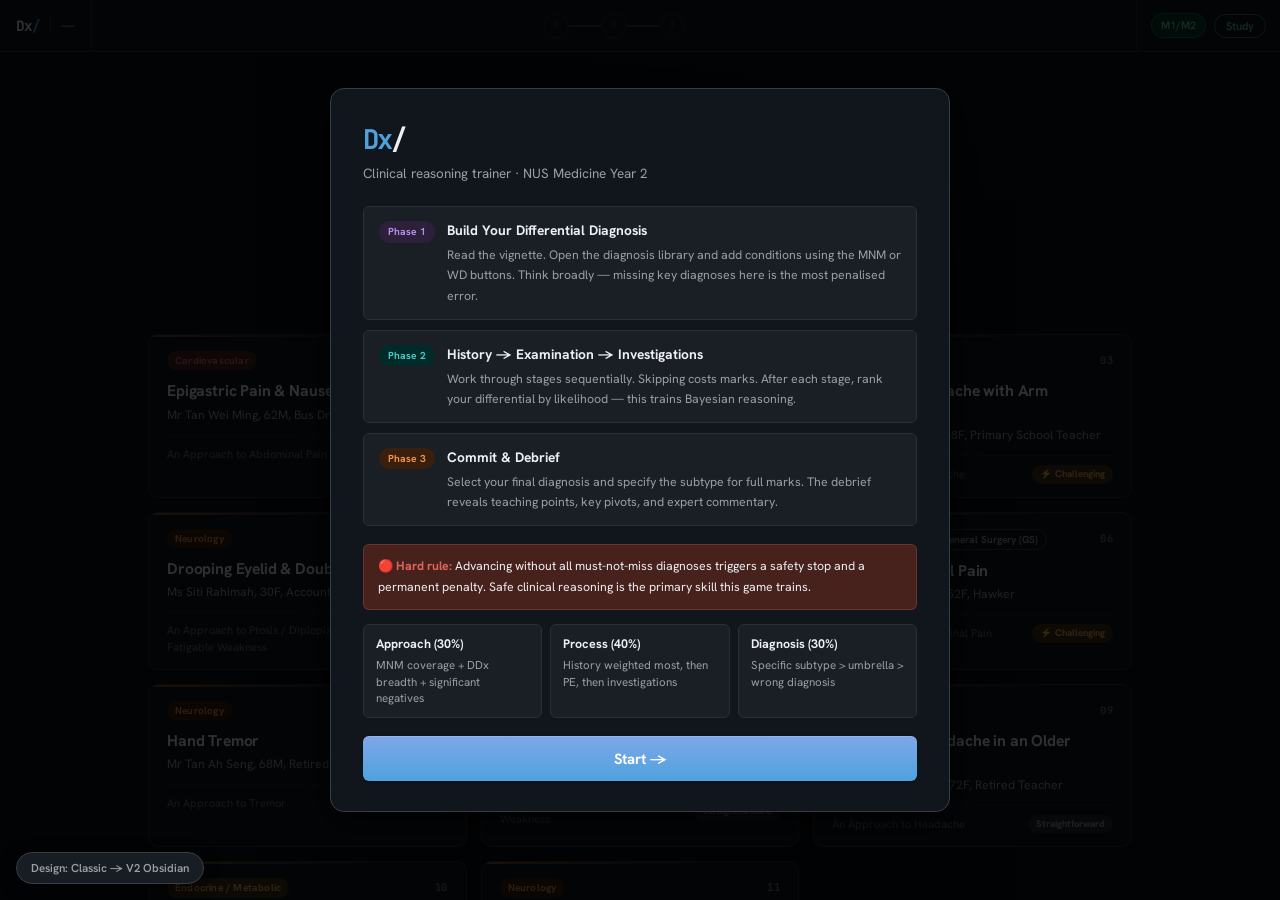
<file: index.html>
<!DOCTYPE html>
<html lang="en">
<head>
<meta charset="UTF-8">
<meta name="viewport" content="width=device-width, initial-scale=1.0">
<title>Dx/ — Clinical Reasoning</title>
<link href="https://fonts.googleapis.com/css2?family=Hanken+Grotesk:ital,wght@0,400;0,500;0,600;0,700;0,800;1,400&family=JetBrains+Mono:wght@400;500;700&display=swap" rel="stylesheet">
<link rel="stylesheet" href="style.css?v=20260709c">
<script>
/* Design compare: "classic" (style.css) · "v2" Obsidian Glass (style2.css) · "v3" Case File (style3.css).
   Runs before paint — no FOUC. Switch via the floating toggle, or ?design=classic|v2|v3 in the URL. */
(function(){
  var DESIGNS=['classic','v2','v3'];
  var NAMES={classic:'Classic',v2:'V2 Obsidian',v3:'V3 Case File'};
  var q=new URLSearchParams(location.search).get('design');
  if(DESIGNS.indexOf(q)>-1){try{localStorage.setItem('dxDesign',q)}catch(e){}}
  var d='classic';try{d=localStorage.getItem('dxDesign')||'classic'}catch(e){}
  if(DESIGNS.indexOf(q)>-1)d=q;
  if(DESIGNS.indexOf(d)<0)d='classic';
  function css(h){var l=document.createElement('link');l.rel='stylesheet';l.href=h;document.head.appendChild(l);}
  if(d==='v2'){
    document.documentElement.classList.add('v2');
    css('https://fonts.googleapis.com/css2?family=Inter:wght@400;500;600;700;800&family=Space+Grotesk:wght@500;600;700&display=swap');
    css('style2.css?v=20260703c');
  }else if(d==='v3'){
    document.documentElement.classList.add('v3');
    css('https://fonts.googleapis.com/css2?family=Fraunces:opsz,wght@9..144,500;9..144,600;9..144,700&family=IBM+Plex+Sans:wght@400;500;600;700&family=IBM+Plex+Mono:wght@400;500;600;700&display=swap');
    css('style3.css?v=20260703c');
  }
  window.addEventListener('DOMContentLoaded',function(){
    var next=DESIGNS[(DESIGNS.indexOf(d)+1)%DESIGNS.length];
    var b=document.createElement('button');b.id='designToggle';b.type='button';
    b.textContent='Design: '+NAMES[d]+' → '+NAMES[next];
    b.title='Cycle design languages (Classic / V2 Obsidian / V3 Case File)';
    b.onclick=function(){try{localStorage.setItem('dxDesign',next)}catch(e){}
      location.href=location.pathname;};
    document.body.appendChild(b);
  });
})();
</script>
</head>
<body>

<!-- ── LOADER ── -->
<div id="loader">
  <div class="ld-logo"><span>Dx</span>/</div>
  <div class="ld-msg" id="ldMsg">Loading cases…</div>
  <div id="ldErr" style="display:none;flex-direction:column;align-items:center;gap:8px">
    <div class="ld-err">Could not load <code>cases.json</code>. Running locally, use <code>python -m http.server</code> or upload the file below.</div>
    <label class="ld-upload">
      <div style="font-size:.82rem;font-weight:700;color:var(--accent);margin-bottom:4px">Select cases.json</div>
      <div style="font-size:.72rem;color:var(--muted)">Browse to your cases.json file</div>
      <input type="file" accept=".json" onchange="handleUpload(event)">
    </label>
  </div>
</div>

<!-- ── HOW TO PLAY MODAL ── -->
<div id="mover" class="hide">
  <div class="modal">
    <div class="m-logo"><span>Dx</span>/</div>
    <div class="m-sub">Clinical reasoning trainer · NUS Medicine Year 2</div>
    <div class="m-phases">
      <div class="mp"><span class="mp-badge p1">Phase 1</span>
        <div><div class="mp-title">Build Your Differential Diagnosis</div>
          <div class="mp-desc">Read the vignette. Open the diagnosis library and add conditions using the MNM or WD buttons. Think broadly — missing key diagnoses here is the most penalised error.</div>
        </div></div>
      <div class="mp"><span class="mp-badge p2">Phase 2</span>
        <div><div class="mp-title">History → Examination → Investigations</div>
          <div class="mp-desc">Work through stages sequentially. Skipping costs marks. After each stage, rank your differential by likelihood — this trains Bayesian reasoning.</div>
        </div></div>
      <div class="mp"><span class="mp-badge p3">Phase 3</span>
        <div><div class="mp-title">Commit &amp; Debrief</div>
          <div class="mp-desc">Select your final diagnosis and specify the subtype for full marks. The debrief reveals teaching points, key pivots, and expert commentary.</div>
        </div></div>
    </div>
    <div class="m-rule"><strong>🔴 Hard rule:</strong> Advancing without all must-not-miss diagnoses triggers a safety stop and a permanent penalty. Safe clinical reasoning is the primary skill this game trains.</div>
    <div class="m-scores">
      <div class="mscore"><div class="mscore-lbl">Approach (30%)</div><div class="mscore-desc">MNM coverage + DDx breadth + significant negatives</div></div>
      <div class="mscore"><div class="mscore-lbl">Process (40%)</div><div class="mscore-desc">History weighted most, then PE, then investigations</div></div>
      <div class="mscore"><div class="mscore-lbl">Diagnosis (30%)</div><div class="mscore-desc">Specific subtype &gt; umbrella &gt; wrong diagnosis</div></div>
    </div>
    <button class="m-start" onclick="closeModal()">Start →</button>
  </div>
</div>

<!-- ── YEAR LEVEL MODAL ── -->
<div id="yrmover" style="position:fixed;inset:0;background:rgba(0,0,0,.82);z-index:700;display:none;align-items:center;justify-content:center;padding:20px">
  <div class="yr-modal">
    <div class="yr-title"><span>Dx</span>/ — What year are you?</div>
    <div class="yr-sub">Sets your experience level. M1/M2 shows study aids and guidance. M3+ hides them to simulate clinical reasoning under exam conditions. Toggle anytime.</div>
    <div class="yr-opts">
      <button class="yr-opt" onclick="setLevel('m2')">
        <span class="yr-badge m2">M1/M2 Preclinical</span>
        <div class="yr-opt-title">Year 1–2 — Guided Mode</div>
        <div class="yr-opt-desc">Study aids visible: condition descriptions, significant negative labels, expert commentary, professor hints.</div>
      </button>
      <button class="yr-opt" onclick="setLevel('m3')">
        <span class="yr-badge m3">M3+ Clinical</span>
        <div class="yr-opt-title">Year 3 and above — Independent Mode</div>
        <div class="yr-opt-desc">Study aids hidden by default. Closer to clinical reasoning under exam conditions. Reveal aids anytime via the Study toggle.</div>
      </button>
    </div>
  </div>
</div>

<!-- ── RANKING MODAL ── -->
<div id="rank-modal" class="hide">
  <div class="rk-modal" id="rank-modal-inner"></div>
</div>

<!-- ── COMMAND PALETTE (⌘K, M3+) ── -->
<div id="palette" class="hide" onclick="if(event.target.id==='palette')closePalette()">
  <div class="pal" id="pal-inner"></div>
</div>

<!-- ── LIBRARY DRAWER ── -->
<div id="drawer-overlay" onclick="closeDrawer()"></div>
<div id="drawer">
  <div class="drw-hd">
    <span class="drw-title">Diagnosis Library</span>
    <button class="drw-close" onclick="closeDrawer()">✕ Close</button>
  </div>
  <div class="drw-tag-row study-aid">
    <span class="drw-tag-lbl">Add as:</span>
    <span class="dtag mnm">🔴 Must Not Miss</span>
    <span class="dtag wd">🟡 Working Dx</span>
  </div>
  <div class="lib-srch-wrap">
    <input class="lib-srch" id="libSrch" type="text" placeholder="Search all diagnoses…" autocomplete="off" oninput="renderLib()">
  </div>
  <div class="lib-sysrow" id="libFilters"></div>
  <div class="lib-body" id="libBody"></div>
</div>

<!-- ── MAIN APP ── -->
<div id="app">
  <div id="topbar">
    <div class="tb-left">
      <div class="tb-brand">Dx<span>/</span></div>
      <div class="tb-sep"></div>
      <div class="tb-cname" id="tbCname">—</div>
      <button class="tb-back" id="tbBack" onclick="stageBack()" style="display:none">← Back</button>
    </div>
    <div class="tb-phases" id="tbStages"></div>
    <div class="tb-right">
      <span class="tb-level m2" id="levelBadge" onclick="resetLevel()">M1/M2</span>
      <button class="mode-btn study" id="modeBtn" onclick="toggleMode()">Study</button>
      <button class="tb-quit" id="tbQuit" onclick="quitGame()" style="display:none">Quit</button>
    </div>
  </div>
  <div id="content"></div>
  <div id="stageToast" class="stage-toast hide" aria-live="polite"></div>
</div>

<script>
// ═══════════════════════════════════════════
// DIAGNOSIS LIBRARY DATA
// ═══════════════════════════════════════════
const DIAG_LIB = {
  "Cardiovascular":{ico:"❤️",diags:[
    {n:"Myocardial Infarction",u:true,subs:["Inferior STEMI","Anterior STEMI","Lateral STEMI","Posterior MI","NSTEMI"],mnm:true},
    {n:"Unstable Angina",mnm:true},{n:"Stable Angina",mnm:false},
    {n:"Aortic Dissection",u:true,subs:["Type A (heart end)","Type B (lower aorta)"],mnm:true,desc:"Tear in the inner wall of the main artery from the heart"},
    {n:"Aortic Aneurysm / Ruptured AAA",u:true,subs:["Intact Aortic Aneurysm","Ruptured Aortic Aneurysm"],mnm:true,desc:"Ballooning and potential rupture of the main abdominal artery"},
    {n:"Acute Pericarditis",mnm:false,desc:"Inflammation of the sac surrounding the heart"},
    {n:"Viral Myocarditis",mnm:true,desc:"Viral infection of the heart muscle itself"},
    {n:"Heart Failure",u:true,subs:["Left Heart Failure","Right Heart Failure","Cardiogenic Shock"],mnm:true,desc:"Heart cannot pump enough blood for the body's needs"},
    {n:"Cardiac Tamponade",mnm:true,desc:"Fluid compressing the heart from outside — stops it pumping"},
    {n:"Hypertensive Emergency",mnm:true,desc:"Dangerously high blood pressure causing organ damage"},
    {n:"Infective Endocarditis",mnm:true,desc:"Bacterial infection of the heart valves"},
    {n:"Deep Vein Thrombosis",mnm:false,desc:"Blood clot in a deep vein, usually in the leg"},
    {n:"Ventricular Tachycardia",mnm:true,desc:"Broad-complex tachyarrhythmia — can degenerate to VF; a can't-miss cause of palpitations"},
    {n:"Supraventricular Tachycardia (SVT)",mnm:false,desc:"Regular narrow-complex tachycardia — abrupt-onset palpitations"},
    {n:"Atrial Fibrillation",mnm:true,desc:"Irregularly irregular tachyarrhythmia — embolic stroke risk; can be the first sign of thyrotoxicosis"},
    {n:"Sinus Tachycardia",mnm:false,desc:"Fast regular sinus rhythm — usually secondary (anaemia, fever, anxiety, thyrotoxicosis)"},
  ]},
  "Respiratory":{ico:"🫁",diags:[
    {n:"Pulmonary Embolism",u:true,subs:["Massive PE (life-threatening)","Submassive PE","Small PE"],mnm:true,desc:"Blood clot blocking arteries in the lungs"},
    {n:"Pneumonia",u:true,subs:["Community-Acquired Pneumonia","Hospital-Acquired Pneumonia","Aspiration Pneumonia","Atypical Pneumonia"],mnm:false,desc:"Infection causing inflammation of the air sacs in the lungs"},
    {n:"Pneumothorax",u:true,subs:["Spontaneous Pneumothorax","Tension Pneumothorax (emergency)"],mnm:true,desc:"Air trapped between lung and chest wall"},
    {n:"Pleural Effusion",mnm:false,desc:"Fluid collection around the lungs"},
    {n:"Pleurisy",mnm:false,desc:"Inflammation of the lung lining — sharp pain with breathing"},
    {n:"Pulmonary Oedema",mnm:true,desc:"Fluid in the lungs, usually from heart failure"},
    {n:"COPD Exacerbation",mnm:false,desc:"Worsening of chronic obstructive pulmonary disease"},
    {n:"Asthma Exacerbation",mnm:true,desc:"Acute worsening of airway narrowing in asthma"},
    {n:"Lung Cancer",u:true,subs:["Adenocarcinoma","Squamous Cell Carcinoma of Lung","Small Cell Lung Cancer (SCLC)"],mnm:true},
    {n:"Pulmonary Tuberculosis",u:true,subs:["Primary TB","Post-primary TB","Miliary TB"],mnm:true},
  ]},
  "Gastrointestinal":{ico:"🍃",diags:[
    {n:"Peptic Ulcer Disease",u:true,subs:["Gastric Ulcer","Duodenal Ulcer","Perforated PUD (ulcer bursts)"],mnm:false,desc:"Sore/ulcer in the stomach or duodenum lining"},
    {n:"GORD / Acid Reflux",mnm:false,desc:"Stomach acid washing back up into the food pipe"},
    {n:"Acute Gastritis",mnm:false,desc:"Inflammation of the stomach lining"},
    {n:"Acute Pancreatitis",mnm:true,desc:"Sudden inflammation of the pancreas — severe upper abdominal pain"},
    {n:"Acute Cholecystitis",u:true,subs:["Acute Calculous Cholecystitis","Acute Acalculous Cholecystitis"],mnm:false,desc:"Inflamed gallbladder — calculous (gallstone-related, ~90%) or acalculous (critically ill, no stones)"},
    {n:"Biliary Colic",mnm:false,desc:"Crampy pain from a gallstone temporarily blocking the bile duct"},
    {n:"Choledocholithiasis",mnm:false,desc:"Gallstone stuck in the main bile duct — can cause jaundice"},
    {n:"Ascending Cholangitis",mnm:true,desc:"Infection of an obstructed bile duct — Charcot's triad (RUQ pain, fever, jaundice); a surgical emergency"},
    {n:"Gallstone Ileus",mnm:false,desc:"Mechanical small-bowel obstruction from a large gallstone eroding through a cholecystoenteric fistula"},
    {n:"Acute Appendicitis",mnm:true,desc:"Inflamed appendix — right lower abdominal pain"},
    {n:"Bowel Obstruction",u:true,subs:["Small Bowel Obstruction","Large Bowel Obstruction"],mnm:true,desc:"Blockage preventing bowel contents from passing"},
    {n:"Mesenteric Ischaemia",mnm:true,desc:"Loss of blood supply to the bowel — life-threatening emergency"},
    {n:"Hepatitis",u:true,subs:["Viral Hepatitis A","Viral Hepatitis B","Viral Hepatitis C","Alcoholic Hepatitis","Drug-induced Liver Injury"],mnm:false,desc:"Inflammation of the liver"},
    {n:"Oesophageal Spasm",mnm:false,desc:"Abnormal painful contractions of the food pipe"},
    {n:"Boerhaave Syndrome (Oesophageal Rupture)",mnm:true,desc:"Spontaneous tear of the food pipe — usually from severe vomiting"},
    {n:"Gastroenteritis",mnm:false,desc:"Stomach bug — vomiting and diarrhoea from infection"},
    {n:"Colorectal Cancer",mnm:false,desc:"Cancer of the large bowel or rectum"},
    {n:"Perforated Viscus",mnm:true,desc:"Any hollow organ that has burst — causes peritonitis"},
    {n:"Volvulus",mnm:true,desc:"Twisted bowel — cuts off blood supply and causes obstruction"},
  ]},
  "Renal":{ico:"🫘",diags:[
    {n:"Ureteric Colic / Kidney Stone",mnm:false,desc:"Kidney stone causing severe loin-to-groin pain"},
    {n:"Pyelonephritis",mnm:false,desc:"Bacterial infection of the kidney — fever and loin pain"},
    {n:"Acute Kidney Injury",mnm:false,desc:"Sudden loss of kidney function"},
    {n:"Urinary Tract Infection",mnm:false,desc:"Bacterial infection of the bladder or urethra"},
    {n:"Urinary Retention",mnm:false,desc:"Unable to pass urine — causes severe lower abdominal pain"},
  ]},
  "Endocrine / Metabolic":{ico:"⚗️",diags:[
    {n:"Diabetic Ketoacidosis (DKA)",mnm:true,desc:"Life-threatening complication of diabetes — high glucose, acid buildup"},
    {n:"Hyperosmolar Hyperglycaemic State (HHS)",mnm:true,desc:"Severe dehydration with very high glucose in diabetics"},
    {n:"Addisonian Crisis",mnm:true,desc:"Adrenal gland failure — cannot produce cortisol; causes collapse and low sodium"},
    {n:"Hypercalcaemia",mnm:false,desc:"Too much calcium — 'bones, stones, groans, psychic moans'"},
    {n:"Hypoglycaemia",mnm:true,desc:"Dangerously low blood sugar"},
    {n:"Thyroid Storm",mnm:true,desc:"Extreme overactivity of the thyroid — life-threatening"},
    {n:"Hyperthyroidism / Thyrotoxicosis",u:true,subs:["Graves' Disease","Toxic Multinodular Goitre","Toxic Adenoma","Thyroiditis (thyrotoxic phase)"],mnm:false,desc:"Overactive thyroid — weight loss, palpitations, tremor, heat intolerance"},
    {n:"Hypothyroidism",mnm:false,desc:"Underactive thyroid — can cause low sodium in severe cases"},
    {n:"Thyroid Eye Disease",mnm:false,desc:"Graves' orbitopathy — proptosis, lid retraction, restrictive diplopia (worse on gaze, not fatigable)"},
    {n:"SIADH",mnm:false,desc:"Syndrome of Inappropriate ADH — kidneys retain too much water, diluting blood sodium"},
    {n:"Diabetes Insipidus",mnm:false,desc:"Too little ADH effect — large volumes of dilute urine, high sodium"},
    {n:"Phaeochromocytoma",mnm:true,desc:"Adrenal tumour releasing adrenaline bursts — causes hypertensive crises"},
    {n:"Cushing's Syndrome",mnm:false,desc:"Excess cortisol — weight gain, proximal weakness, striae, hypertension"},
    {n:"Addison's Disease (chronic)",mnm:false,desc:"Chronic adrenal insufficiency — fatigue, weight loss, pigmentation, low sodium"},
    {n:"Primary Hyperaldosteronism (Conn's)",mnm:false,desc:"Excess aldosterone — hypertension with low potassium"},
    {n:"Primary Hyperparathyroidism",mnm:false,desc:"Excess PTH — most common cause of hypercalcaemia in outpatients"},
    {n:"Diabetes Mellitus",u:true,subs:["Type 1 Diabetes","Type 2 Diabetes"],mnm:false,desc:"Chronic high blood glucose from insulin deficiency or resistance"},
    {n:"Acromegaly",mnm:false,desc:"Excess growth hormone in adults — enlarged hands, feet, jaw"},
  ]},
  "Haematology":{ico:"🩸",diags:[
    {n:"Severe Anaemia",mnm:false,desc:"Very low haemoglobin — can cause breathlessness and cardiac stress"},
    {n:"Sickle Cell Crisis",mnm:false,desc:"Sickle-shaped red cells blocking small vessels — severe pain"},
    {n:"Acute Leukaemia",mnm:false,desc:"Rapidly progressing cancer of blood-forming cells"},
    {n:"DIC (Disseminated Intravascular Coagulation)",mnm:true,desc:"Runaway clotting consuming all clotting factors"},
    {n:"Antiphospholipid Syndrome",mnm:false,desc:"Autoimmune condition causing increased clotting tendency"},
  ]},
  "Neurology":{ico:"🧠",diags:[
    {n:"Subarachnoid Haemorrhage (SAH)",mnm:true,desc:"Bleeding around the brain — 'thunderclap headache' (worst of life, maximal at onset)"},
    {n:"Ischaemic Stroke",u:true,subs:["Thrombotic Stroke","Embolic Stroke","Lacunar Infarct"],mnm:true,desc:"Sudden loss of blood supply to part of the brain — FAST symptoms"},
    {n:"Haemorrhagic Stroke",mnm:true,desc:"Bleeding into the brain — severe headache, focal deficit"},
    {n:"Cerebral Venous Sinus Thrombosis (CVST)",mnm:true,desc:"Blood clot in veins draining the brain — progressive headache; associated with OCP use"},
    {n:"TIA (Transient Ischaemic Attack)",mnm:true,desc:"Mini-stroke — temporary FAST symptoms under 24h; high early stroke risk"},
    {n:"Meningitis",u:true,subs:["Bacterial Meningitis (emergency)","Viral Meningitis","TB Meningitis"],mnm:true,desc:"Infection of the brain lining — headache, fever, neck stiffness"},
    {n:"Viral Encephalitis / Herpes Encephalitis",mnm:true,desc:"Viral infection of the brain — confusion, seizures, fever"},
    {n:"Brain Abscess",mnm:true,desc:"Collection of pus in the brain — headache, fever, focal deficit"},
    {n:"Idiopathic Intracranial Hypertension (IIH)",mnm:false,desc:"Raised intracranial pressure without a mass — young overweight women"},
    {n:"Migraine",u:true,subs:["Migraine with Aura","Migraine without Aura","Hemiplegic Migraine"],mnm:false,desc:"Recurrent severe headache — diagnosis of exclusion"},
    {n:"Tension Headache",mnm:false,desc:"Most common headache — bilateral pressing sensation; diagnosis of exclusion"},
    {n:"Cluster Headache",mnm:false,desc:"Severe unilateral headache around the eye — occurs in clusters"},
    {n:"Trigeminal Neuralgia",mnm:false,desc:"Brief, electric-shock-like facial pain in a trigeminal division — triggered by touch/chewing"},
    {n:"Medication-Overuse Headache",mnm:false,desc:"Chronic daily headache from frequent analgesic/triptan use"},
    {n:"Cervicogenic Headache",mnm:false,desc:"Headache referred from the cervical spine — neck movement provokes it"},
    {n:"Acute Angle-Closure Glaucoma",mnm:true,desc:"Sudden rise in intraocular pressure — painful red eye, headache, haloes, vomiting; sight-threatening"},
    {n:"Brain Tumour (Space-Occupying Lesion)",mnm:true,desc:"Mass lesion — progressive headache, focal deficit, raised ICP features"},
    {n:"Raised Intracranial Pressure",mnm:true,desc:"Increased pressure inside the skull — headache, vomiting, papilloedema"},
    {n:"Spinal Radiculopathy",mnm:false,desc:"Pinched nerve causing pain radiating to chest or abdomen"},
    {n:"Herpes Zoster / Shingles (pre-rash)",mnm:false,desc:"Reactivation of chickenpox virus — dermatomal pain before the rash appears"},
    {n:"Parkinson's Disease",mnm:false,desc:"Resting tremor, bradykinesia, rigidity — asymmetrical onset"},
    {n:"Essential Tremor",mnm:false,desc:"Symmetrical action/postural tremor — improves with alcohol, family history"},
    {n:"Drug-Induced Parkinsonism",mnm:false,desc:"Parkinsonism from dopamine-blocking drugs (e.g. antipsychotics, metoclopramide) — reversible; normal DaTscan"},
    {n:"Vascular Parkinsonism",mnm:false,desc:"Lower-body parkinsonism from small-vessel disease — stepwise course, gait-predominant, poor levodopa response"},
    {n:"Parkinson-plus Syndrome",u:true,subs:["Progressive Supranuclear Palsy (PSP)","Multiple System Atrophy (MSA)"],mnm:false,desc:"Atypical parkinsonism with early falls/gaze palsy (PSP) or early autonomic failure (MSA) — poor levodopa response"},
    {n:"Wilson's Disease",mnm:true,desc:"Copper accumulation in the young (<40) — tremor/dystonia, Kayser-Fleischer rings; treatable, must not miss"},
    {n:"Normal Pressure Hydrocephalus",mnm:false,desc:"Triad of gait apraxia, urinary incontinence and dementia — treatable with shunting"},
    {n:"Multiple Sclerosis",mnm:false,desc:"Demyelination disseminated in time and space — e.g. optic neuritis, limb weakness"},
    {n:"Clinically Isolated Syndrome",mnm:false,desc:"A first demyelinating episode not yet meeting full dissemination criteria for MS"},
    {n:"Subacute Combined Degeneration of the Cord (B12)",mnm:false,desc:"B12 deficiency damaging dorsal columns and corticospinal tracts — sensory ataxia, UMN signs"},
    {n:"Myasthenia Gravis",mnm:true,desc:"Fatigable weakness, ptosis, diplopia — myasthenic crisis causes respiratory failure"},
    {n:"Myasthenic Crisis",mnm:true,desc:"Severe MG with respiratory muscle weakness — neuromuscular respiratory failure; monitor FVC"},
    {n:"Lambert-Eaton Myasthenic Syndrome",mnm:false,desc:"Antibodies to presynaptic calcium channels — proximal weakness that improves with use; paraneoplastic (SCLC)"},
    {n:"Botulism",mnm:true,desc:"Clostridial toxin blocking ACh release — descending paralysis, dilated pupils, dry mouth"},
    {n:"Third Nerve Palsy",mnm:true,desc:"Oculomotor palsy — ptosis + 'down-and-out' eye; a painful, pupil-involving palsy suggests a posterior communicating artery aneurysm"},
    {n:"Guillain–Barré Syndrome",mnm:true,desc:"Ascending weakness and areflexia after infection — risk of respiratory failure"},
    {n:"Temporal Arteritis (Giant Cell Arteritis)",mnm:true,desc:"Large-vessel vasculitis — new headache, jaw claudication, sight-threatening"},
    {n:"Motor Neuron Disease (ALS)",mnm:false,desc:"Mixed upper and lower motor neuron signs, no sensory loss"},
    {n:"Peripheral Neuropathy",mnm:false,desc:"Glove-and-stocking sensory loss/weakness — e.g. diabetic, B12 deficiency"},
    {n:"Chronic Inflammatory Demyelinating Polyneuropathy (CIDP)",mnm:false,desc:"GBS's chronic counterpart — progressive/relapsing weakness over >8 weeks"},
    {n:"Transverse Myelitis",mnm:true,desc:"Inflammation across the cord — bilateral weakness with a sensory level and sphincter involvement"},
    {n:"Hypokalaemic Periodic Paralysis",mnm:false,desc:"Episodic flaccid weakness from low potassium — reversible; check and replace K⁺"},
    {n:"Bell's Palsy",mnm:false,desc:"Acute lower motor neuron facial weakness — forehead involved"},
    {n:"Epilepsy / Seizure Disorder",mnm:false,desc:"Recurrent unprovoked seizures"},
    {n:"Spinal Cord Compression",mnm:true,desc:"Cord compression — weakness, sensory level, sphincter disturbance; neurosurgical emergency"},
    {n:"Cauda Equina Syndrome",mnm:true,desc:"Lumbosacral nerve root compression — saddle anaesthesia, urinary retention; emergency"},
    {n:"Wernicke's Encephalopathy",mnm:true,desc:"Thiamine deficiency — confusion, ophthalmoplegia, ataxia; give thiamine urgently"},
    {n:"Dementia",u:true,subs:["Alzheimer's Disease","Vascular Dementia","Lewy Body Dementia","Frontotemporal Dementia"],mnm:false,desc:"Progressive cognitive decline affecting function"},
    {n:"Functional Neurological Disorder",mnm:false,desc:"Genuine neurological symptoms inconsistent with organic disease — diagnosis needs positive signs"},
  ]},
  "MSK / Rheumatology":{ico:"🦴",diags:[
    {n:"Costochondritis",mnm:false,desc:"Inflammation of rib cartilage — reproducible chest wall tenderness"},
    {n:"Rib Fracture / Chest Wall Injury",mnm:false,desc:"Broken rib — pain worsened by breathing and palpation"},
    {n:"Abdominal Wall Muscle Strain",mnm:false,desc:"Pulled abdominal muscle — reproduced by contracting muscles"},
    {n:"Psoas Abscess",mnm:false,desc:"Abscess in the hip-flexor muscle — hip/groin/abdominal pain"},
    {n:"SLE (Systemic Lupus Erythematosus)",mnm:false,desc:"Autoimmune disease affecting multiple organs"},
    {n:"Polymyalgia Rheumatica",mnm:false,desc:"Proximal shoulder/hip girdle pain and stiffness in the over-50s — associated with giant cell arteritis"},
    {n:"Reactive Arthritis",mnm:false},
  ]},
  "Reproductive":{ico:"🌸",diags:[
    {n:"Ectopic Pregnancy",mnm:true,desc:"Pregnancy outside the uterus — rupture is life-threatening"},
    {n:"Ovarian Torsion",mnm:true,desc:"Ovary twisting and cutting off its own blood supply — severe pelvic pain"},
    {n:"Pelvic Inflammatory Disease",mnm:false,desc:"Infection of the uterus, fallopian tubes, or ovaries"},
    {n:"Endometriosis",mnm:false,desc:"Uterine lining tissue growing outside the uterus"},
    {n:"Threatened Miscarriage",mnm:false},
    {n:"Pre-eclampsia / Eclampsia",mnm:true,desc:"High blood pressure in pregnancy — can cause severe headache and seizures"},
  ]},
  "Microbiology / Infectious":{ico:"🦠",diags:[
    {n:"Sepsis",mnm:true,desc:"Life-threatening organ dysfunction from the body's response to infection"},
    {n:"Spontaneous Bacterial Peritonitis",mnm:true,desc:"Infection of abdominal fluid — in liver cirrhosis patients"},
    {n:"Typhoid Fever",mnm:false,desc:"Bacterial infection from contaminated food/water — fever and abdominal pain"},
    {n:"Malaria",mnm:true,desc:"Parasitic infection from mosquito bite — always ask about travel history"},
    {n:"Dengue Fever",mnm:false,desc:"Viral infection from mosquito bite — common in Singapore"},
    {n:"Sinusitis",mnm:false,desc:"Infection of the sinuses — facial pain and headache"},
  ]},
  "Psychiatry / Functional":{ico:"💭",diags:[
    {n:"Panic Disorder / Acute Anxiety",mnm:false,desc:"Intense anxiety causing chest tightness and breathlessness — can mimic cardiac events"},
    {n:"Functional Abdominal Pain / IBS",mnm:false,desc:"Abdominal pain without organic cause — diagnosis of exclusion"},
    {n:"Somatic Symptom Disorder",mnm:false,desc:"Physical symptoms driven by psychological distress — requires exclusion of organic disease first"},
  ]},
};

// Neuro anatomical localisation (Dr Derek's "where is the lesion?" framing) — CNS vs PNS, with a sub-region hint.
// Drives the M1/2 differential-library grouping for the Neurology system only.
const NEURO_LOC={
  "Subarachnoid Haemorrhage (SAH)":["CNS","Meninges / vessels"],
  "Ischaemic Stroke":["CNS","Brain — vascular"],
  "Haemorrhagic Stroke":["CNS","Brain — vascular"],
  "Cerebral Venous Sinus Thrombosis (CVST)":["CNS","Cerebral veins"],
  "TIA (Transient Ischaemic Attack)":["CNS","Brain — vascular"],
  "Meningitis":["CNS","Meninges"],
  "Viral Encephalitis / Herpes Encephalitis":["CNS","Brain — cortex"],
  "Brain Abscess":["CNS","Brain"],
  "Idiopathic Intracranial Hypertension (IIH)":["CNS","CSF / pressure"],
  "Brain Tumour (Space-Occupying Lesion)":["CNS","Brain"],
  "Raised Intracranial Pressure":["CNS","CSF / pressure"],
  "Parkinson's Disease":["CNS","Basal ganglia"],
  "Essential Tremor":["CNS","Tremor network"],
  "Drug-Induced Parkinsonism":["CNS","Basal ganglia"],
  "Vascular Parkinsonism":["CNS","Basal ganglia"],
  "Parkinson-plus Syndrome":["CNS","Basal ganglia / brainstem"],
  "Wilson's Disease":["CNS","Basal ganglia"],
  "Normal Pressure Hydrocephalus":["CNS","CSF / pressure"],
  "Multiple Sclerosis":["CNS","White matter — multifocal"],
  "Clinically Isolated Syndrome":["CNS","White matter"],
  "Subacute Combined Degeneration of the Cord (B12)":["CNS","Spinal cord"],
  "Transverse Myelitis":["CNS","Spinal cord"],
  "Spinal Cord Compression":["CNS","Spinal cord"],
  "Motor Neuron Disease (ALS)":["CNS","Motor neurons — UMN+LMN"],
  "Wernicke's Encephalopathy":["CNS","Brainstem / diencephalon"],
  "Dementia":["CNS","Brain — cortex"],
  "Epilepsy / Seizure Disorder":["CNS","Brain — cortex"],
  "Spinal Radiculopathy":["PNS","Nerve root"],
  "Cauda Equina Syndrome":["PNS","Nerve roots — cauda equina"],
  "Herpes Zoster / Shingles (pre-rash)":["PNS","Dorsal root ganglion"],
  "Third Nerve Palsy":["PNS","Cranial nerve III"],
  "Trigeminal Neuralgia":["PNS","Cranial nerve V"],
  "Bell's Palsy":["PNS","Cranial nerve VII"],
  "Guillain–Barré Syndrome":["PNS","Nerve / root — demyelinating"],
  "Chronic Inflammatory Demyelinating Polyneuropathy (CIDP)":["PNS","Nerve — demyelinating"],
  "Peripheral Neuropathy":["PNS","Nerve"],
  "Myasthenia Gravis":["PNS","NMJ — postsynaptic"],
  "Myasthenic Crisis":["PNS","NMJ — postsynaptic"],
  "Lambert-Eaton Myasthenic Syndrome":["PNS","NMJ — presynaptic"],
  "Botulism":["PNS","NMJ — presynaptic"],
  "Hypokalaemic Periodic Paralysis":["PNS","Muscle / end-organ"],
  "Migraine":["Other","Primary headache"],
  "Tension Headache":["Other","Primary headache"],
  "Cluster Headache":["Other","Primary headache"],
  "Medication-Overuse Headache":["Other","Secondary headache"],
  "Cervicogenic Headache":["Other","Secondary headache"],
  "Temporal Arteritis (Giant Cell Arteritis)":["Other","Vasculitis / headache"],
  "Acute Angle-Closure Glaucoma":["Other","Eye / end-organ"],
  "Functional Neurological Disorder":["Other","Non-organic"],
};

// ═══════════════════════════════════════════
// STATE
// ═══════════════════════════════════════════
function getMNMName(m){return typeof m==='string'?m:(m.name||m);}
function getMNMTier(m){return typeof m==='string'?1:(m.tier||1);}

let CASES = [];
let G = null;
let libFilter = '';
let libSysOpen = {};
let studyMode = true;
let playerLevel = null;
let dragSrc = null;
let rdragSrc = null;
let debriefTab = 'score';

const STAGES = ['setup','history','pe','basic','advanced','commit','debrief'];
const STAGE_LBL = {setup:'Differential',history:'History',pe:'Examination',basic:'Investigations',advanced:'Advanced Inv',commit:'Commit',debrief:'Debrief'};
const COST_LBL = {free:'Free',low:'Low cost',mid:'Moderate cost',high:'High cost'};
const COST_PEN = {free:0,low:0,mid:5,high:10};
const CAT_LBL = {history:'History',pe:'Examination',basic:'Basic Inv',advanced:'Advanced Inv'};

function freshG(idx){
  return{
    caseIdx:idx,stage:'setup',
    diff:[],
    phase1Names:null,
    done:{h:[],pe:[],b:[],a:[]},
    orderLog:[],_maxRank:0,
    rankSnaps:[],pendingRank:null,
    nudge:null,profOpen:false,
    commitSel:null,commitSub:null,
    secondaryCommit:null,
    hardPenalty:0,
    softMissPenalty:0,
    skipped:new Set(),
    pb:{hRel:0,hTotal:0,peRel:0,peTotal:0,biRel:0,biTotal:0,aiPen:0},
    sigNegsEarned:new Set(),
    finalScore:null,
    liveScore:{a:0,p:0,d:0,_mnmOk:0,_expOk:0,_rx:0,_demote:0},
  };
}

// ═══════════════════════════════════════════
// BOOT / LOAD
// ═══════════════════════════════════════════
async function loadCases(){
  let data;
  for(const path of ['cases.json','../dx/cases.json']){
    try{
      const r=await fetch(path);
      if(!r.ok)continue;
      data=await r.json();
      break;
    }catch(e){}
  }
  if(data){initCases(data);}
  else{
    document.getElementById('ldMsg').style.display='none';
    document.getElementById('ldErr').style.display='flex';
  }
}
function handleUpload(e){
  const f=e.target.files[0];if(!f)return;
  const rd=new FileReader();
  rd.onload=ev=>{try{initCases(JSON.parse(ev.target.result));}catch{document.getElementById('ldMsg').textContent='Invalid JSON file.';}};
  rd.readAsText(f);
}
function initCases(data){
  CASES=data.cases||[];
  document.getElementById('loader').classList.add('hide');
  document.getElementById('mover').classList.remove('hide');
  buildLibFilters();render();
}

// ═══════════════════════════════════════════
// MODE / LEVEL
// ═══════════════════════════════════════════
function toggleMode(){
  studyMode=!studyMode;
  document.body.classList.toggle('exam',!studyMode);
  const b=document.getElementById('modeBtn');
  b.className='mode-btn '+(studyMode?'study':'exam');
  b.textContent=studyMode?'Study':'Exam';
}
function applyLevelMode(){
  if(playerLevel==='m3'){
    studyMode=false;
    document.body.classList.add('exam','m3');
    document.body.classList.remove('m2');
    libSysOpen={};
  }else{
    studyMode=true;
    document.body.classList.remove('exam','m3');
    document.body.classList.add('m2');
    Object.keys(DIAG_LIB).forEach(s=>{libSysOpen[s]=true;});
  }
  const b=document.getElementById('modeBtn');
  if(b){b.className='mode-btn '+(studyMode?'study':'exam');b.textContent=studyMode?'Study':'Exam';}
  const lv=document.getElementById('levelBadge');
  if(lv){lv.className='tb-level '+(playerLevel||'m2');lv.textContent=playerLevel==='m3'?'M3+':'M1/M2';}
}
function closeModal(){document.getElementById('mover').classList.add('hide');}

// ═══════════════════════════════════════════
// DRAWER
// ═══════════════════════════════════════════
function openDrawer(){
  if(!G)return;
  renderLib();
  document.getElementById('drawer').classList.add('open');
  document.getElementById('drawer-overlay').classList.add('open');
  setTimeout(()=>document.getElementById('libSrch')?.focus(),120);
}
function closeDrawer(){
  document.getElementById('drawer').classList.remove('open');
  document.getElementById('drawer-overlay').classList.remove('open');
}

// ═══════════════════════════════════════════
// LIBRARY
// ═══════════════════════════════════════════
function buildLibFilters(){
  document.getElementById('libFilters').innerHTML=
    `<div class="lsf on" onclick="setLibFilt('')">All</div>`+
    Object.keys(DIAG_LIB).map(s=>`<div class="lsf" onclick="setLibFilt('${escJs(s)}')">${DIAG_LIB[s].ico} ${s.split('/')[0].trim()}</div>`).join('');
}
function setLibFilt(f){
  libFilter=f;
  document.querySelectorAll('.lsf').forEach((c,i)=>{
    c.classList.remove('on');
    if(!f&&i===0)c.classList.add('on');
    else if(f&&i>0&&c.textContent.includes(f.split('/')[0].trim()))c.classList.add('on');
  });
  renderLib();
}
function renderLib(){
  const container=document.getElementById('libBody');
  if(!container)return;
  const q=(document.getElementById('libSrch')?.value||'').toLowerCase().trim();
  const added=G?new Set(G.diff.map(d=>d.n)):new Set();
  const keys=libFilter?[libFilter]:Object.keys(DIAG_LIB);
  let html='';
  const NEURO_REGIONS=[['CNS','Central nervous system'],['PNS','Peripheral nervous system'],['Other','Non-localising / other']];
  keys.forEach(sys=>{
    const data=DIAG_LIB[sys];if(!data)return;
    const matched=data.diags.filter(d=>{
      const nm=!q||d.n.toLowerCase().includes(q);
      const sm=d.subs&&d.subs.some(s=>s.toLowerCase().includes(q));
      return nm||sm;
    });
    if(!matched.length)return;
    let dhtml='';
    if(sys==='Neurology'){
      // Anatomical "where is the lesion?" grouping — CNS vs PNS first, sub-region hint on each row.
      dhtml+=`<div class="lneuro-note">Localise first — <b>where</b> is the lesion? Then <b>what</b>, then <b>when</b> (acute vs chronic).</div>`;
      NEURO_REGIONS.forEach(([reg,lbl])=>{
        const inReg=matched.filter(d=>((NEURO_LOC[d.n]||['Other'])[0])===reg);
        if(!inReg.length)return;
        dhtml+=`<div class="lneuro-grp ${reg.toLowerCase()}">${lbl}</div>`;
        inReg.forEach(d=>{dhtml+=libDiagRow(d,q,added,(NEURO_LOC[d.n]||[])[1]||'');});
      });
    }else{
      matched.forEach(d=>{dhtml+=libDiagRow(d,q,added,'');});
    }
    const sOpen=libSysOpen[sys]||q;
    html+=`<div class="lsys">
      <div class="lsys-hd" onclick="toggleLibSys('${escJs(sys)}')">
        <div class="lsys-ico">${data.ico}</div>
        <div class="lsys-nm">${sys}</div>
        <div class="lsys-arr${sOpen?' open':''}">▶</div>
      </div>
      <div class="ldiags${sOpen?' open':''}">${dhtml}</div>
    </div>`;
  });
  container.innerHTML=html||`<div style="padding:14px;font-size:.74rem;color:var(--muted2);text-align:center;font-style:italic">No matches</div>`;
}
// One library row (+ its subtype rows). locSub = optional anatomical sub-region tag (neuro).
function libDiagRow(d,q,added,locSub){
  const ad=added.has(d.n);
  const hasSubs=d.subs&&d.subs.length;
  const subOpen=libSysOpen[d.n];
  let h=`<div class="lrow">
    <div class="lrow-txt">
      <div class="lrow-nm${ad?' added':''}">${hlQ(d.n,q)}${locSub?`<span class="lrow-loc">${locSub}</span>`:''}</div>
      ${d.desc?`<div class="lrow-desc">${d.desc}</div>`:''}
    </div>
    ${hasSubs?`<div class="lrow-exp${subOpen?' open':''}" onclick="event.stopPropagation();toggleLibSub('${escJs(d.n)}')">▶</div>`:''}
    <div class="lrow-btns">
      ${ad
        ?'<span class="lrow-added">✓ Added</span>'
        :`<button class="lrow-addbtn mnm" onclick="addToDiff('${escJs(d.n)}','mnm')">MNM</button>
           <button class="lrow-addbtn wd" onclick="addToDiff('${escJs(d.n)}','wd')">WD</button>`
      }
    </div>
  </div>`;
  if(hasSubs&&(subOpen||q)){
    d.subs.forEach(st=>{
      if(q&&!st.toLowerCase().includes(q))return;
      const sa=added.has(st);
      h+=`<div class="lrow sub">
        <div class="lrow-txt"><div class="lrow-nm${sa?' added':''}">${hlQ(st,q)}</div></div>
        <div class="lrow-btns">
          ${sa
            ?'<span class="lrow-added">✓</span>'
            :`<button class="lrow-addbtn mnm" onclick="addToDiff('${escJs(st)}','mnm')">MNM</button>
               <button class="lrow-addbtn wd" onclick="addToDiff('${escJs(st)}','wd')">WD</button>`
          }
        </div>
      </div>`;
    });
  }
  return h;
}
function toggleLibSys(s){libSysOpen[s]=!libSysOpen[s];renderLib();}
function toggleLibSub(n){libSysOpen[n]=!libSysOpen[n];renderLib();}
function hlQ(s,q){if(!q)return s;return s.replace(new RegExp(`(${escRe(q)})`,'gi'),'<strong>$1</strong>');}

// ═══════════════════════════════════════════
// TOPBAR
// ═══════════════════════════════════════════
function buildTopbar(){
  const cas=G?CASES[G.caseIdx]:null;
  document.getElementById('tbCname').textContent=cas?cas.title:'—';

  const stage=G?G.stage:null;
  // Back (M2 guided mode only, once past the differential) + Quit (any time in-game)
  const backBtn=document.getElementById('tbBack'),quitBtn=document.getElementById('tbQuit');
  if(backBtn)backBtn.style.display=(G&&playerLevel==='m2'&&['history','pe','basic','advanced','commit'].includes(stage))?'inline-flex':'none';
  if(quitBtn)quitBtn.style.display=G?'inline-flex':'none';
  const p2stages=['history','pe','basic'];
  const p2idx=p2stages.indexOf(stage);
  const p1done=stage&&stage!=='setup';
  const p2done=stage==='commit'||stage==='debrief';
  const p3done=stage==='debrief';

  function dotClass(phase){
    if(!G)return 'pdot locked';
    if(phase===1)return 'pdot '+(stage==='setup'?'active':(p1done?'done':'locked'));
    if(phase===2)return 'pdot '+(p2idx>=0?'active':(p2done?'done':(p1done?'':'locked')));
    if(phase===3)return 'pdot '+(stage==='commit'||stage==='debrief'?'active':'locked');
    return 'pdot locked';
  }
  function lineClass(after){
    if(!G)return 'pline';
    if(after===1)return 'pline '+(p2done?'done':(p2idx>=0||p1done?'active':''));
    if(after===2)return 'pline '+(p3done?'done':(stage==='commit'||stage==='debrief'?'active':''));
    return 'pline';
  }
  const subDots=p2stages.map((s,i)=>{
    let cls='psdot';
    if(p2done||i<p2idx)cls+=' ps-done';
    else if(i===p2idx)cls+=' ps-active';
    return`<span class="${cls}"></span>`;
  }).join('');
  const p2SubHtml=(p2idx>=0)?`<span class="pdot-subs">${subDots}</span>`:'';

  document.getElementById('tbStages').innerHTML=`
    <div class="${dotClass(1)}">${p1done&&stage!=='setup'?'✓':'1'}</div>
    <div class="${lineClass(1)}"></div>
    <div class="${dotClass(2)}">${p2done?'✓':'2'}${p2SubHtml}</div>
    <div class="${lineClass(2)}"></div>
    <div class="${dotClass(3)}">${p3done?'✓':'3'}</div>`;
}

// ═══════════════════════════════════════════
// RENDER ROUTER
// ═══════════════════════════════════════════
function render(){
  buildTopbar();
  if(!G){renderWelcome();return;}
  calcLiveScore();
  const s=G.stage;
  if(s==='setup'||s==='history'||s==='pe'||s==='basic'||s==='advanced')renderWorkstation(s);
  else if(s==='commit')renderCommit();
  else if(s==='debrief')renderDebrief();
}

// ═══════════════════════════════════════════
// CLINICAL WORKSTATION (Concept A) — core case-play shell
// ═══════════════════════════════════════════
function wsPhases(){return[['setup','Vignette'],['history','History'],['pe','Examination'],['basic','Investigations'],['commit','Commit']];}
function wsStageCount(key){
  const m={history:[G.done.h,'history'],pe:[G.done.pe,'pe'],basic:[G.done.b,'basic'],advanced:[G.done.a,'advanced']}[key];
  if(!m)return null;
  const total=((CASES[G.caseIdx]||{})[m[1]]||[]).length;
  return m[0].length+'/'+total;
}
const NEXT_SHORT={setup:'Begin: History →',history:'Next: Examination →',pe:'Next: Investigations →',basic:'Proceed to Commit →',advanced:'Proceed to Commit →'};
function wsBanner(cas,stage){
  const d=cas.demographics||{};
  const nm=d.name||(cas.patient||'').split(',')[0]||'Patient';
  const initials=(nm.split(/\s+/).map(w=>w[0]).slice(0,2).join('')||'P').toUpperCase();
  const sub=[(d.age&&d.sex)?d.age+d.sex:'',d.occupation,d.mrn?'MRN '+d.mrn:''].filter(Boolean).join(' · ');
  const v=cas.vitals||{};
  const cells=[['HR',v.hr],['BP',v.bp],['SpO₂',v.spo2],['RR',v.rr],['Temp',v.temp]].filter(c=>c[1]&&c[1].value)
    .map(([lbl,val])=>`<div class="ws-vital${val.abnormal?' abn':''}"><div class="ws-vital-lbl">${lbl}</div><div class="ws-vital-val">${val.value}</div></div>`).join('');
  const nextBtn=stage==='setup'
    ?`<button class="ws-next" onclick="toHistory()">${NEXT_SHORT.setup}</button>`
    :NEXT_SHORT[stage]?`<button class="ws-next" onclick="doneStage('${stage}')">${NEXT_SHORT[stage]}</button>`:'';
  return`<div class="ws-banner">
    <div class="ws-id"><div class="ws-avatar">${initials}</div>
      <div class="ws-id-txt"><div class="ws-id-nm">${nm}</div><div class="ws-id-sub">${sub}</div></div></div>
    <div class="ws-vitals">${cells}</div>
    <div class="ws-mode"><span class="ws-mode-dot"></span>${playerLevel==='m3'?'M3+':'M1/M2'} · ${studyMode?'Study':'Exam'}</div>
    ${nextBtn}
  </div>`;
}
// Always-visible stage stepper. Investigations shown as one step (Basic/Advanced sectioned within) to match the merged-but-sectioned direction.
function wsStepper(stage){
  const steps=[['history','History'],['pe','Examination'],['inv','Investigations'],['dx','Diagnosis']];
  const idxByStage={setup:-1,history:0,pe:1,basic:2,advanced:2,commit:3,debrief:3};
  const cur=idxByStage[stage]!=null?idxByStage[stage]:-1;
  return`<div class="ws-stepper">`+steps.map((s,i)=>{
    const cls=i<cur?'done':i===cur?'active':'upcoming';
    const sub='';
    const line=i<steps.length-1?`<span class="ws-step-line ${i<cur?'done':''}"></span>`:'';
    return`<div class="ws-step ${cls}"><span class="ws-step-dot">${i<cur?'✓':i+1}</span><span class="ws-step-lbl">${s[1]}${sub}</span></div>${line}`;
  }).join('')+`</div>`;
}
function wsElicited(cas){
  // Allergies/background are only "known" once the student has taken the relevant history
  const labels=(G.done.h||[]).map(id=>(((cas.history||[]).find(i=>i.id===id))||{}).lbl||'').join(' | ').toLowerCase();
  return{
    allergies:/allerg|medication/.test(labels),
    background:/past medical|background|social|family|smok|occupation|drug history/.test(labels)
  };
}
function wsChart(cas,stage){
  const cur=wsPhases().findIndex(p=>p[0]===stage);
  const nav=wsPhases().map((p,i)=>{
    const st=i<cur?'done':i===cur?'active':'locked';
    const tick=st==='done'?'✓':'';
    const clickable=st!=='locked';
    const rev=G._review===p[0]?' reviewing':'';
    return`<div class="ws-nav-row ${st}${clickable?' clickable':''}${rev}"${clickable?` onclick="reviewStage('${p[0]}')"`:''}><span class="ws-nav-sq"></span><span class="ws-nav-lbl">${p[1]}</span><span class="ws-nav-meta">${tick}</span></div>`;
  }).join('');
  const el=wsElicited(cas);
  const allergyCard=el.allergies?`<div class="ws-card"><div class="ws-card-lbl">Allergies</div><span class="ws-allergy">${cas.allergies||'NKDA'}</span></div>`:'';
  const bgCard=el.background?`<div class="ws-card"><div class="ws-card-lbl">Background</div><div class="ws-chips">${(cas.background||[]).map(b=>`<span class="ws-chip">${b}</span>`).join('')||'<span class="ws-chip">—</span>'}</div></div>`:'';
  return`<div class="ws-chart">
    ${allergyCard}${bgCard}
    <div class="ws-card"><div class="ws-card-lbl">Encounter</div><div class="ws-nav">${nav}</div></div>
  </div>`;
}
function wsRail(cas,stage){
  const allMNMs=(cas.caseMNMs||[]).map(getMNMName);
  const active=G.diff.filter(d=>!d.elim);
  const covered=allMNMs.filter(m=>active.some(d=>normMatch(d.n,m)));
  const total=allMNMs.length,cov=covered.length;
  const cls=total&&cov===total?'ok':cov>=total*.5?'warn':'bad';
  const segs=allMNMs.map(m=>`<span class="ws-cov-seg ${covered.includes(m)?'on':''}"></span>`).join('');
  const cta=stage==='setup'
    ?`<button class="ws-cta" onclick="toHistory()">Take History →</button>`
    :`<button class="ws-cta" onclick="doneStage('${stage}')">${DONE_BTN[stage]}</button>`;
  return`<div class="ws-rail">
    <div class="ws-rail-hd">
      <div class="ws-rail-top"><span class="ws-rail-title">Differential</span>${total?`<span class="mnm-cover ${cls}">MNM ${cov}/${total}${cov===total?' cleared':''}</span>`:''}</div>
      ${total?`<div class="ws-cov">${segs}</div>`:''}
      ${playerLevel==='m3'
        ?`<button class="ws-add-btn ws-add-type" onclick="openPalette()"><span class="ws-cmdk-key">⌘K</span> Add diagnosis — type it</button>`
        :`<button class="ws-add-btn" onclick="openDrawer()">+ Add diagnosis</button>`}
    </div>
    <div class="ws-rail-list dlist" id="dlist">${renderDiff()}</div>
    <div class="ws-rail-foot">${cta}</div>
  </div>`;
}
// One order sub-section (findings + order grid) for a given item stage — used by History/Examination and by each Investigations section.
function wsOrderSection(cas,istage){
  const cfg=SCFG[istage];
  const allItems=getStageItems(istage);
  const doneArr=getDoneArr(istage)||[];
  const doneItems=doneArr.map(id=>allItems.find(i=>i.id===id)).filter(Boolean);
  const pendItems=allItems.filter(i=>!doneArr.includes(i.id));
  let h='';
  if(doneItems.length)h+=`<div class="ws-findings"><div class="ws-sub-lbl">Findings on chart</div>${doneItems.map(i=>mkFinding(i,cfg.cat,cfg.catLbl)).join('')}</div>`;
  if(pendItems.length)h+=`<div class="ws-order"><div class="ws-sub-lbl">Order ${cfg.catLbl}</div><div class="${cfg.grid}">${pendItems.map(i=>`
    <div class="opt" onclick="doItem('${istage}','${escJs(i.id)}')"><div class="opt-nm">${i.lbl}</div><div class="opt-cost ${i.cost}"><span class="cpip"></span>${COST_LBL[i.cost]}</div></div>`).join('')}</div></div>`;
  else h+=`<div class="ws-order"><div class="ws-sub-lbl" style="color:var(--ok)">✓ All ${cfg.catLbl.toLowerCase()} reviewed</div></div>`;
  return h;
}
function wsCenter(cas,stage){
  const isIndep=playerLevel==='m3';
  if(G._review&&G._review!==stage)return wsReview(cas,G._review,stage);
  if(stage==='setup'){
    return`<div class="ws-stage-hd"><span class="ws-stage-title">Build your differential</span><span class="ws-stage-meta">Phase 1 · Vignette</span></div>
      <div class="ws-vignette">${cas.vignette}</div>
      ${G.nudge?`<div class="nudge">${G.nudge}</div>`:''}
      <div class="ws-center-nav"><button class="btn-hint study-aid" onclick="toggleProf()">Hint</button></div>
      ${G.profOpen?`<div class="prof-reveal study-aid">${isIndep?'Press <strong>⌘K</strong> (or the <strong>Add diagnosis</strong> button on the right) and <strong>type</strong> each diagnosis to add it — just like ordering history, examination and investigations.':'Use <strong>+ Add diagnosis</strong> (right) to open the library.'} Tag dangerous, can\'t-miss diagnoses as <strong>Must Not Miss</strong> and your leading candidates as <strong>Working Dx</strong>. Think across every system.</div>`:''}`;
  }
  const cfg=SCFG[stage];
  const invMerged=(stage==='basic'); // merged Investigations phase = basic + advanced sectioned together
  const invStages=invMerged?['basic','advanced']:[stage];
  const allItems=invStages.flatMap(st=>getStageItems(st));
  const doneCount=invStages.reduce((s,st)=>s+(getDoneArr(st)||[]).length,0);
  const _mPerf=isIndep?(G.orderLog||[]).filter(e=>invStages.includes(e.cat)).length:doneCount;
  let html=`<div class="ws-stage-hd"><span class="ws-stage-title">${cfg.label}</span><span class="ws-stage-meta">${isIndep?_mPerf+' performed':_mPerf+' of '+allItems.length+' performed'}</span></div>`;
  const vigOpen=G._vigOpen!=null?G._vigOpen:isIndep;
  html+=`<div class="ws-vigc"><div class="ws-vigc-toggle" onclick="G._vigOpen=${!vigOpen};render()"><span>${(cas.demographics&&cas.demographics.name)||'Patient'} — presentation</span><span class="ws-vigc-arr${vigOpen?' open':''}">▶</span></div>${vigOpen?`<div class="ws-vigc-body">${cas.vignette}</div>`:''}</div>`;
  if(isIndep){
    // Cumulative chart — shows everything elicited so far (incl. earlier-stage items revisited), in order asked
    const log=G.orderLog||[];
    if(log.length){
      html+=`<div class="ws-findings"><div class="ws-sub-lbl">Findings on chart — in the order you asked</div>`
        +log.map((e,i)=>{const it=getStageItems(e.cat).find(x=>x.id===e.id);if(!it)return'';const cm=CAT_META[e.cat]||['hf','History'];
          return`<div class="ws-logitem"><div class="ws-logmeta"><span class="ws-lognum">${i+1}</span><span class="ws-logcat">${cm[1]}</span></div>${mkFinding(it,cm[0],cm[1])}</div>`;}).join('')
        +`</div>`;
    }
    const verb={history:'take the history',pe:'examine the patient — or revisit history',basic:'order investigations — first-line, then advanced — or revisit history/examination'}[stage]||'order';
    html+=`<div class="ws-cmdk-hint" onclick="openPalette()"><span class="ws-cmdk-key">⌘K</span><span>Type to ${verb} (at least two letters)</span></div>`;
  }else if(invMerged){
    html+=`<div class="ws-inv-sec"><div class="ws-inv-sec-hd">First-line / basic investigations</div>${wsOrderSection(cas,'basic')}</div>`;
    html+=`<div class="ws-inv-sec"><div class="ws-inv-sec-hd">Advanced / specialist investigations</div>${wsOrderSection(cas,'advanced')}</div>`;
  }else{
    html+=wsOrderSection(cas,stage);
  }
  if(G.nudge)html+=`<div class="nudge">${G.nudge}</div>`;
  html+=`<div class="ws-center-nav"><button class="btn-ghost" onclick="skipStage('${stage}')">${SKIP_BTN[stage]}</button><button class="btn-hint study-aid" onclick="toggleProf()">Hint</button></div>`;
  if(G.profOpen)html+=`<div class="prof-reveal study-aid">${cfg.hint}</div>`;
  return html;
}
function renderWorkstation(stage){
  const cas=CASES[G.caseIdx];
  const mt=G._mtab||'work';
  // Stage-progression toast: fire when the stage actually changes (History → Examination → …)
  if(G._shownStage!==undefined&&G._shownStage!==stage)showStageToast(STAGE_LBL[stage]||stage);
  G._shownStage=stage;
  document.getElementById('content').innerHTML=
    `<div class="wks m-${mt}">${wsBanner(cas,stage)}<div class="ws-stepbar">${wsStepper(stage)}</div><div class="ws-body">${wsChart(cas,stage)}<div class="ws-center">${wsCenter(cas,stage)}</div>${wsRail(cas,stage)}</div>
      <div class="ws-mtabs">
        <button class="ws-mtab${mt==='chart'?' on':''}" onclick="setMTab('chart')">📋 Chart</button>
        <button class="ws-mtab${mt==='work'?' on':''}" onclick="setMTab('work')">🩺 Workspace</button>
        <button class="ws-mtab${mt==='diff'?' on':''}" onclick="setMTab('diff')">🧠 Differential</button>
      </div></div>`;
  // After an action, reveal the newest finding instead of snapping back to the top of the chart.
  if(G._followTail){
    G._followTail=false;
    requestAnimationFrame(()=>{
      const fs=document.querySelectorAll('#content .ws-center .ws-findings .fc, #content .ws-center .ws-logitem');
      const last=fs[fs.length-1];
      if(last)last.scrollIntoView({block:'center',behavior:'smooth'});
    });
  }
}
// Transient "Now: <stage>" toast so stage progression is unmistakable (it was hidden behind the differential window).
function showStageToast(label){
  const t=document.getElementById('stageToast');if(!t)return;
  t.textContent='Now: '+label;
  t.classList.remove('hide');t.classList.remove('show');void t.offsetWidth;t.classList.add('show');
  clearTimeout(t._t);t._t=setTimeout(()=>{t.classList.remove('show');t.classList.add('hide');},1900);
}
function setMTab(t){G._mtab=t;render();}
const CAT_META={history:['hf','History'],pe:['pef','Examination'],basic:['bif','Basic Inv'],advanced:['aif','Advanced Inv']};
const STAGE_RANK={history:1,pe:2,basic:3,advanced:3}; // basic+advanced share rank 3 — one merged "Investigations" phase
// Encounter review — go back and SEE (read-only) what was elicited in a step
function reviewStage(key){G._review=(G._review===key)?null:key;render();}
function returnReview(){G._review=null;render();}
function wsReview(cas,key,curStage){
  const back=`<div class="ws-center-nav"><button class="btn-ghost" onclick="returnReview()">← Back to ${STAGE_LBL[curStage]||'encounter'}</button></div>`;
  if(key==='setup'){
    return`<div class="ws-stage-hd"><span class="ws-stage-title">Vignette</span><span class="ws-stage-meta">Review · read-only</span></div>
      <div class="ws-vignette">${cas.vignette}</div>${back}`;
  }
  const cfg=SCFG[key];if(!cfg)return back;
  const invStages=key==='basic'?['basic','advanced']:[key]; // reviewing the merged Investigations step shows both tiers
  const doneItems=[];
  invStages.forEach(st=>{const items=getStageItems(st);(getDoneArr(st)||[]).forEach(id=>{const it=items.find(i=>i.id===id);if(it)doneItems.push({it,st});});});
  let html=`<div class="ws-stage-hd"><span class="ws-stage-title">${cfg.label}</span><span class="ws-stage-meta">Review · read-only</span></div>`;
  if(doneItems.length)html+=`<div class="ws-findings"><div class="ws-sub-lbl">Findings on chart</div>${doneItems.map(({it,st})=>mkFinding(it,SCFG[st].cat,SCFG[st].catLbl)).join('')}</div>`;
  else html+=`<div class="ws-empty-chart">Nothing was elicited in ${cfg.label.toLowerCase()}${G.skipped.has(key)?' (skipped)':' yet'}.</div>`;
  return html+back;
}

// ═══════════════════════════════════════════
// COMMAND PALETTE (⌘K) — M3+ keyboard-first ordering
// ═══════════════════════════════════════════
let paletteOpen=false,palQuery='',palSel=0,palList=[];
// ── Synonym matching (no LLM): query-expansion via global concept groups + fuzzy tokens ──
const SYN_GROUPS=[
  // Investigations (Singapore NGEMR / Epic naming)
  ['renal panel','electrolytes','creatinine','egfr','urea','sodium','potassium','renal function','u/e','uecr','creatinine clearance','kidney function'],
  ['full blood count','fbc','blood count','haemoglobin','white cell','platelet','total white'],
  ['liver panel','lft','liver function','bilirubin','albumin','transaminase','alt','ast'],
  ['high-sensitivity troponin','troponin','cardiac enzyme','cardiac marker','trop','tnt'],
  ['serum lipase','lipase','amylase','pancreatic enzyme'],
  ['capillary blood glucose','glucose','blood sugar','hypocount','bgl','dextrose'],
  ['c-reactive protein','crp','inflammatory marker'],
  ['arterial blood gas','abg','vbg','blood gas'],
  ['d-dimer','ddimer'],
  ['chest x-ray','cxr','chest radiograph','x-ray chest'],
  ['urine dipstick','urinalysis','urine feme','dipstick'],
  ['echocardiogram','echo','2d echo','heart ultrasound'],
  ['ct aortogram','aortogram','ct aorta'],
  ['ct pulmonary angiogram','ctpa','pulmonary angiography'],
  ['oesophago-gastro-duodenoscopy','ogd','upper gi endoscopy','gastroscopy','endoscopy'],
  ['ultrasound abdomen','abdominal ultrasound','us abdomen'],
  ['thyroid function test','tft','thyroid','tsh','t4'],
  ['cortisol','synacthen','short synacthen','acth stimulation'],
  ['coagulation panel','pt','ptt','inr','clotting','coagulation profile'],
  ['pregnancy test','upt','beta hcg','hcg'],
  ['lumbar puncture','lp','spinal tap','opening pressure','csf'],
  ['mri brain','mri head'],['mr venogram','mrv','venography','venogram'],
  ['ct venogram','ctv'],['ct angiogram','cta','angiography'],
  ['v/q scan','vq scan','ventilation perfusion'],['ct brain','ct head'],
  ['bronchoscopy','biopsy'],['pet-ct','pet'],['thrombophilia screen','thrombophilia'],
  ['pleural tap','thoracocentesis','pleural aspiration'],
  ['sputum','afb','acid fast','cytology'],
  // History (SOCRATES + common)
  ['relieving','aggravating','alleviating','exacerbating','provoking','palliating','better or worse','precipitating','relieve','worsen'],
  ['radiation','radiate','spread','moves to'],
  ['onset','character','nature','started','quality'],
  ['associated symptoms','associated features','accompanying'],
  ['timing','duration','how long','frequency','pattern','progression'],
  ['severity','how bad','pain score','intensity'],
  ['site','location','where'],
  ['past medical history','pmh','medical history','comorbid'],
  ['medications','drug history','drugs','allergies','medication'],
  ['social history','smoking','alcohol','occupation','occupational'],
  ['family history','fhx','family'],
  ['ice','ideas concerns expectations','concerns','expectations'],
  // Deep-dive concepts (for future approach cases — e.g. haematuria)
  ['stream timing','initial','terminal','total haematuria','start of stream','end of stream','throughout'],
  ['clots','clot morphology','clot shape','worm-like'],
  ['occupational exposure','amine','aniline','dye','rubber','workplace chemical'],
  ['luts','lower urinary tract','urgency','nocturia','hesitancy','dysuria'],
  // Examination
  ['cardiovascular exam','cardiac exam','heart exam','praecordium','jvp'],
  ['abdominal exam','abdomen exam','palpate abdomen','peritonism'],
  ['respiratory exam','chest exam','lung exam','auscultation'],
  ['vital signs','vitals','blood pressure','heart rate','observations'],
  ['neurological exam','neuro exam','cranial nerves','power','reflexes'],
  // Lay ↔ medical symptom vocabulary (search recall — a student should never be blocked by phrasing)
  ['bowel habit','bowel movement','stool','motion','defecation','change in bowel','stool frequency','opening bowels'],
  ['diarrhoea','diarrhea','loose stool','loose stools','loose motion','watery stool','frequent stool','the runs','bowel habit'],
  ['constipation','hard stool','not passing motion','no bowel movement','bowel habit'],
  ['nausea','vomiting','vomit','vomited','throwing up','throw up','emesis','queasy','being sick'],
  ['fever','febrile','temperature','pyrexia','feverish','feeling hot','high temperature'],
  ['shortness of breath','breathlessness','dyspnoea','dyspnea','sob','breathless','difficulty breathing','out of breath'],
  ['weight loss','losing weight','loss of weight','weight change'],
  ['appetite','loss of appetite','poor appetite','anorexia','not eating'],
  ['jaundice','yellow eyes','yellow skin','icterus','yellowing of skin','yellowish'],
  ['dark urine','tea coloured urine','tea-coloured urine','dark coloured urine','brown urine'],
  ['pale stool','pale stools','clay stool','clay-coloured stool','white stool'],
  ['chest pain','chest tightness','chest discomfort','tight chest'],
  ['abdominal pain','tummy pain','stomach pain','belly pain','abdo pain','stomach ache','tummy ache'],
  ['fatigue','tiredness','lethargy','tired','malaise','feeling unwell','washed out'],
  ['dizziness','lightheaded','light-headed','giddy','vertigo'],
  ['palpitations','heart racing','racing heart','fluttering'],
  ['bloody stool','blood in stool','pr bleeding','rectal bleeding','melena','melaena','black stool','tarry stool'],
  ['haematemesis','vomiting blood','coffee ground vomit','blood in vomit'],
  ['headache','head pain','head ache'],
  ['rigors','chills','shaking chills','shivering'],
];
function normTxt(s){return(s||'').toLowerCase().replace(/[^a-z0-9\s/]/g,' ').replace(/\s+/g,' ').trim();}
function lev(a,b){
  if(a===b)return 0;const m=a.length,n=b.length;if(Math.abs(m-n)>1)return 2;
  let prev=Array.from({length:n+1},(_,j)=>j);
  for(let i=1;i<=m;i++){const cur=[i];for(let j=1;j<=n;j++)cur[j]=Math.min(prev[j]+1,cur[j-1]+1,prev[j-1]+(a[i-1]===b[j-1]?0:1));prev=cur;}
  return prev[n];
}
function matchItem(query,label,aliases){
  const q=normTxt(query);if(q.length<2)return false;
  const lab=normTxt(label+' '+((aliases||[]).join(' ')));
  if(lab.indexOf(q)>=0)return true;
  const expanded=new Set(lab.split(' '));
  SYN_GROUPS.forEach(g=>{if(g.some(t=>lab.indexOf(normTxt(t))>=0))g.forEach(t=>normTxt(t).split(' ').forEach(w=>expanded.add(w)));});
  const exp=[...expanded].filter(Boolean);
  return q.split(' ').filter(Boolean).every(qt=>exp.some(t=>t===qt||(qt.length>=3&&t.startsWith(qt))||(t.length>=3&&qt.startsWith(t))||(qt.length>=4&&t.length>=4&&lev(t,qt)<=1)));
}
// Looser scorer for "did you mean" suggestions: how many query tokens hit (>=1 → a candidate). Never leave the searcher with an empty list.
function itemMatchScore(query,label,aliases){
  const q=normTxt(query);if(q.length<2)return 0;
  const lab=normTxt(label+' '+((aliases||[]).join(' ')));
  if(lab.indexOf(q)>=0)return 100;
  const expanded=new Set(lab.split(' '));
  SYN_GROUPS.forEach(g=>{if(g.some(t=>lab.indexOf(normTxt(t))>=0))g.forEach(t=>normTxt(t).split(' ').forEach(w=>expanded.add(w)));});
  const exp=[...expanded].filter(Boolean);
  let hit=0;
  q.split(' ').filter(Boolean).forEach(qt=>{if(exp.some(t=>t===qt||(qt.length>=3&&t.startsWith(qt))||(t.length>=3&&qt.startsWith(t))||(qt.length>=4&&t.length>=4&&lev(t,qt)<=1)))hit++;});
  return hit;
}
const PAL_CATS=[['history','history','History','HX','Ask: '],['pe','pe','Examination','PE','Examine: '],['basic','basic','Basic investigations','BAS','Order: '],['advanced','advanced','Advanced investigations','ADV','Order: ']];
function palCatalog(cas){
  // Cumulative hierarchy — current stage + all earlier ones are orderable (not later)
  const out=[];
  const curRank=STAGE_RANK[G.stage]||0;
  PAL_CATS.forEach(([arr,stage,cat,icon,verb])=>{
    if((STAGE_RANK[stage]||99)>curRank)return;
    getStageItems(stage).forEach(it=>out.push({type:'order',stage,cat,icon,verb,id:it.id,lbl:it.lbl,cost:it.cost,aliases:it.aliases,done:(getDoneArr(stage)||[]).includes(it.id)}));
  });
  const added=new Set(G.diff.map(d=>d.n));
  Object.values(DIAG_LIB).flatMap(s=>s.diags).forEach(d=>{
    out.push({type:'dx',cat:'Differential',icon:'DX',verb:'Add: ',lbl:d.n,aliases:d.syn,done:added.has(d.n)});
    (d.subs||[]).forEach(s=>out.push({type:'dx',cat:'Differential',icon:'DX',verb:'Add: ',lbl:s,done:added.has(s)}));
  });
  return out;
}
// Orders that exist but belong to a LATER stage than the current one (for the "not available yet" hint).
const STAGE_FRIENDLY={history:'History',pe:'Examination',basic:'Investigations',advanced:'Investigations'};
function palLockedOrders(cas){
  const out=[];const curRank=STAGE_RANK[G.stage]||0;
  PAL_CATS.forEach(([arr,stage])=>{
    if((STAGE_RANK[stage]||99)<=curRank)return; // only stages not yet reached
    getStageItems(stage).forEach(it=>out.push({stage,lbl:it.lbl,aliases:it.aliases}));
  });
  return out;
}
function openPalette(){
  if(!G||playerLevel!=='m3'||['commit','debrief'].includes(G.stage))return;
  paletteOpen=true;palQuery='';palSel=0;palList=[];
  document.getElementById('pal-inner').innerHTML=`
    <div class="pal-input-row"><span class="pal-caret">›</span><input id="palInput" class="pal-input" autocomplete="off" spellcheck="false" placeholder="Order a test, examination, or history component…" oninput="palInput(this.value)"></div>
    <div class="pal-body" id="pal-body"></div>
    <div class="pal-foot"><span>↑↓ navigate</span><span>⏎ run</span><span>esc dismiss</span></div>`;
  renderPalBody();
  document.getElementById('palette').classList.remove('hide');
  setTimeout(()=>document.getElementById('palInput')?.focus(),40);
}
function closePalette(){paletteOpen=false;document.getElementById('palette').classList.add('hide');}
function palInput(v){palQuery=v;palSel=0;renderPalBody();}
function renderPalBody(){
  const cas=CASES[G.caseIdx];
  const q=palQuery.trim().toLowerCase();
  const bodyEl=document.getElementById('pal-body');if(!bodyEl)return;
  if(q.length<2){palList=[];bodyEl.innerHTML=`<div class="pal-hint">Type at least two letters to search…</div>`;return;}
  const all=palCatalog(cas).filter(it=>matchItem(palQuery,it.lbl,it.aliases));
  if(!all.length){
    // Term exists but belongs to a later stage → tell the student plainly rather than guessing.
    const locked=palLockedOrders(cas).filter(it=>matchItem(palQuery,it.lbl,it.aliases));
    if(locked.length){
      palList=[];palSel=0;
      const stageName=STAGE_FRIENDLY[locked[0].stage]||'a later step';
      const names=[...new Set(locked.slice(0,3).map(l=>l.lbl))];
      bodyEl.innerHTML=`<div class="pal-locked"><div class="pal-locked-hd">⏳ Not available yet at this stage</div>`
        +`<div class="pal-locked-body"><b>${names.join(', ')}</b> ${names.length>1?'belong':'belongs'} to <b>${stageName}</b>. Complete the current step first — you'll be able to order ${names.length>1?'them':'it'} then.</div></div>`;
      return;
    }
    // No exact match — offer the closest candidates rather than a dead end (his "loose stool couldn't be asked" issue).
    const sug=palCatalog(cas).map(it=>({it,s:itemMatchScore(palQuery,it.lbl,it.aliases)}))
      .filter(x=>x.s>0).sort((a,b)=>b.s-a.s||a.it.lbl.length-b.it.lbl.length).slice(0,6).map(x=>x.it);
    palList=sug;palSel=0;
    if(!sug.length){bodyEl.innerHTML=`<div class="pal-hint">No matches for “${palQuery}”. Try a symptom, test, or examination in other words.</div>`;return;}
    let b=`<div class="pal-group">Did you mean…</div>`;
    sug.forEach((it,i)=>{
      const tier=it.cat.indexOf('Basic')>=0?'basic':it.cat.indexOf('Advanced')>=0?'advanced':it.cat.toLowerCase();
      const meta=it.type==='order'?`${it.cat} · ${COST_LBL[it.cost]||''}`:(it.done?'on differential':'add');
      b+=`<div class="pal-row${i===palSel?' sel':''}${it.done?' done':''}" data-i="${i}" onmouseenter="palSel=${i};palHi()" onclick="palRun(${i})">
        <span class="pal-ico">${it.icon||'DX'}</span><span class="pal-lbl">${it.done?'✓ ':''}${it.verb||''}${it.lbl}</span><span class="pal-meta">${meta}</span></div>`;
    });
    bodyEl.innerHTML=b;return;
  }
  palList=all;
  const order=['History','Examination','Basic investigations','Advanced investigations','Differential'];
  let idx=0,body='';
  order.forEach(cat=>{
    const items=all.filter(it=>it.cat===cat);if(!items.length)return;
    body+=`<div class="pal-group">${cat}</div>`;
    items.forEach(it=>{
      const i=idx++;
      const tier=it.cat.indexOf('Basic')>=0?'basic':it.cat.indexOf('Advanced')>=0?'advanced':it.cat.toLowerCase();
      const meta=it.type==='order'?`${COST_LBL[it.cost]||''} · ${tier}`:(it.done?'on differential':'add');
      body+=`<div class="pal-row${i===palSel?' sel':''}${it.done?' done':''}" data-i="${i}" onmouseenter="palSel=${i};palHi()" onclick="palRun(${i})">
        <span class="pal-ico">${it.icon}</span><span class="pal-lbl">${it.done?'✓ ':''}${it.verb||''}${it.lbl}</span><span class="pal-meta">${meta}</span></div>`;
    });
  });
  bodyEl.innerHTML=body;
}
function palHi(){document.querySelectorAll('.pal-row').forEach(r=>r.classList.toggle('sel',+r.dataset.i===palSel));}
function palRun(i){
  const it=palList[i];if(!it||it.done)return;
  if(it.type==='dx')addToDiff(it.lbl,'wd');
  else doItem(it.stage,it.id);
  closePalette();render();
}
function paletteKey(e){
  if(e.key==='Escape'){e.preventDefault();closePalette();}
  else if(e.key==='ArrowDown'){e.preventDefault();palSel=Math.min(palSel+1,palList.length-1);palHi();document.querySelector('.pal-row.sel')?.scrollIntoView({block:'nearest'});}
  else if(e.key==='ArrowUp'){e.preventDefault();palSel=Math.max(palSel-1,0);palHi();document.querySelector('.pal-row.sel')?.scrollIntoView({block:'nearest'});}
  else if(e.key==='Enter'){e.preventDefault();palRun(palSel);}
}
function globalKey(e){
  if((e.metaKey||e.ctrlKey)&&(e.key==='k'||e.key==='K')){
    if(G&&playerLevel==='m3'&&!['commit','debrief'].includes(G.stage)){e.preventDefault();paletteOpen?closePalette():openPalette();}
    return;
  }
  if(paletteOpen){paletteKey(e);return;}
  rankKeyHandler(e);
}

// ═══════════════════════════════════════════
// WELCOME
// ═══════════════════════════════════════════
function renderWelcome(){
  const SYS_COLOR={Cardiovascular:'var(--red)',Respiratory:'var(--teal)',Gastrointestinal:'var(--green)',Renal:'var(--purple)','Endocrine / Metabolic':'var(--yellow)',Neurology:'var(--orange)',default:'var(--accent)'};
  const SYS_DIM={Cardiovascular:'var(--rdim)',Respiratory:'var(--tdim)',Gastrointestinal:'var(--gdim)',Renal:'var(--pdim)','Endocrine / Metabolic':'var(--ydim)',Neurology:'var(--odim)',default:'var(--adim)'};
  function sc(s){return SYS_COLOR[s]||SYS_COLOR.default;}
  function sd(s){return SYS_DIM[s]||SYS_DIM.default;}
  const cards=CASES.map((c,i)=>`
    <div class="case-card" style="--sysc:${sc(c.system)};--sysd:${sd(c.system)}" role="button" tabindex="0" onclick="startCase(${i})" onkeydown="if(event.key==='Enter'||event.key===' '){event.preventDefault();startCase(${i})}">
      <div class="case-badges"><div class="case-sys-badge" style="background:${sd(c.system)};color:${sc(c.system)}">${c.system||'Clinical'}</div>${c.discipline?`<div class="case-disc-badge" title="${c.discipline}">${c.discipline}</div>`:''}<span class="case-num">${String(i+1).padStart(2,'0')}</span></div>
      <div class="case-card-title">${c.title}</div>
      <div class="case-card-patient">${c.patient||''}</div>
      <div class="case-card-meta">
        <span>${c.approach||''}</span>
        <span class="case-diff${c.difficulty==='challenging'?' hard':''}">${c.difficulty==='challenging'?'⚡ Challenging':'Straightforward'}</span>
      </div>
    </div>`).join('');
  document.getElementById('content').innerHTML=`
    <div class="inner wide welcome-page">
      <div class="welcome">
        <div class="wl-eyebrow">Clinical Reasoning Trainer</div>
        <div class="wl"><span>Dx</span>/</div>
        <div class="ws">Build your differential. Investigate systematically. Commit to a diagnosis.</div>
        <div class="wl-count">${CASES.length} cases · history → examination → investigations → diagnosis</div>
      </div>
      <div class="case-grid">${cards}</div>
    </div>`;
}

// ═══════════════════════════════════════════
// PHASE 1 — SETUP
// ═══════════════════════════════════════════
function startCase(idx){
  if(!playerLevel){pendingCaseIdx=idx;document.getElementById('yrmover').style.display='flex';return;}
  G=freshG(idx);debriefTab='score';render();
}
let pendingCaseIdx=null;
function setLevel(lv){
  playerLevel=lv;
  document.getElementById('yrmover').style.display='none';
  applyLevelMode();
  if(pendingCaseIdx!==null){G=freshG(pendingCaseIdx);pendingCaseIdx=null;}
  render();
}
function resetLevel(){playerLevel=null;pendingCaseIdx=null;document.getElementById('yrmover').style.display='flex';}

// M2 (guided) only — step back to the previous stage to review/continue. Progress is kept.
const PREV_STAGE={history:'setup',pe:'history',basic:'pe',commit:'basic'};
function stageBack(){
  if(!G||playerLevel!=='m2')return;
  const prev=PREV_STAGE[G.stage];if(!prev)return;
  G.stage=prev;G._review=null;G.nudge=null;G.profOpen=false;render();
}
// Exit cleanly to the case list from any point.
function quitGame(){
  if(!G)return;
  if(!confirm('Quit this case and return to the case list? Your progress on this case will be lost.'))return;
  if(typeof closePalette==='function')closePalette();
  if(typeof closeRankModal==='function')closeRankModal();
  const dr=document.getElementById('drawer');if(dr)dr.classList.add('hide');
  G=null;render();
}

function renderSetup(){
  const cas=CASES[G.caseIdx];
  const active=G.diff.filter(d=>!d.elim);
  const allMNMs=(cas.caseMNMs||[]).map(getMNMName);
  const coveredMNMs=allMNMs.filter(m=>active.some(d=>normMatch(d.n,m)));
  const mnmTotal=allMNMs.length;
  const mnmCov=coveredMNMs.length;
  const mnmCls=mnmCov===mnmTotal&&mnmTotal>0?'ok':mnmCov>=mnmTotal*.5?'warn':'bad';
  const mnmStr=mnmTotal?`<span class="mnm-cover ${mnmCls}">MNM ${mnmCov}/${mnmTotal}</span>`:'';

  // Parse patient demographics for structured header
  const ptLine=cas.patient||'';
  const ptParts=ptLine.split(/[,·|]/);

  document.getElementById('content').innerHTML=`
    <div class="inner">
      <div class="vig">
        <div class="vig-pt">
          ${ptParts.map(p=>`<div class="vig-pt-item"><div class="vig-pt-val">${p.trim()}</div></div>`).join('')}
        </div>
        <div class="vig-body">
          <div class="vig-txt">${cas.vignette}</div>
        </div>
      </div>

      <div class="diff-area">
        <div class="diff-hd">
          <div class="diff-hd-left">
            <span class="diff-hd-title">Differential Diagnosis</span>
            ${active.length?`<span class="diff-count">${active.length}</span>`:''}
            ${mnmStr}
          </div>
          <button class="add-dx-btn" onclick="openDrawer()">+ Add Diagnosis</button>
        </div>
        <div class="dlist" id="dlist">${renderDiff()}</div>
      </div>

      ${G.nudge?`<div class="nudge">${G.nudge}</div>`:''}
      <div class="setup-nav">
        <button class="btn-primary" onclick="toHistory()">Take History →</button>
        <button class="btn-hint study-aid" onclick="toggleProf()">Hint</button>
      </div>
      ${G.profOpen?`<div class="prof-reveal study-aid">Select <strong>Must Not Miss</strong> for dangerous diagnoses that cannot be missed, or <strong>Working Dx</strong> for your leading differentials. Think systematically — consider every body system that could cause this presentation.</div>`:''}
    </div>`;
}

function toHistory(){
  if(G.diff.filter(d=>!d.elim).length<2){G.nudge='Add at least 2 diagnoses before proceeding.';render();return;}
  const cas=CASES[G.caseIdx];
  const allMNMs=cas.caseMNMs||[];
  const tier1Missed=allMNMs.filter(m=>getMNMTier(m)===1&&!G.diff.some(d=>normMatch(d.n,getMNMName(m))));
  const tier2Missed=allMNMs.filter(m=>getMNMTier(m)===2&&!G.diff.some(d=>normMatch(d.n,getMNMName(m))));
  G._tier2Missed=tier2Missed.map(getMNMName);
  if(tier1Missed.length){renderSoftWarn(tier1Missed,tier2Missed);return;}
  if(tier2Missed.length&&!G._tier2WarnSeen){
    G._tier2WarnSeen=true;
    G.nudge='Consider also: '+tier2Missed.map(getMNMName).join(', ')+' — less common but worth having in your differential.';
  }
  G.phase1Names=new Set(G.diff.map(d=>d.n));
  G.stage='history';G.nudge=null;G._review=null;render();
}

// ═══════════════════════════════════════════
// SOFT WARNING
// ═══════════════════════════════════════════
function renderSoftWarn(tier1Missed,tier2Missed){
  const addedNow=new Set();
  function swRefresh(){
    const rows=tier1Missed.map(m=>{
      const name=getMNMName(m);
      const already=G.diff.some(d=>normMatch(d.n,name));
      const wasAdded=addedNow.has(name);
      return '<div class="mnm-add-row">'
        +'<div class="mnm-add-info"><div class="mnm-add-name">'+name+'</div>'
        +'<div class="mnm-add-expl study-aid">'+getMNMExpl(name)+'</div></div>'
        +'<button class="mnm-add-btn '+(already||wasAdded?'added':'add')+'" '
        +(already||wasAdded?'disabled':'data-n="'+escJs(name)+'" onclick="swAdd(this.dataset.n)"')+'>'
        +(already||wasAdded?'✓ Added':'+ Add')
        +'</button></div>';
    }).join('');
    const t2Sec=tier2Missed.length?'<div class="softwarn-tier2">Also worth considering (less common, not required): <strong>'+tier2Missed.map(getMNMName).join(', ')+'</strong></div>':'';
    const allAdded=tier1Missed.every(m=>G.diff.some(d=>normMatch(d.n,getMNMName(m))));
    document.getElementById('content').innerHTML=`
      <div class="inner narrow">
        <div class="softwarn">
          <div class="softwarn-ico">⚠️</div>
          <div class="softwarn-title">Check Your Safety Net</div>
          <div class="softwarn-body">Before taking a history, ensure you have considered the most dangerous diagnoses for this presentation.</div>
          <div class="softwarn-missed">Missing: <strong>`+tier1Missed.map(getMNMName).join('  ·  ')+`</strong></div>
          <div class="mnm-add-list">`+rows+`</div>
          `+t2Sec+`
          <div class="softwarn-acts">
            <button class="abtn primary" onclick="swProceed()">`+(allAdded?'Proceed to History →':'Proceed Anyway (−15 pts)')+`</button>
            <button class="abtn" onclick="G.stage='setup';render()">← Back</button>
          </div>
        </div>
      </div>`;
  }
  window.swAdd=function(name){
    if(!G.diff.some(d=>normMatch(d.n,name))){
      const pool=Object.values(DIAG_LIB).flatMap(s=>s.diags);
      const entry=pool.find(d=>d.n===name||(d.subs&&d.subs.includes(name)));
      const subs=entry&&entry.n===name&&entry.subs?entry.subs:[];
      G.diff.push({n:name,tag:'mnm',elim:false,elimSubs:[],mnm:true,subs});
      addedNow.add(name);
    }
    swRefresh();
  };
  window.swProceed=function(){
    const stillMissed=tier1Missed.filter(m=>!G.diff.some(d=>normMatch(d.n,getMNMName(m))));
    if(stillMissed.length)G.softMissPenalty=(G.softMissPenalty||0)+15;
    if(addedNow.size>0&&stillMissed.length===0)G.softMissPenalty=(G.softMissPenalty||0)+5;
    G.hardPenalty=(G.softMissPenalty||0);
    G.phase1Names=new Set(G.diff.map(d=>d.n));
    G.stage='history';G.nudge=null;render();
  };
  swRefresh();
}
function getMNMExpl(n){
  const l=(n||'').toLowerCase();
  if(l.includes('myocard')||l.includes('infarct'))return'Inferior heart attacks frequently present as epigastric pain. Without MI on your list, you will not order an ECG — every 10-minute delay costs ~1,000 heart muscle cells.';
  if(l.includes('dissection'))return'Aortic dissection carries 1-2% per hour death rate untreated. Without it on your list, you will not check both arm blood pressures.';
  if(l.includes('mesenteric'))return'Mesenteric ischaemia has >50% mortality when diagnosed late. Its hallmark is "pain out of proportion to examination".';
  if(l.includes('ruptured')||l.includes('aaa'))return'Ruptured aortic aneurysm is rapidly fatal. In older patients with abdominal pain, this must always be considered.';
  if(l.includes('subarachnoid')||l.includes('sah'))return'Subarachnoid haemorrhage has significant mortality if missed. CT head and lumbar puncture are required to exclude it.';
  if(l.includes('meningitis'))return'Bacterial meningitis is rapidly fatal without treatment. Any combination of headache/fever/neck stiffness requires consideration.';
  if(l.includes('stroke')||l.includes('ischaemic'))return'Acute stroke is time-critical — treatment within hours dramatically improves outcomes.';
  if(l.includes('hypertensive'))return'Hypertensive emergency with end-organ damage requires immediate management.';
  if(l.includes('embolism')||l.includes(' pe'))return'Massive PE is rapidly fatal. Without PE on your list, you will not consider appropriate investigation.';
  if(l.includes('tamponade'))return'Cardiac tamponade causes cardiac arrest if untreated — signs only noticed if you are looking for them.';
  if(l.includes('addison'))return'Addisonian crisis causes life-threatening electrolyte imbalance — immediately reversible with steroid replacement.';
  if(l.includes('tension'))return'Tension pneumothorax is rapidly fatal without immediate needle decompression — diagnosed clinically.';
  return`${n} is a must-not-miss because missing it leads directly to irreversible harm or death.`;
}

// ═══════════════════════════════════════════
// PHASE 2 — INVESTIGATION
// ═══════════════════════════════════════════
const SCFG={
  history:{arr:'h',src:'history',label:'History Taking',badge:'history',cat:'hf',catLbl:'History',grid:'opts-grid',
    hint:'Think systematically: character of complaint (SOCRATES for pain), associated symptoms, past medical history, medications, family history, social history, systems review.'},
  pe:{arr:'pe',src:'pe',label:'Physical Examination',badge:'pe',cat:'pef',catLbl:'Examination',grid:'opts-grid',
    hint:'Which examinations rule out your must-not-miss diagnoses? Which would support or refute your leading working diagnosis?'},
  basic:{arr:'b',src:'basic',label:'Investigations',badge:'basic',cat:'bif',catLbl:'Basic Inv',grid:'opts-grid two-col',
    hint:'Work first-line before specialist. One test is usually more important than all others — the most time-sensitive, high-yield test for this presentation — then escalate only if it does not settle the diagnosis.'},
  advanced:{arr:'a',src:'advanced',label:'Advanced Investigations',badge:'advanced',cat:'aif',catLbl:'Advanced Inv',grid:'opts-grid two-col',
    hint:'By now, first-line investigations should have largely established the diagnosis. Advanced investigations confirm, localise, or enable definitive treatment.'},
};
// Investigations merged into one phase (basic → advanced sectioned within). basic advances straight to commit.
const NEXT={history:'pe',pe:'basic',basic:'commit',advanced:'commit'};
const DONE_BTN={history:'Proceed to Examination →',pe:'Proceed to Investigations →',basic:'Proceed to Commit →',advanced:'Proceed to Commit →'};
const SKIP_BTN={history:'Skip History',pe:'Skip Examination',basic:'Skip Investigations',advanced:'Skip Investigations'};

function getDoneArr(stage){return{history:G.done.h,pe:G.done.pe,basic:G.done.b,advanced:G.done.a}[stage]||G.done.h;}
function getSrcItems(stage){return(CASES[G.caseIdx]||{})[SCFG[stage].src]||[];}

// ═══════════════════════════════════════════
// GLOBAL ORDER CATALOG (M3 EHR-style) — full PE/investigation suite orderable in every case.
// A case's own curated item overrides the generic global (auto-matched by label/aliases);
// ordering an unmatched global returns its generic normal/negative `find`. M2 & history unaffected.
// ═══════════════════════════════════════════
const GLOBAL_ORDERS=[
  // ── Physical examination (tier 'pe', free) ──
  {gid:'gpe_gen',tier:'pe',cost:'free',lbl:'General inspection & vital signs',aliases:['general examination','end of bed','inspection','observations','vitals exam'],find:'Alert and comfortable at rest; no acute distress. Vital signs as charted.'},
  {gid:'gpe_cvs',tier:'pe',cost:'free',lbl:'Cardiovascular examination',aliases:['cardiac exam','heart examination','praecordium','murmurs','heart sounds','jvp','apex beat'],find:'Normal heart sounds with no murmurs; JVP not raised; no peripheral oedema.'},
  {gid:'gpe_resp',tier:'pe',cost:'free',lbl:'Respiratory examination',aliases:['lung examination','chest examination','breath sounds','auscultate chest','percussion'],find:'Symmetrical chest expansion; resonant percussion; vesicular breath sounds with no added sounds.'},
  {gid:'gpe_abdo',tier:'pe',cost:'free',lbl:'Abdominal examination',aliases:['abdomen','palpate abdomen','organomegaly','tenderness abdomen'],find:'Abdomen soft and non-tender; no masses or organomegaly; bowel sounds present and normal.'},
  {gid:'gpe_neuro',tier:'pe',cost:'free',lbl:'Neurological examination (limbs)',aliases:['limb neurology','power','tone','reflexes','coordination','peripheral nervous system'],find:'Normal tone, power (5/5), reflexes and coordination in all four limbs; no focal deficit.'},
  {gid:'gpe_cn',tier:'pe',cost:'free',lbl:'Cranial nerve examination',aliases:['cranial nerves','facial nerve','eye movements','bulbar'],find:'Cranial nerves II–XII grossly intact.'},
  {gid:'gpe_fundus',tier:'pe',cost:'free',lbl:'Fundoscopy',aliases:['ophthalmoscopy','optic disc','retina','back of the eye','papilloedema'],find:'Optic discs sharp and pink; no papilloedema, haemorrhages or exudates.'},
  {gid:'gpe_visual',tier:'pe',cost:'free',lbl:'Visual acuity & fields',aliases:['vision','snellen','visual fields','pupils','rapd'],find:'Visual acuity and fields normal; pupils equal and reactive with no RAPD.'},
  {gid:'gpe_thyroid',tier:'pe',cost:'free',lbl:'Thyroid / neck examination',aliases:['goitre','neck lump','thyroid gland','neck examination'],find:'No goitre or neck masses; trachea central.'},
  {gid:'gpe_nodes',tier:'pe',cost:'free',lbl:'Lymph node examination',aliases:['lymph nodes','lymphadenopathy','glands'],find:'No cervical, axillary or inguinal lymphadenopathy.'},
  {gid:'gpe_pvasc',tier:'pe',cost:'free',lbl:'Peripheral vascular examination',aliases:['peripheral pulses','limb circulation','capillary refill','pulses'],find:'All peripheral pulses present and symmetrical; warm peripheries with normal capillary refill.'},
  {gid:'gpe_dre',tier:'pe',cost:'free',lbl:'Digital rectal examination',aliases:['rectal examination','pr exam','per rectum','prostate'],find:'Normal anal tone; no masses; soft brown stool, no melaena or fresh blood.'},
  {gid:'gpe_skin',tier:'pe',cost:'free',lbl:'Skin examination',aliases:['rash','dermatological','integument','petechiae','purpura'],find:'No rashes, petechiae or purpura; no significant skin lesions.'},
  {gid:'gpe_msk',tier:'pe',cost:'free',lbl:'Musculoskeletal / joint examination',aliases:['joints','arthritis','joint examination','range of movement'],find:'No joint swelling, tenderness or deformity; full range of movement.'},
  {gid:'gpe_ent',tier:'pe',cost:'free',lbl:'ENT examination',aliases:['ear nose throat','otoscopy','oropharynx','throat','tympanic'],find:'Ears, nose and throat unremarkable; tympanic membranes normal.'},
  {gid:'gpe_lsbp',tier:'pe',cost:'free',lbl:'Lying & standing blood pressure',aliases:['postural blood pressure','orthostatic','lying standing bp'],find:'No significant postural drop in blood pressure.'},
  {gid:'gpe_hydration',tier:'pe',cost:'free',lbl:'Hydration & fluid status',aliases:['fluid status','volume status','dehydration','mucous membranes','skin turgor'],find:'Euvolaemic — moist mucous membranes, normal skin turgor, no oedema.'},
  {gid:'gpe_mening',tier:'pe',cost:'free',lbl:'Meningism (neck stiffness, Kernig’s)',aliases:['neck stiffness','kernig','brudzinski','meningism','photophobia'],find:'No neck stiffness; Kernig’s and Brudzinski’s signs negative.'},
  // ── Basic investigations (tier 'basic') ──
  {gid:'gbi_fbc',tier:'basic',cost:'low',lbl:'Full Blood Count',aliases:['fbc','blood count','haemoglobin','white cell count','platelets','cbc','hb'],find:'Haemoglobin, white cell count and platelets within normal limits.'},
  {gid:'gbi_renal',tier:'basic',cost:'low',lbl:'Renal Panel',aliases:['u&e','urea and electrolytes','creatinine','sodium','potassium','egfr','kidney function'],find:'Sodium, potassium, urea and creatinine within normal limits.'},
  {gid:'gbi_liver',tier:'basic',cost:'low',lbl:'Liver Panel',aliases:['lft','liver function','bilirubin','alt','alp','transaminases'],find:'Bilirubin, transaminases and ALP within normal limits.'},
  {gid:'gbi_crp',tier:'basic',cost:'low',lbl:'C-Reactive Protein (CRP)',aliases:['crp','inflammatory marker'],find:'CRP not elevated.'},
  {gid:'gbi_esr',tier:'basic',cost:'low',lbl:'ESR',aliases:['esr','sedimentation rate','sed rate'],find:'ESR within normal range.'},
  {gid:'gbi_lipase',tier:'basic',cost:'low',lbl:'Serum Lipase',aliases:['lipase','amylase','pancreatic enzymes'],find:'Serum lipase within normal limits (not raised >3× upper limit).'},
  {gid:'gbi_trop',tier:'basic',cost:'low',lbl:'High-Sensitivity Troponin T',aliases:['troponin','hs troponin','cardiac enzymes','hstnt'],find:'High-sensitivity troponin within normal limits with no significant delta.'},
  {gid:'gbi_coag',tier:'basic',cost:'low',lbl:'Coagulation Panel (PT/PTT/INR)',aliases:['coagulation','clotting','pt','ptt','inr'],find:'PT, aPTT and INR within normal limits.'},
  {gid:'gbi_glucose',tier:'basic',cost:'low',lbl:'Capillary & Serum Glucose',aliases:['glucose','blood sugar','capillary glucose'],find:'Blood glucose within the normal range.'},
  {gid:'gbi_abg',tier:'basic',cost:'low',lbl:'Arterial Blood Gas (ABG)',aliases:['abg','blood gas','ph','lactate','acid base'],find:'Normal pH, pO₂, pCO₂, bicarbonate and lactate.'},
  {gid:'gbi_bone',tier:'basic',cost:'low',lbl:'Calcium, Magnesium & Phosphate',aliases:['calcium','magnesium','phosphate','bone profile','corrected calcium'],find:'Corrected calcium, magnesium and phosphate within normal limits.'},
  {gid:'gbi_tft',tier:'basic',cost:'low',lbl:'Thyroid Function Test',aliases:['tft','tsh','free t4','thyroid function'],find:'TSH and free T4 within normal limits.'},
  {gid:'gbi_b12',tier:'basic',cost:'low',lbl:'Vitamin B12 & Folate',aliases:['b12','folate','cobalamin'],find:'Vitamin B12 and folate within normal limits.'},
  {gid:'gbi_hba1c',tier:'basic',cost:'low',lbl:'HbA1c',aliases:['hba1c','glycated haemoglobin','diabetes control'],find:'HbA1c within the normal range.'},
  {gid:'gbi_ddimer',tier:'basic',cost:'low',lbl:'D-Dimer',aliases:['d dimer','ddimer','fibrin degradation'],find:'D-dimer not elevated.'},
  {gid:'gbi_cultures',tier:'basic',cost:'low',lbl:'Blood Cultures',aliases:['blood culture','cultures','septic screen'],find:'No growth on blood cultures to date.'},
  {gid:'gbi_urine',tier:'basic',cost:'low',lbl:'Urine Dipstick',aliases:['urine dip','urinalysis','dipstick'],find:'Urine dipstick negative for blood, protein, leucocytes and nitrites.'},
  {gid:'gbi_msu',tier:'basic',cost:'low',lbl:'Urine MC&S',aliases:['urine culture','msu','midstream urine'],find:'No significant growth on urine culture.'},
  {gid:'gbi_upt',tier:'basic',cost:'low',lbl:'Urine Pregnancy Test',aliases:['pregnancy test','upt','bhcg','hcg'],find:'Urine pregnancy test negative.'},
  {gid:'gbi_ecg',tier:'basic',cost:'low',lbl:'12-lead ECG',aliases:['ecg','ekg','electrocardiogram','rhythm strip'],find:'Sinus rhythm, normal axis and intervals; no acute ischaemic changes.'},
  {gid:'gbi_cxr',tier:'basic',cost:'low',lbl:'Chest X-ray (CXR)',aliases:['cxr','chest xray','chest radiograph','chest film'],find:'Clear lung fields; no consolidation, effusion, pneumothorax or cardiomegaly.'},
  {gid:'gbi_axr',tier:'basic',cost:'low',lbl:'Abdominal X-ray (AXR)',aliases:['axr','abdominal xray','kub','abdo film'],find:'No dilated bowel loops, obstruction or free air.'},
  // ── Advanced investigations (tier 'advanced') ──
  {gid:'gai_ctb',tier:'advanced',cost:'mid',lbl:'CT Brain (non-contrast)',aliases:['ct head','ct brain','non contrast ct head'],find:'No acute intracranial haemorrhage, infarct, mass or midline shift.'},
  {gid:'gai_ctpa',tier:'advanced',cost:'high',lbl:'CT Pulmonary Angiogram (CTPA)',aliases:['ctpa','pulmonary angiogram','pe scan'],find:'No pulmonary embolus; lung parenchyma clear.'},
  {gid:'gai_ctap',tier:'advanced',cost:'high',lbl:'CT Abdomen & Pelvis',aliases:['ct abdomen','ct abdo pelvis','ctap','abdominal ct'],find:'No acute intra-abdominal abnormality, collection or obstruction.'},
  {gid:'gai_ctthorax',tier:'advanced',cost:'high',lbl:'CT Thorax',aliases:['ct chest','ct thorax','chest ct'],find:'No mass, effusion or mediastinal abnormality.'},
  {gid:'gai_ctaorta',tier:'advanced',cost:'high',lbl:'CT Aortogram',aliases:['ct aortogram','ct aorta','aortic dissection scan'],find:'No aortic dissection, aneurysm or contained rupture.'},
  {gid:'gai_mrib',tier:'advanced',cost:'mid',lbl:'MRI Brain',aliases:['mri brain','mri head','brain mri'],find:'No acute infarct, demyelination, mass or abnormal enhancement.'},
  {gid:'gai_mrispine',tier:'advanced',cost:'high',lbl:'MRI Whole Spine',aliases:['mri spine','spinal mri','cord imaging'],find:'No cord compression, intramedullary lesion or nerve-root enhancement.'},
  {gid:'gai_usabdo',tier:'advanced',cost:'mid',lbl:'Ultrasound Abdomen / Hepatobiliary',aliases:['ultrasound abdomen','us abdomen','hepatobiliary ultrasound','us hbs'],find:'Liver, gallbladder, biliary tree and kidneys unremarkable; no gallstones or duct dilatation.'},
  {gid:'gai_echo',tier:'advanced',cost:'mid',lbl:'Echocardiogram (2D Echo)',aliases:['echo','echocardiogram','2d echo','cardiac ultrasound'],find:'Good biventricular function; no significant valvular lesion, effusion or regional wall motion abnormality.'},
  {gid:'gai_lp',tier:'advanced',cost:'mid',lbl:'Lumbar Puncture (CSF)',aliases:['lumbar puncture','spinal tap','csf'],find:'Normal opening pressure; CSF clear with normal cell count, protein and glucose.'},
  {gid:'gai_ncs',tier:'advanced',cost:'mid',lbl:'Nerve Conduction Studies / EMG',aliases:['ncs','nerve conduction','emg','electrophysiology'],find:'Normal motor and sensory conduction; no demyelination or denervation.'},
  {gid:'gai_eeg',tier:'advanced',cost:'mid',lbl:'Electroencephalogram (EEG)',aliases:['eeg','brain waves','seizure study'],find:'Normal background rhythm; no epileptiform discharges.'},
  {gid:'gai_ogd',tier:'advanced',cost:'high',lbl:'Oesophago-gastro-duodenoscopy (OGD)',aliases:['ogd','gastroscopy','upper endoscopy'],find:'Normal oesophagus, stomach and duodenum; no ulcer, mass or bleeding.'},
  {gid:'gai_colon',tier:'advanced',cost:'high',lbl:'Colonoscopy',aliases:['colonoscopy','lower endoscopy','bowel scope'],find:'Normal colonic mucosa to the caecum; no mass, polyp or inflammation.'},
  {gid:'gai_ercp',tier:'advanced',cost:'high',lbl:'ERCP',aliases:['ercp','endoscopic retrograde cholangiopancreatography'],find:'No ductal filling defect or obstruction (invasive — reserved for a therapeutic indication).'},
  {gid:'gai_mrcp',tier:'advanced',cost:'high',lbl:'MRCP',aliases:['mrcp','magnetic resonance cholangiopancreatography','biliary mri'],find:'Biliary and pancreatic ducts normal; no stone or stricture.'},
  {gid:'gai_bronch',tier:'advanced',cost:'high',lbl:'Bronchoscopy',aliases:['bronchoscopy','airway endoscopy'],find:'Normal airways; no endobronchial lesion; washings unremarkable.'},
  {gid:'gai_vq',tier:'advanced',cost:'mid',lbl:'V/Q Scan',aliases:['vq scan','ventilation perfusion','lung scan'],find:'Low probability for pulmonary embolism; matched ventilation and perfusion.'},
  {gid:'gai_doppler',tier:'advanced',cost:'mid',lbl:'Doppler Ultrasound (venous/limb)',aliases:['doppler','venous doppler','dvt scan','duplex'],find:'No deep vein thrombosis; normal venous compressibility and flow.'},
  {gid:'gai_autoimmune',tier:'advanced',cost:'mid',lbl:'Autoimmune Screen (ANA/ENA/ANCA)',aliases:['ana','ena','anca','autoimmune screen','connective tissue screen','vasculitis screen'],find:'ANA, ENA and ANCA negative.'},
  {gid:'gai_tumour',tier:'advanced',cost:'mid',lbl:'Tumour Markers',aliases:['tumour markers','ca 19-9','cea','afp','ca125','psa'],find:'Tumour markers within normal limits.'},
  {gid:'gai_petct',tier:'advanced',cost:'high',lbl:'PET-CT',aliases:['pet ct','pet scan','fdg pet'],find:'No abnormal FDG-avid focus.'},
];
// A case's own curated item suppresses the generic global (label substring either way, or a distinctive global alias found in the case item's label/aliases).
function sameOrder(ci,g){
  const clean=s=>normTxt((s||'').replace(/\//g,' '));  // treat "/" as a separator so "CT Abdomen/Pelvis" == "CT Abdomen & Pelvis"
  const a=clean(ci.lbl),gl=clean(g.lbl);
  if(!a||!gl)return false;
  if(a.indexOf(gl)>=0||gl.indexOf(a)>=0)return true;
  const hay=clean((ci.lbl||'')+' '+((ci.aliases||[]).join(' ')));
  return (g.aliases||[]).some(al=>{const n=clean(al);return n.length>=3&&(' '+hay+' ').indexOf(' '+n+' ')>=0;});
}
// M3-only merged order set for a stage: curated case items + non-overlapping globals. M2/history/setup = curated only.
function getStageItems(stage){
  const caseItems=getSrcItems(stage);
  if(playerLevel!=='m3'||stage==='history'||stage==='setup')return caseItems;
  const extra=GLOBAL_ORDERS.filter(g=>g.tier===stage&&!caseItems.some(ci=>sameOrder(ci,g)))
    .map(g=>({id:g.gid,lbl:g.lbl,cost:g.cost,aliases:g.aliases,find:g.find,rel:false,_global:true}));
  return caseItems.concat(extra);
}

function renderStage(stage){
  const cas=CASES[G.caseIdx];
  const cfg=SCFG[stage];
  const doneArr=getDoneArr(stage);
  const allItems=getSrcItems(stage);
  const doneItems=doneArr.map(id=>allItems.find(i=>i.id===id)).filter(Boolean);
  const pendItems=allItems.filter(i=>!doneArr.includes(i.id));

  // Stepper
  const p2stages=['history','pe','basic','advanced'];
  const stageIdx=p2stages.indexOf(stage);
  const stepperHtml=p2stages.map((s,i)=>{
    const done=i<stageIdx;
    const active=i===stageIdx;
    const locked=i>stageIdx;
    return`<div class="inv-step ${done?'done':''} ${active?'active':''} ${locked?'locked':''}">
      <span class="inv-step-num">${done?'✓':i+1}</span>${STAGE_LBL[s]}
    </div>`;
  }).join('');

  // Collapsible vignette
  const vigOpen=G._vigOpen!==false;
  let leftHtml=`
    <div class="vig vig-collapsible${vigOpen?'':' vig-closed'}">
      <div class="vig-toggle" onclick="G._vigOpen=${!vigOpen};render()">
        <span class="vig-toggle-lbl">${cas.patient||'Patient'}</span>
        <span class="vig-toggle-arr${vigOpen?' open':''}">▶</span>
      </div>
      <div class="vig-body"><div class="vig-txt">${cas.vignette}</div></div>
    </div>`;

  if(doneItems.length){
    leftHtml+=`<div class="findings">
      <div class="findings-hd">Findings — ${cfg.label}</div>
      ${doneItems.map(i=>mkFinding(i,cfg.cat,cfg.catLbl)).join('')}
    </div>`;
  }

  if(pendItems.length){
    leftHtml+=`<div class="stage-box">
      <div class="stage-hd">${cfg.label}</div>
      <div class="${cfg.grid}">${pendItems.map(i=>`
        <div class="opt" onclick="doItem('${stage}','${escJs(i.id)}')">
          <div class="opt-nm">${i.lbl}</div>
          <div class="opt-cost ${i.cost}"><span class="cpip"></span>${COST_LBL[i.cost]}</div>
        </div>`).join('')}
      </div>
    </div>`;
  }else{
    leftHtml+=`<div class="stage-box"><div class="stage-hd" style="color:var(--green)">✓ All ${cfg.label} options reviewed</div></div>`;
  }

  if(G.nudge)leftHtml+=`<div class="nudge">${G.nudge}</div>`;

  leftHtml+=`<div class="p2-nav">
    ${doneItems.length?`<button class="btn-primary" onclick="doneStage('${stage}')">${DONE_BTN[stage]}</button>`:''}
    <button class="btn-ghost" onclick="skipStage('${stage}')">${SKIP_BTN[stage]}</button>
    <button class="btn-hint study-aid" onclick="toggleProf()">Hint</button>
  </div>
  ${G.profOpen?`<div class="prof-reveal study-aid">${cfg.hint}</div>`:''}`;

  // Right column: compact diff
  const rightHtml=`
    <div class="p2-diff">
      <div class="p2-diff-hd">
        <span class="p2-diff-title">Differential</span>
        <span class="p2-diff-add" onclick="openDrawer()">+ Add</span>
      </div>
      <div class="p2-dlist" id="dlist">${renderDiff()}</div>
    </div>`;

  document.getElementById('content').innerHTML=`
    <div class="p2-wrap">
      <div class="p2-main">
        <div class="inv-stepper">${stepperHtml}</div>
        ${leftHtml}
      </div>
      <div class="p2-sidebar">${rightHtml}</div>
    </div>`;
}

function mkFinding(item,cat,catLbl){
  const cas=CASES[G.caseIdx];
  const sn=(cas.sigNegs||[]).find(s=>s.id===item.id);
  const isReq=(cas.required||[]).includes(item.id);
  const isIce=item.ice;
  const irrel=!item.rel&&!isIce;
  const uid='fc-'+item.id;
  const lookingForHtml=item.lookingFor&&cat==='pef'
    ?`<div class="fc-looking">Looking for: ${item.lookingFor}</div>`:'';
  const imgHtml=item.imageUrl
    ?`<img class="fc-img" src="images/${item.imageUrl}" alt="${item.lbl}" loading="lazy" onerror="this.style.display='none'">`:'';
  const indicators=[];
  if(isReq)indicators.push('<span class="fc-note req study-aid">Key finding</span>');
  if(sn)indicators.push('<span class="fc-note sig study-aid">Significant negative</span>');
  if(irrel)indicators.push('<span class="fc-note irrel study-aid">Not discriminating here</span>');
  if(isIce)indicators.push('<span class="fc-note ice study-aid">ICE</span>');
  const indicatorRow=indicators.length?`<div class="fc-indicators study-aid">${indicators.join('')}</div>`:'';
  const expHtml=item.exp?`
    <button class="fc-exp-toggle" onclick="toggleFcExp('${uid}')">Why does this matter?</button>
    <div class="fc-exp" id="${uid}">${item.exp}</div>`:'';
  return '<div class="fc '+(isIce?'icef':cat)+'">'
    +'<div class="fc-lbl '+(isIce?'icef':cat)+'">'+catLbl+' — '+item.lbl+'</div>'
    +lookingForHtml
    +'<div class="fc-txt">'+item.find+'</div>'
    +imgHtml+indicatorRow+expHtml
    +'</div>';
}
function toggleFcExp(uid){
  const el=document.getElementById(uid);if(!el)return;
  el.classList.toggle('open');
  const btn=el.previousElementSibling;
  if(btn&&btn.classList.contains('fc-exp-toggle'))
    btn.textContent=el.classList.contains('open')?'Hide explanation':'Why does this matter?';
}

function doItem(stage,id){
  const arr=getDoneArr(stage);
  if(arr.includes(id))return;
  arr.push(id);
  const item=getStageItems(stage).find(i=>i.id===id);if(!item)return;
  G.nudge=null;G.profOpen=false;
  if(stage==='history'){G.pb.hTotal++;if(item.rel)G.pb.hRel++;}
  else if(stage==='pe'){G.pb.peTotal++;if(item.rel)G.pb.peRel++;}
  else if(stage==='basic'){G.pb.biTotal++;if(item.rel)G.pb.biRel++;}
  else if(stage==='advanced'&&!item.rel&&item.penalize){
    const pen=COST_PEN[item.cost]||8;
    G.pb.aiPen=(G.pb.aiPen||0)+pen;
    G.nudge=`"${item.lbl}" was not appropriate here — efficiency −${pen} pts.`;
  }
  // EHR sandbox: ordering an irrelevant mid/high-cost investigation (M3 global) costs efficiency.
  if(item._global&&!item.rel&&(stage==='basic'||stage==='advanced')&&(item.cost==='mid'||item.cost==='high')){
    const pen=COST_PEN[item.cost]||0;
    if(pen){G.pb.aiPen=(G.pb.aiPen||0)+pen;G.nudge=`"${item.lbl}" was non-contributory here — efficiency −${pen} pts.`;}
  }
  const sn=(CASES[G.caseIdx].sigNegs||[]).find(n=>n.id===id);
  if(sn)G.sigNegsEarned.add(id);
  // M3+ — log the order asked (cumulative chart). Hierarchy is enforced by palette scope.
  if(playerLevel==='m3')G.orderLog.push({id,cat:stage});
  G._followTail=true; // after an action, scroll to reveal the newest finding (don't reset to top)
  calcLiveScore();render();
}

function doneStage(stage){G.pendingRank=stage;G.profOpen=false;showRankModal(stage);}
function skipStage(stage){G.skipped.add(stage);if(stage==='basic')G.skipped.add('advanced');G.pendingRank=stage;G.profOpen=false;showRankModal(stage);}
function toggleProf(){G.profOpen=!G.profOpen;render();}

// ═══════════════════════════════════════════
// RANKING MODAL
// ═══════════════════════════════════════════
function showRankModal(stage){
  const doneArr=getDoneArr(stage);
  const allItems=getStageItems(stage);
  const doneItems=doneArr.map(id=>allItems.find(i=>i.id===id)).filter(Boolean);
  document.getElementById('rank-modal-inner').innerHTML=mkRankPanel(stage,doneItems);
  document.getElementById('rank-modal').classList.remove('hide');
}
function closeRankModal(){
  document.getElementById('rank-modal').classList.add('hide');
}

function mkRankPanel(stage,doneItems){
  const active=G.diff.filter(d=>!d.elim);
  const skipped=G.skipped.has(stage);
  const last=doneItems.slice(-1)[0];
  const evidence=skipped
    ?'You skipped this stage — rank based on what you knew before.'
    :(last?`New evidence: <strong>${last.find.slice(0,150)}${last.find.length>150?'…':''}</strong>`:'Re-rank your differential as the clinical picture evolves.');
  return`
    <div class="fc-stage">
      <div class="fc-eyebrow">Ranking checkpoint · after ${STAGE_LBL[stage]}</div>
      <div class="fc-prompt">Re-rank your differential</div>
      <div class="fc-note">${evidence} Drag, or use ▲ ▼, to move the most likely diagnosis to the top — or ✕ to remove one you've excluded.</div>
      ${active.length
        ?`<div class="fc-list rlist" id="rlist">${buildRItems(active)}</div>`
        :`<div class="fc-empty">No active diagnoses to rank.</div>`
      }
      <button class="fc-confirm" onclick="confirmRank('${stage}')">Confirm ranking <span class="fc-key">⏎</span></button>
    </div>`;
}
function buildRItems(active){
  const cas=CASES[G.caseIdx];
  const pairs=cas.linkedPairs||[];
  const n=active.length;
  return active.map((d,i)=>{
    const isRx=G.phase1Names&&!G.phase1Names.has(d.n);
    const isLP=pairs.some(p=>normMatch(p.secondary,d.n));
    const isMNM=d.tag==='mnm';
    const tagCls=isMNM?'mnm':isLP?'lp':isRx?'rx':'wd';
    const tagLbl=isMNM?'MNM':isLP?'Link':isRx?'+P2':'WD';
    return`<div class="fc-row" id="ri-${i}" draggable="true"
      ondragstart="rDS(event,${i})" ondragover="rDO(event,${i})" ondrop="rDrop(event,${i})"
      ondragleave="rDL(event,${i})" ondragend="rDE()">
      <span class="fc-rank${isMNM?' mnm':''}">${i+1}</span>
      <span class="fc-dot${isMNM?' mnm':''}"></span>
      <span class="fc-nm">${d.n}</span>
      <span class="fc-tag ${tagCls}">${tagLbl}</span>
      <span class="fc-move"><button onclick="event.stopPropagation();rMove(${i},-1)"${i===0?' disabled':''}>▲</button><button onclick="event.stopPropagation();rMove(${i},1)"${i===n-1?' disabled':''}>▼</button></span>
      <button class="fc-x" title="Remove from differential" onclick="event.stopPropagation();rRemove(${i})">✕</button>
    </div>`;
  }).join('');
}
function rMove(i,dir){
  const act=G.diff.filter(d=>!d.elim),el=G.diff.filter(d=>d.elim);
  const j=i+dir;if(j<0||j>=act.length)return;
  const t=act[i];act[i]=act[j];act[j]=t;
  G.diff=[...act,...el];reRenderRList();
}
function rRemove(i){
  const act=G.diff.filter(d=>!d.elim),el=G.diff.filter(d=>d.elim);
  if(i<0||i>=act.length)return;
  const removed=act.splice(i,1)[0];
  G.diff=[...act,...el];
  if(removed&&G.phase1Names)G.phase1Names.delete(removed.n); // keep Phase-1 breadth honest
  if(act.length)reRenderRList();
  else{const l=document.getElementById('rlist');if(l)l.outerHTML='<div class="fc-empty">No active diagnoses to rank.</div>';}
}
function reRenderRList(){const el=document.getElementById('rlist');if(el)el.innerHTML=buildRItems(G.diff.filter(d=>!d.elim));}
function rankKeyHandler(e){
  const m=document.getElementById('rank-modal');
  if(!m||m.classList.contains('hide'))return;
  if(e.key==='Enter'){e.preventDefault();document.querySelector('.fc-confirm')?.click();}
}
function confirmRank(stage){
  const ranks=G.diff.filter(d=>!d.elim).map(d=>d.n);const skipped=G.skipped.has(stage);
  G.rankSnaps.push({stage:STAGE_LBL[stage],ranks,skipped});
  // Merged Investigations = one checkpoint, but keep the per-tier snapshot aliases the debrief demotion logic expects.
  if(stage==='basic'){
    G.rankSnaps.push({stage:'Basic Inv',ranks,skipped});
    G.rankSnaps.push({stage:'Advanced Inv',ranks,skipped:G.skipped.has('advanced')});
  }
  G.pendingRank=null;G._review=null;
  closeRankModal();
  const next=NEXT[stage];if(next)G.stage=next;
  calcLiveScore();render();
}
function rDS(e,i){rdragSrc=i;e.dataTransfer.effectAllowed='move';setTimeout(()=>document.getElementById('ri-'+i)?.classList.add('dragging'),0);}
function rDO(e,i){e.preventDefault();if(i!==rdragSrc)document.getElementById('ri-'+i)?.classList.add('drag-over');}
function rDL(e,i){document.getElementById('ri-'+i)?.classList.remove('drag-over');}
function rDrop(e,i){
  e.preventDefault();document.getElementById('ri-'+i)?.classList.remove('drag-over');
  if(rdragSrc===null||rdragSrc===i)return;
  const act=G.diff.filter(d=>!d.elim);const el=G.diff.filter(d=>d.elim);
  const mv=act.splice(rdragSrc,1)[0];act.splice(i,0,mv);
  G.diff=[...act,...el];reRenderRList();rdragSrc=null;
}
function rDE(){rdragSrc=null;document.querySelectorAll('.ri').forEach(e=>e.classList.remove('dragging','drag-over'));}

// ═══════════════════════════════════════════
// COMMIT
// ═══════════════════════════════════════════
function renderCommit(){
  const cas=CASES[G.caseIdx];
  const missingReq=(cas.required||[]).filter(r=>!G.done.b.includes(r)&&!G.done.pe.includes(r)&&!G.done.a.includes(r));
  const pool=Object.values(DIAG_LIB).flatMap(s=>s.diags);
  const subs=G.commitSel?(()=>{const e=pool.find(d=>d.n===G.commitSel);return e?.subs||[];})():[];
  const showSec=cas.hasSecondaryDx&&(G.done.b.includes(cas.secondaryDxTriggerInv)||G.done.pe.includes(cas.secondaryDxTriggerInv));
  const pairs=cas.linkedPairs||[];
  const step1Done=!!G.commitSel;
  const step2Done=!subs.length||!!G.commitSub;

  document.getElementById('content').innerHTML=`
    <div class="commit-wrap">
      <div class="commit-eyebrow">Phase 3</div>
      <div class="commit-title">Commit to a Diagnosis</div>
      ${missingReq.length?`<div class="commit-warn">Key investigation not performed: <strong>${missingReq.map(r=>{const it=(cas.basic||[]).find(i=>i.id===r)||(cas.pe||[]).find(i=>i.id===r)||(cas.advanced||[]).find(i=>i.id===r);return it?it.lbl:r;}).join(', ')}</strong>. This will reduce your score.</div>`:''}

      <div class="cstep">
        <div class="cstep-hd">
          <div class="cstep-num ${!step1Done?'active':''}" style="${step1Done?'background:var(--green);border-color:var(--green);color:#000':''}">
            ${step1Done?'✓':'1'}
          </div>
          <span class="cstep-lbl active">Primary Diagnosis</span>
        </div>
        <div class="cdx-list">${G.diff.map((d,i)=>{
          const isRx=G.phase1Names&&!G.phase1Names.has(d.n);
          const isLP=pairs.some(p=>normMatch(p.secondary,d.n));
          if(isLP&&!d.elim)return`<div class="cdx" style="cursor:default;opacity:.5;border-style:dashed">
            <div class="cdx-radio" style="border-color:var(--teal)"></div>
            <div class="cdx-nm">${d.n} <span class="cdx-rx">complication — select below if applicable</span></div>
            <div class="cdx-rank">#${i+1}</div></div>`;
          return`<div class="cdx ${d.elim?'elimf':''} ${G.commitSel===d.n&&!d.elim?'sel':''}"
            onclick="${d.elim?'':'selectCommit(\''+escJs(d.n)+'\')'}">
            <div class="cdx-radio"></div>
            <div class="cdx-nm">${d.n}${d.elim?' (eliminated)':''}</div>
            <div class="cdx-rank">#${i+1}</div>
            ${isRx?'<div class="cdx-rx">added Phase 2</div>':''}
          </div>`;
        }).join('')}</div>
      </div>

      ${G.commitSel&&subs.length?`
      <div class="sub-sel">
        <div class="sub-sel-lbl">Specify subtype for full marks (umbrella diagnosis = partial credit):</div>
        <div class="sub-opts">${subs.map(s=>`<div class="sopt ${G.commitSub===s?'sel':''}" onclick="selectSub('${escJs(s)}')">${s}</div>`).join('')}</div>
      </div>`:''}

      ${showSec?`
      <div class="sec-commit">
        <div class="sec-commit-lbl">Complicating Syndrome</div>
        <div class="sec-commit-hint">Your investigations suggest a complicating syndrome alongside the primary diagnosis. Did you identify one?</div>
        <div class="sec-opts">
          <div class="scopt ${G.secondaryCommit===cas.secondaryDx?'sel':''}" onclick="selectSecondaryCmt('${escJs(cas.secondaryDx)}')">${cas.secondaryDxLabel||cas.secondaryDx}</div>
          <div class="scopt ${G.secondaryCommit==='none'?'sel':''}" onclick="selectSecondaryCmt('none')">None / not identified</div>
        </div>
      </div>`:''}

      <button class="commit-btn" onclick="submitCommit()" ${!G.commitSel?'disabled':''}>
        ${(()=>{
          if(!G.commitSel)return'Select a diagnosis to commit';
          const p=G.commitSub||G.commitSel;
          const s=(showSec&&G.secondaryCommit&&G.secondaryCommit!=='none')?' + '+cas.secondaryDx:'';
          return'Commit: '+p+s+' →';
        })()}
      </button>
    </div>`;
}
function selectCommit(n){G.commitSel=n;G.commitSub=null;render();}
function selectSub(s){G.commitSub=s;render();}
function selectSecondaryCmt(v){G.secondaryCommit=v;render();}
function submitCommit(){if(!G.commitSel)return;calcFinalScore();G.stage='debrief';debriefTab='score';render();}

// ═══════════════════════════════════════════
// SCORING
// ═══════════════════════════════════════════
function calcMNMDemotionScore(){
  const cas=CASES[G.caseIdx];
  const demotions=cas.mnmExpectedDemotion||[];
  if(!demotions.length)return{pts:0,total:0,detail:[]};
  const pairs=cas.linkedPairs||[];
  let earned=0,detail=[];
  const uniqueKeys=[];
  demotions.forEach(de=>{const key=de.mnm+'|'+de.snapshot;if(!uniqueKeys.includes(key))uniqueKeys.push(key);});
  uniqueKeys.forEach(key=>{
    const[mnmName,snapStage]=key.split('|');
    const relevantDemotions=demotions.filter(d=>d.mnm===mnmName&&d.snapshot===snapStage);
    const anyTriggerDone=relevantDemotions.some(d=>G.done.h.includes(d.after_item)||G.done.pe.includes(d.after_item)||G.done.b.includes(d.after_item)||G.done.a.includes(d.after_item));
    if(!anyTriggerDone){detail.push({mnm:mnmName,stage:snapStage,result:'skip',note:'Trigger not performed'});return;}
    const snap=G.rankSnaps.find(s=>s.stage===snapStage);
    if(!snap){detail.push({mnm:mnmName,stage:snapStage,result:'skip',note:'No ranking snapshot taken'});return;}
    const pos=snap.ranks.findIndex(r=>normMatch(r,mnmName));
    if(pos<0){detail.push({mnm:mnmName,stage:snapStage,result:'skip',note:'MNM not in differential'});return;}
    const snapN=snap.ranks.length;
    const isLP=pairs.some(p=>normMatch(p.secondary,mnmName));
    if(isLP){detail.push({mnm:mnmName,stage:snapStage,result:'skip',note:'Linked complication'});return;}
    const mnmRuleOutEntry=(cas.mnmRuleOut||[]).find(m=>normMatch(m.mnm,mnmName));
    if(mnmRuleOutEntry&&mnmRuleOutEntry.status==='ruled-in'){
      const inTopHalf=pos<Math.ceil(snapN/2);
      if(inTopHalf){earned++;detail.push({mnm:mnmName,stage:snapStage,result:'pass',note:'Correctly ranked high after confirming'});}
      else detail.push({mnm:mnmName,stage:snapStage,result:'fail',note:'Should be ranked #1 after confirmation'});
      return;
    }
    const inBottomHalf=pos>=Math.floor(snapN/2);
    if(inBottomHalf){earned++;detail.push({mnm:mnmName,stage:snapStage,result:'pass',note:'Correctly moved to bottom half'});}
    else detail.push({mnm:mnmName,stage:snapStage,result:'fail',note:relevantDemotions[0]?.note||'Should be ranked lower after exclusionary evidence'});
  });
  const total=uniqueKeys.filter(k=>{
    const[mn,st]=k.split('|');
    const d=demotions.filter(x=>x.mnm===mn&&x.snapshot===st);
    return d.some(x=>G.done.h.includes(x.after_item)||G.done.pe.includes(x.after_item)||G.done.b.includes(x.after_item)||G.done.a.includes(x.after_item));
  }).length;
  return{pts:total?Math.round(earned/Math.max(1,total)*20):0,total,earned,detail};
}

function calcLiveScore(){
  const cas=CASES[G.caseIdx];const pb=G.pb;
  const mn=cas.caseMNMs||[];
  const mnmOk=mn.filter(m=>G.phase1Names&&[...G.phase1Names].some(n=>normMatch(n,getMNMName(m)))).length;
  const mnmPts=mn.length?(mnmOk/mn.length)*30:0;
  const exp=cas.expectedP1||[];
  const expOk=exp.filter(e=>G.phase1Names&&[...G.phase1Names].some(n=>normMatch(n,e))).length;
  const expPct=exp.length?expOk/exp.length:0;
  const expPts=expPct>=.6?20:expPct>=.4?13:expPct>=.2?7:0;
  const snPts=Math.min(20,[...G.sigNegsEarned].reduce((s,id)=>{const sn=(cas.sigNegs||[]).find(n=>n.id===id);return s+(sn?sn.pts:0);},0));
  const rxCount=G.phase1Names?exp.filter(e=>![...G.phase1Names].some(n=>normMatch(n,e))&&G.diff.some(d=>normMatch(d.n,e))).length:0;
  const demote=calcMNMDemotionScore();
  const approachRaw=Math.max(0,10+mnmPts+expPts+snPts+demote.pts-rxCount*3-G.hardPenalty);
  const hRel=(cas.history||[]).filter(i=>i.rel).length;
  const peRel=(cas.pe||[]).filter(i=>i.rel).length;
  const biRel=(cas.basic||[]).filter(i=>i.rel).length;
  const hPts=hRel?(pb.hRel||0)/hRel*50:0;
  const pePts=peRel?(pb.peRel||0)/peRel*30:0;
  const biPts=biRel?(pb.biRel||0)/biRel*20:0;
  const processRaw=Math.max(0,hPts+pePts+biPts-(pb.aiPen||0));
  G.liveScore={a:Math.min(100,approachRaw),p:Math.min(100,processRaw),d:0,_mnmOk:mnmOk,_expOk:expOk,_rx:rxCount,_demote:demote};
}

function calcFinalScore(){
  calcLiveScore();
  const cas=CASES[G.caseIdx];
  const committed=G.commitSub||G.commitSel||'';
  let dxPts=(cas.diagnosisScore||{})[committed]||(cas.diagnosisScore||{})[G.commitSel]||0;
  let secBonus=0,secNote='';
  if(cas.hasSecondaryDx){
    const secFound=G.secondaryCommit===cas.secondaryDx;
    const secInDiff=G.diff.some(d=>normMatch(d.n,cas.secondaryDx));
    const secInvDone=(cas.secondaryDxConfirmInvs||[]).every(id=>G.done.b.includes(id)||G.done.pe.includes(id));
    if(secFound&&secInvDone){secBonus=25;secNote='Complicating syndrome identified and confirmed (+25 pts).';}
    else if(secFound&&!secInvDone){secBonus=10;secNote='Complicating syndrome identified but not confirmed (+10 pts).';}
    else if(secInDiff&&!secFound){secBonus=5;secNote='Complicating syndrome in differential but not committed (+5 pts).';}
    else secNote='Complicating syndrome ('+cas.secondaryDx+') was not identified.';
    dxPts=Math.min(100,dxPts+secBonus);
  }
  G.liveScore.d=dxPts;
  const{a,p}=G.liveScore;const d=dxPts;
  const pb=G.pb;const mn=cas.caseMNMs||[];
  const hRel=(cas.history||[]).filter(i=>i.rel).length;
  const peRel=(cas.pe||[]).filter(i=>i.rel).length;
  const demote=G.liveScore._demote;
  const oooN=(playerLevel==='m3'?(G.pb.ooo||0):0);
  const oooPen=Math.min(15,oooN*3);
  G.finalScore={
    approach:Math.round(a),process:Math.round(p),diagnosis:Math.round(d),
    total:Math.max(0,Math.round(a*.3+p*.4+d*.3)-oooPen),
    oooN:oooN,oooPen:oooPen,
    approachExpl:'MNM coverage: '+G.liveScore._mnmOk+'/'+mn.length+' ('+Math.round(G.liveScore._mnmOk/Math.max(1,mn.length)*30)+' pts). '
      +'Common DDx breadth: '+G.liveScore._expOk+'/'+(cas.expectedP1||[]).length+'. '
      +'Significant negatives: '+G.sigNegsEarned.size+'. '
      +'MNM demotion: '+demote.earned+'/'+demote.total+' correctly handled. '
      +'Reactive additions: '+G.liveScore._rx+'. '
      +'Penalty: '+(G.hardPenalty>0?'−'+G.hardPenalty+' pts':'none')+'.',
    processExpl:'History: '+(pb.hRel||0)+'/'+hRel+' relevant topics'+(G.skipped.has('history')?' (skipped)':'')+'. '
      +'PE: '+(pb.peRel||0)+'/'+peRel+' relevant examinations. '
      +'Basic investigations: '+(pb.biRel||0)+' relevant tests. '
      +'Advanced investigation penalties: '+(pb.aiPen||0)+' pts.'
      +(oooN?(' Out-of-sequence actions: '+oooN+' (−'+oooPen+' pts).'):''),
    dxExpl:'Committed to: "'+(committed||'nothing')+'". '
      +(secNote?secNote+' ':'')
      +(dxPts===100?'Correct — full diagnosis identified.':dxPts>=75?'Correct, not fully specified.':dxPts>=50?'Correct umbrella, subtype or complication missing.':dxPts>0?'Related territory, not the final diagnosis.':'Incorrect diagnosis.'),
  };
}

// ═══════════════════════════════════════════
// DEBRIEF
// ═══════════════════════════════════════════
function setDebriefTab(tab){
  debriefTab=tab;
  document.querySelectorAll('.db-tab').forEach(t=>t.classList.remove('active'));
  document.querySelectorAll('.db-panel').forEach(p=>p.classList.remove('active'));
  const tabEl=document.querySelector(`.db-tab[data-tab="${tab}"]`);
  const panelEl=document.getElementById('db-panel-'+tab);
  if(tabEl)tabEl.classList.add('active');
  if(panelEl)panelEl.classList.add('active');
}

function renderDebrief(){
  const cas=CASES[G.caseIdx];const fs=G.finalScore;
  const committed=(()=>{
    const p=G.commitSub||G.commitSel||'—';
    const s=(cas.hasSecondaryDx&&G.secondaryCommit&&G.secondaryCommit!=='none')?' + '+G.secondaryCommit:'';
    return p+s;
  })();
  const correct=fs.diagnosis>=75;
  const scoreCls=fs.total>=75?'score-hi':fs.total>=50?'score-mid':'score-lo';

  // Build timeline
  const allDone=[];
  [{arr:G.done.h,src:'history'},{arr:G.done.pe,src:'pe'},{arr:G.done.b,src:'basic'},{arr:G.done.a,src:'advanced'}]
    .forEach(({arr,src})=>{
      const items=getStageItems(src);
      arr.map(id=>items.find(i=>i.id===id)).filter(Boolean)
        .forEach(i=>allDone.push({...i,cat:src==='pe'?'pe':src==='basic'?'basic':src==='advanced'?'advanced':'history'}));
    });

  // Key pivots
  const pivotItems=allDone.filter(item=>{
    const isReq=(cas.required||[]).includes(item.id);
    const isSig=(cas.sigNegs||[]).some(s=>s.id===item.id);
    return isReq||isSig;
  });
  const _allCaseItems=(cas.history||[]).concat(cas.pe||[],cas.basic||[],cas.advanced||[]);
  const missedReq=(cas.required||[]).filter(r=>!allDone.some(i=>i.id===r)).map(r=>{
    const it=_allCaseItems.find(i=>i.id===r);
    return it?it.lbl:r;
  });
  const pivotHtml=pivotItems.length?pivotItems.map(item=>{
    const sn=(cas.sigNegs||[]).find(s=>s.id===item.id);
    const isReq=(cas.required||[]).includes(item.id);
    const kind=isReq?'req':sn?'sig':'conf';
    const badge=isReq?'Key investigation':sn?'Significant negative':'Confirmatory';
    return'<div class="kp-item '+kind+'"><div class="kp-hd"><span class="kp-badge '+kind+'">'+badge+'</span><span class="kp-lbl">'+item.lbl+'</span></div><div class="kp-find">'+item.find+'</div></div>';
  }).join('')+(missedReq.length?'<div class="kp-item" style="border-left-color:var(--red)"><div class="kp-hd"><span class="kp-badge" style="background:var(--rdim);color:var(--red)">Not performed</span><span class="kp-lbl" style="color:var(--red)">'+missedReq.join(', ')+'</span></div><div class="kp-find" style="color:var(--muted)">These key investigations were not performed.</div></div>':'')
  :'<p style="font-size:.78rem;color:var(--muted);font-style:italic">No key investigations performed.</p>';

  // Full timeline
  const CAT_LBL2={history:'History',pe:'Examination',basic:'Basic Inv',advanced:'Advanced Inv'};
  const tlItems=allDone.map((item,n)=>{
    const sn=(cas.sigNegs||[]).find(s=>s.id===item.id);
    const isReq=(cas.required||[]).includes(item.id);
    const isIce=item.ice;
    const irrel=!item.rel&&!isIce;
    const catLbl=CAT_LBL2[item.cat]||item.cat;
    return'<div class="tl-step">'
      +'<div class="tl-hd"><div class="tl-num">'+(n+1)+'</div><div class="tl-type">'+catLbl+' — '+item.lbl+'</div><div class="tl-cost '+item.cost+'">'+COST_LBL[item.cost]+'</div></div>'
      +(isReq?'<div class="tl-tag req">Key investigation</div>':'')
      +(sn?'<div class="tl-tag sig">'+sn.label+'</div>':'')
      +(irrel?'<div class="tl-tag irrel">Did not change differential</div>':'')
      +(isIce?'<div class="tl-tag ice">ICE</div>':'')
      +'<div class="tl-finding">'+item.find+'</div>'
      +'<div class="tl-expert">'+item.exp+'</div>'
      +'</div>';
  }).join('');

  // Phase 1 coverage
  const allExp=[...cas.caseMNMs.map(getMNMName),...(cas.expectedP1||[])];
  const p1Cov=allExp.map(e=>{
    const inP1=G.phase1Names&&[...G.phase1Names].some(n=>normMatch(n,e));
    const inLater=!inP1&&G.diff.some(d=>normMatch(d.n,e));
    const isMNM=cas.caseMNMs.some(m=>normMatch(getMNMName(m),e));
    if(inP1)return'<div class="p1-row ok"><span class="p1-ico">✓</span><span class="p1-nm">'+e+'</span><span class="p1-note">'+(isMNM?'MNM · ':'')+'Phase 1</span></div>';
    if(inLater)return'<div class="p1-row rx"><span class="p1-ico">↓</span><span class="p1-nm">'+e+'</span><span class="p1-note">'+(isMNM?'MNM · ':'')+'Added Phase 2</span></div>';
    return'<div class="p1-row missed"><span class="p1-ico">✗</span><span class="p1-nm">'+e+'</span><span class="p1-note">'+(isMNM?'MNM · ':'')+'Never considered</span></div>';
  }).join('');

  // Ranking snapshots
  const pairs=cas.linkedPairs||[];
  const snapHtml=G.rankSnaps.length?G.rankSnaps.map(s=>{
    const rows=s.ranks.map((nm,i)=>{
      const isFx=normMatch(nm,cas.finalDx)||normMatch(nm,cas.finalUmbrella);
      const topHalf=i<Math.ceil(s.ranks.length/2);
      const isLP=pairs.some(p=>normMatch(p.secondary,nm));
      let badge='';
      if(isFx)badge='<span class="snap-badge '+(topHalf?'hi':'lo')+'">'+(topHalf?'✓ correct':'↓ rank higher')+'</span>';
      else if(isLP){const pi=s.ranks.findIndex(r=>pairs.some(p=>normMatch(p.primary,r)));badge=(pi>=0&&i===pi+1)?'<span class="snap-badge hi">✓ below primary</span>':'';}
      return'<div class="snap-row"><span class="snap-pos">'+(i+1)+'.</span><span class="snap-nm">'+nm+'</span>'+badge+'</div>';
    }).join('');
    return'<div class="snap-item"><div class="snap-lbl">After '+s.stage+(s.skipped?' <span class="snap-skip">skipped</span>':'')+'</div><div class="snap-table">'+rows+'</div></div>';
  }).join(''):'<p style="font-size:.78rem;color:var(--muted);font-style:italic">No ranking snapshots recorded.</p>';

  // MNM demotion
  const demote=G.liveScore._demote||{detail:[],earned:0,total:0};
  const dmtnHtml=(cas.mnmExpectedDemotion||[]).length?('<div class="dmtn-table">'+(()=>{
    const grouped={};
    (cas.mnmExpectedDemotion||[]).forEach(de=>{if(!grouped[de.mnm])grouped[de.mnm]=[];grouped[de.mnm].push(de);});
    return Object.entries(grouped).map(([mnmName,des])=>{
      const checks=des.map(de=>{
        const triggerDone=G.done.h.includes(de.after_item)||G.done.pe.includes(de.after_item)||G.done.b.includes(de.after_item)||G.done.a.includes(de.after_item);
        if(!triggerDone)return'<div class="dmtn-chk skip"><span class="dmtn-chk-ico">○</span><span>'+de.note+' (trigger not performed)</span></div>';
        const snap=G.rankSnaps.find(s=>s.stage===de.snapshot);
        if(!snap)return'<div class="dmtn-chk skip"><span class="dmtn-chk-ico">○</span><span>'+de.note+' (no snapshot at '+de.snapshot+')</span></div>';
        const pos=snap.ranks.findIndex(r=>normMatch(r,mnmName));
        if(pos<0)return'<div class="dmtn-chk skip"><span class="dmtn-chk-ico">○</span><span>'+de.note+' (not in differential)</span></div>';
        const isLP=pairs.some(p=>normMatch(p.secondary,mnmName));
        if(isLP)return'<div class="dmtn-chk skip"><span class="dmtn-chk-ico">○</span><span>Linked complication — evaluated separately</span></div>';
        const mnmEntry=(cas.mnmRuleOut||[]).find(m=>normMatch(m.mnm,mnmName));
        const topHalf=pos<Math.ceil(snap.ranks.length/2);
        if(mnmEntry&&mnmEntry.status==='ruled-in')return topHalf?'<div class="dmtn-chk pass"><span class="dmtn-chk-ico">✓</span><span>'+de.note+'</span></div>':'<div class="dmtn-chk fail"><span class="dmtn-chk-ico">✗</span><span>Should be ranked #1 — confirmed diagnosis</span></div>';
        const inBottom=pos>=Math.floor(snap.ranks.length/2);
        return inBottom?'<div class="dmtn-chk pass"><span class="dmtn-chk-ico">✓</span><span>'+de.note+'</span></div>':'<div class="dmtn-chk fail"><span class="dmtn-chk-ico">✗</span><span>'+de.note+' — still in top half at '+de.snapshot+'</span></div>';
      }).join('');
      return'<div class="dmtn-row"><div class="dmtn-mnm">'+mnmName+'</div><div class="dmtn-checks">'+checks+'</div></div>';
    }).join('');
  })()+' </div>'):'<p style="font-size:.78rem;color:var(--muted);font-style:italic">No demotion tracking for this case.</p>';

  // MNM rule-out
  function playerDid(itemId){if(!itemId)return true;return G.done.h.includes(itemId)||G.done.pe.includes(itemId)||G.done.b.includes(itemId)||G.done.a.includes(itemId);}
  // Did the player ever actually carry this diagnosis on their differential (Phase 1 or added later)?
  function mnmConsidered(name){
    if(G.phase1Names&&[...G.phase1Names].some(n=>normMatch(n,name)))return true;
    return (G.diff||[]).some(d=>normMatch(d.n,name));
  }
  const mnmHtml=(cas.mnmRuleOut||[]).map(m=>{
    const considered=mnmConsidered(m.mnm);
    const findings=m.findings.map(f=>{
      const done=playerDid(f.item_id);
      const typeLbl=f.type==='hx'?'History':f.type==='ex'?'Exam':'Investigation';
      const typeCls=f.type==='hx'?'hx':f.type==='ex'?'ex':'inv';
      const showAsDone=done||f.type==='hx';
      return'<div class="mnm-f'+(showAsDone?'':' not-done')+'"><span class="mnm-ft '+(showAsDone?typeCls:'')+'">'+typeLbl+'</span><span>'+f.text+'</span>'+(showAsDone?'':'<span class="mnm-not-done-badge">not performed</span>')+'</div>';
    }).join('');
    const consBadge=considered?'':'<span class="mnm-uncons-badge">⚠ Never on your list</span>';
    const consNote=considered?'':'<div class="mnm-uncons-note">You never added this to your differential, so you didn\'t actively rule it out — your history and examination happened to cover it. The reasoning below is the model answer for how it is excluded.</div>';
    return'<div class="mnm-row'+(considered?'':' uncons')+'"><div class="mnm-row-hd"><div class="mnm-row-nm">'+m.mnm+consBadge+'</div><div class="mnm-status '+m.status+'">'+m.statusLbl+'</div></div>'+consNote+'<div class="mnm-findings">'+findings+'</div></div>';
  }).join('');

  const acats=(cas.approachCats||[]).map(c=>'<div class="acat'+(c.hl?' hl':'')+'"><div class="acat-nm">'+c.name+'</div><div class="acat-eg">'+c.eg+'</div></div>').join('');

  // Build each panel's content
  const scorePanel=`
    ${fs.oooN>0?`<div class="ooo-flag">⚠️ ${fs.oooN} out-of-sequence action${fs.oooN>1?'s':''} — investigations/examinations were ordered before completing earlier steps in the history → examination → investigations approach (−${fs.oooPen} pts).</div>`:''}
    <div class="score-trio">
      <div class="sc">
        <div class="sc-lbl">Approach (30%)</div>
        <div class="sc-val" style="color:${scol(fs.approach)}">${fs.approach}</div>
        <div class="sc-bar-w"><div class="sc-bar-f ${fs.approach>=75?'g':fs.approach>=50?'y':'r'}" style="width:${fs.approach}%"></div></div>
        <div class="sc-expl">${fs.approachExpl}</div>
      </div>
      <div class="sc">
        <div class="sc-lbl">Process (40%)</div>
        <div class="sc-val" style="color:${scol(fs.process)}">${fs.process}</div>
        <div class="sc-bar-w"><div class="sc-bar-f ${fs.process>=75?'g':fs.process>=50?'y':'r'}" style="width:${fs.process}%"></div></div>
        <div class="sc-expl">${fs.processExpl}</div>
      </div>
      <div class="sc">
        <div class="sc-lbl">Diagnosis (30%)</div>
        <div class="sc-val" style="color:${scol(fs.diagnosis)}">${fs.diagnosis}</div>
        <div class="sc-bar-w"><div class="sc-bar-f ${fs.diagnosis>=75?'g':fs.diagnosis>=50?'y':'r'}" style="width:${fs.diagnosis}%"></div></div>
        <div class="sc-expl">${fs.dxExpl}</div>
      </div>
    </div>`;

  const teachingPanel=`
    ${(cas.keyTeachingPoints||[]).length?`
    <div class="db-card">
      <div class="db-card-lbl">What this case was teaching</div>
      <div class="ktp-list">${(cas.keyTeachingPoints||[]).map((t,i)=>'<div class="ktp"><span class="ktp-n">'+(i+1)+'</span><span>'+t+'</span></div>').join('')}</div>
    </div>`:''}
    <div class="db-card">
      <div class="db-card-lbl">Key clinical pivots</div>
      <div class="kp-grid">${pivotHtml}</div>
    </div>`;

  // Full case reveal — every hx/exam/investigation in the case + its finding, marking what the student ordered.
  const _doneIds=new Set([].concat(G.done.h||[],G.done.pe||[],G.done.b||[],G.done.a||[]));
  const _revealStages=[['history','History'],['pe','Examination'],['basic','Basic Investigations'],['advanced','Advanced Investigations']];
  const revealHtml=_revealStages.map(([k,lbl])=>{
    const items=cas[k]||[];if(!items.length)return'';
    const rows=items.map(it=>{
      const done=_doneIds.has(it.id);
      const badge=done
        ?'<span class="kp-badge" style="background:var(--ok-dim);color:var(--ok)">✓ You ordered</span>'
        :'<span class="kp-badge" style="background:var(--surf3);color:var(--muted)">Not ordered</span>';
      return '<div class="kp-item" style="border-left-color:'+(done?'var(--ok)':'var(--bdr2)')+'"><div class="kp-hd">'+badge+'<span class="kp-lbl">'+it.lbl+'</span></div><div class="kp-find">'+it.find+'</div></div>';
    }).join('');
    return '<div class="db-card-lbl" style="margin:16px 0 8px">'+lbl+'</div>'+rows;
  }).join('')
  +'<div class="kp-find" style="color:var(--muted);font-style:italic;margin-top:14px">Any other examination or investigation you could order in the record would return a normal / non-contributory result for this case.</div>';

  const analysisPanel=`
    <div class="db-section">
      <div class="db-section-hd" onclick="toggleSection('mnm-ro')">
        <span class="db-section-lbl">Must-not-miss — ruled in or out</span>
        <span class="db-section-arr" id="mnm-ro-arr">▶</span>
      </div>
      <div class="db-section-body" id="mnm-ro-body">${mnmHtml||'<p style="font-size:.82rem;color:var(--muted);font-style:italic">No MNM data for this case.</p>'}</div>
    </div>
    <div class="db-section">
      <div class="db-section-hd" onclick="toggleSection('p1-cov')">
        <span class="db-section-lbl">Phase 1 differential coverage</span>
        <span class="db-section-arr" id="p1-cov-arr">▶</span>
      </div>
      <div class="db-section-body" id="p1-cov-body">
        <p style="font-size:.76rem;color:var(--muted);margin-bottom:10px">Green = Phase 1 · Purple = added Phase 2 · Red = never considered</p>
        <div class="p1-cov">${p1Cov}</div>
      </div>
    </div>
    <div class="db-section">
      <div class="db-section-hd" onclick="toggleSection('ranking')">
        <span class="db-section-lbl">Ranking progression</span>
        <span class="db-section-arr" id="ranking-arr">▶</span>
      </div>
      <div class="db-section-body" id="ranking-body"><div class="snap-wrap">${snapHtml}</div></div>
    </div>
    <div class="db-section">
      <div class="db-section-hd" onclick="toggleSection('demotion')">
        <span class="db-section-lbl">MNM demotion tracking</span>
        <span class="db-section-arr" id="demotion-arr">▶</span>
      </div>
      <div class="db-section-body" id="demotion-body">${dmtnHtml}</div>
    </div>
    <div class="db-section">
      <div class="db-section-hd" onclick="toggleSection('timeline')">
        <span class="db-section-lbl">Full investigation pathway</span>
        <span class="db-section-arr" id="timeline-arr">▶</span>
      </div>
      <div class="db-section-body" id="timeline-body">${tlItems||'<p style="font-size:.82rem;color:var(--muted);font-style:italic">No investigations performed.</p>'}</div>
    </div>
    <div class="db-section">
      <div class="db-section-hd" onclick="toggleSection('reveal')">
        <span class="db-section-lbl">Full case reveal — everything you could have asked or ordered</span>
        <span class="db-section-arr" id="reveal-arr">▶</span>
      </div>
      <div class="db-section-body" id="reveal-body">${revealHtml}</div>
    </div>
    <div class="db-section">
      <div class="db-section-hd" onclick="toggleSection('senspec')">
        <span class="db-section-lbl">Sensitivity &amp; specificity</span>
        <span class="db-section-arr" id="senspec-arr">▶</span>
      </div>
      <div class="db-section-body" id="senspec-body">
        <div class="ss-row">
          <div class="ssb sens"><div class="ssb-title">Sensitivity</div><div class="ssb-text">${cas.sensitivityNote||''}</div></div>
          <div class="ssb spec"><div class="ssb-title">Specificity</div><div class="ssb-text">${cas.specificityNote||''}</div></div>
          <div class="ssb safe"><div class="ssb-title">Safety net</div><div class="ssb-text">Must-not-miss diagnoses require high-sensitivity tests — missing them is catastrophic and irreversible.</div></div>
        </div>
      </div>
    </div>
    <div class="db-section">
      <div class="db-section-hd" onclick="toggleSection('framework')">
        <span class="db-section-lbl">Clinical framework — revealed</span>
        <span class="db-section-arr" id="framework-arr">▶</span>
      </div>
      <div class="db-section-body" id="framework-body">
        <div class="approach-lbl" style="margin-bottom:6px">Framework</div>
        <div class="approach-title">${cas.approachTitle||''}</div>
        <div class="approach-text">${cas.approachText||''}</div>
        <div class="approach-cats">${acats}</div>
        <div class="approach-insight">${cas.approachInsight||''}</div>
      </div>
    </div>
    <div class="db-section">
      <div class="db-section-hd" onclick="toggleSection('expert')">
        <span class="db-section-lbl">Expert summary</span>
        <span class="db-section-arr" id="expert-arr">▶</span>
      </div>
      <div class="db-section-body" id="expert-body">
        <p style="font-size:.86rem;line-height:1.78;color:var(--muted)">${cas.expertNarrative||''}</p>
      </div>
    </div>`;

  document.getElementById('content').innerHTML=`
    <div class="db-wrap">
      <div class="db-score-card">
        <div class="db-verdict-area">
          <div class="db-verdict ${correct?'correct':'incorrect'}">${correct?'Correct diagnosis':'Incorrect or incomplete'}</div>
          <div class="db-dx">${cas.finalDx}</div>
          <div class="db-your-ans">Your answer: ${committed}</div>
        </div>
        <div class="db-total">
          <div class="db-score-num ${scoreCls}">${fs.total}</div>
          <div class="db-score-denom">/ 100</div>
        </div>
      </div>

      <div class="db-tabs">
        <button class="db-tab ${debriefTab==='score'?'active':''}" data-tab="score" onclick="setDebriefTab('score')">Score Breakdown</button>
        <button class="db-tab ${debriefTab==='pathway'?'active':''}" data-tab="pathway" onclick="setDebriefTab('pathway')">Pathway</button>
        <button class="db-tab ${debriefTab==='recpath'?'active':''}" data-tab="recpath" onclick="setDebriefTab('recpath')">Recommended vs Yours</button>
        <button class="db-tab ${debriefTab==='teaching'?'active':''}" data-tab="teaching" onclick="setDebriefTab('teaching')">Teaching Points</button>
        <button class="db-tab ${debriefTab==='analysis'?'active':''}" data-tab="analysis" onclick="setDebriefTab('analysis')">Full Analysis</button>
      </div>

      <div id="db-panel-score" class="db-panel ${debriefTab==='score'?'active':''}">${scorePanel}</div>
      <div id="db-panel-pathway" class="db-panel ${debriefTab==='pathway'?'active':''}">${renderPathwayHtml(cas,'debrief')}</div>
      <div id="db-panel-recpath" class="db-panel ${debriefTab==='recpath'?'active':''}">${renderRecoCompare(cas)}</div>
      <div id="db-panel-teaching" class="db-panel ${debriefTab==='teaching'?'active':''}">${teachingPanel}</div>
      <div id="db-panel-analysis" class="db-panel ${debriefTab==='analysis'?'active':''}">${analysisPanel}</div>

      <div class="db-actions">
        <button class="nb start" onclick="startCase(${G.caseIdx})">Try Again</button>
        <button class="nb skip" onclick="G=null;render()">Back to Cases</button>
      </div>
    </div>`;
}
function toggleSection(id){
  const b=document.getElementById(id+'-body');
  const a=document.getElementById(id+'-arr');
  if(!b)return;
  b.classList.toggle('open');
  if(a)a.classList.toggle('open');
}
function scol(v){return v>=75?'var(--green)':v>=50?'var(--yellow)':'var(--red)';}

// ═══════════════════════════════════════════
// DIFFERENTIAL MANAGEMENT
// ═══════════════════════════════════════════
function addToDiff(name,tag){
  if(!G||G.diff.find(d=>d.n===name))return;
  const pool=Object.values(DIAG_LIB).flatMap(s=>s.diags);
  const entry=pool.find(d=>d.n===name||(d.subs&&d.subs.includes(name)));
  const subs=entry&&entry.n===name&&entry.subs?entry.subs:[];
  G.diff.push({n:name,tag:tag||'wd',elim:false,elimSubs:[],mnm:entry?.mnm||false,subs});
  G.nudge=null;
  renderLib();
  reRenderDiff();
  // Update MNM coverage counter in setup
  if(G.stage==='setup'){
    const cas=CASES[G.caseIdx];
    const allMNMs=(cas.caseMNMs||[]).map(getMNMName);
    const active=G.diff.filter(d=>!d.elim);
    const mnmCov=allMNMs.filter(m=>active.some(d=>normMatch(d.n,m))).length;
    const mnmTotal=allMNMs.length;
    const el=document.querySelector('.mnm-cover');
    if(el&&mnmTotal){
      el.textContent='MNM '+mnmCov+'/'+mnmTotal;
      el.className='mnm-cover '+(mnmCov===mnmTotal?'ok':mnmCov>=mnmTotal*.5?'warn':'bad');
    }
    const countEl=document.querySelector('.diff-count');
    if(countEl)countEl.textContent=active.length;
  }
}

function renderDiff(){
  if(!G||!G.diff.length)return`<div class="dempty">Open the library and add diagnoses using the MNM or WD buttons</div>`;
  const active=G.diff.filter(d=>!d.elim);
  const elim=G.diff.filter(d=>d.elim);
  return[...active,...elim].map((d,visIdx)=>{
    const origIdx=G.diff.indexOf(d);
    const isRx=G.phase1Names&&!G.phase1Names.has(d.n);
    const leftBorder=isRx?'rx-e':d.tag==='mnm'?'mnm-e':'wd-e';
    return`<div class="de ${leftBorder} ${d.elim?'elim':''}" id="de-${origIdx}"
      draggable="true"
      ondragstart="dDS(event,${origIdx})" ondragover="dDO(event,${origIdx})" ondrop="dDrop(event,${origIdx})"
      ondragleave="dDL(event,${origIdx})" ondragend="dDE()">
      <div class="de-top">
        <span class="de-drag">⠿</span>
        <span class="de-rank">${visIdx+1}</span>
        <div class="de-main">
          <div class="de-nm ${d.elim?'crossed':''}">
            ${d.n}
            <span class="de-tag ${isRx?'t-rx':d.tag==='mnm'?'t-mnm':'t-wd'}">${isRx?'+P2':d.tag==='mnm'?'MNM':'WD'}</span>
          </div>
        </div>
        <div class="de-acts">
          ${d.elim
            ?`<button class="de-btn restore" onclick="restoreD(${origIdx})">Restore</button>`
            :`<button class="de-btn" onclick="elimD(${origIdx})">Eliminate</button>`
          }
        </div>
      </div>
      ${d.subs&&d.subs.length?`<div class="de-subs">${d.subs.map(s=>{
        const x=d.elimSubs.includes(s);
        return`<span class="de-sub ${x?'sub-x':''}" onclick="toggleSubElim(${origIdx},'${escJs(s)}')">${x?'✕ ':''} ${s}</span>`;
      }).join('')}</div>`:''}
    </div>`;
  }).join('');
}
function reRenderDiff(){const el=document.getElementById('dlist');if(el)el.innerHTML=renderDiff();}

function elimD(i){
  const d=G.diff.splice(i,1)[0];
  d.elim=true;G.diff.push(d);reRenderDiff();
}
function restoreD(i){
  const d=G.diff.splice(i,1)[0];
  d.elim=false;
  const firstElim=G.diff.findIndex(x=>x.elim);
  if(firstElim===-1)G.diff.push(d);else G.diff.splice(firstElim,0,d);
  reRenderDiff();
}
function toggleSubElim(i,sub){
  const d=G.diff[i];if(!d)return;
  const idx=d.elimSubs.indexOf(sub);
  if(idx>=0)d.elimSubs.splice(idx,1);else d.elimSubs.push(sub);
  reRenderDiff();
}

function dDS(e,i){dragSrc=i;e.dataTransfer.effectAllowed='move';setTimeout(()=>document.getElementById('de-'+i)?.classList.add('dragging'),0);}
function dDO(e,i){e.preventDefault();if(i!==dragSrc)document.getElementById('de-'+i)?.classList.add('drag-over');}
function dDL(e,i){document.getElementById('de-'+i)?.classList.remove('drag-over');}
function dDrop(e,i){
  e.preventDefault();document.getElementById('de-'+i)?.classList.remove('drag-over');
  if(dragSrc===null||dragSrc===i)return;
  const src=G.diff[dragSrc];const tgt=G.diff[i];
  if(src&&tgt&&!src.elim&&!tgt.elim){G.diff.splice(dragSrc,1);G.diff.splice(i,0,src);}
  reRenderDiff();dragSrc=null;
}
function dDE(){dragSrc=null;document.querySelectorAll('.de').forEach(el=>el.classList.remove('dragging','drag-over'));}

// ═══════════════════════════════════════════
// PATHWAY (Concept F) — derived from the case + thin overlay
// ═══════════════════════════════════════════
function pwSlug(s){return(s||'').toLowerCase().replace(/[^a-z0-9]+/g,'_').replace(/^_|_+$/g,'');}
// Side-by-side "recommended workup vs the player's pathway", derived from the case (script-authored) content.
function renderRecoCompare(cas){
  const doneIds=new Set([].concat(G.done.h||[],G.done.pe||[],G.done.b||[],G.done.a||[]));
  const req=cas.required||[];
  // Recommended: a complete history & examination; the high-yield (relevant/required/significant-negative) investigations.
  const recFilter={history:()=>true,pe:()=>true,
    basic:it=>it.rel||it.sigNeg||req.includes(it.id),advanced:it=>it.rel||it.sigNeg||req.includes(it.id)};
  const stageLbl={history:'Focused history',pe:'Examination',basic:'Basic investigations',advanced:'Advanced investigations'};
  const recIds=new Set();
  ['history','pe','basic','advanced'].forEach(st=>(cas[st]||[]).filter(recFilter[st]).forEach(it=>recIds.add(it.id)));
  const dot=(cls,txt)=>'<span class="rp-dot '+cls+'">'+txt+'</span>';
  // ---- Recommended column ----
  let rec='';
  const mnms=cas.caseMNMs||[];
  if(mnms.length){
    rec+='<div class="rp-sec-hd">Key differentials to rule out</div>';
    mnms.forEach(m=>{const nm=getMNMName(m);const ro=(cas.mnmRuleOut||[]).find(r=>normMatch(r.mnm,nm));
      const how=ro&&(ro.findings||[]).length?ro.findings.map(f=>f.text).join(' '):'';
      const st=ro?(ro.status==='ruled-in'?dot('done',ro.statusLbl||'Confirmed'):dot('miss',ro.statusLbl||'Ruled out')):'';
      rec+='<div class="rp-mnm"><div class="rp-lbl">'+nm+(m.tier?' '+dot('tier','T'+m.tier):'')+' '+st+'</div>'+(how?'<div class="rp-find">'+how+'</div>':'')+'</div>';});
  }
  ['history','pe','basic','advanced'].forEach(st=>{
    const items=(cas[st]||[]).filter(recFilter[st]);if(!items.length)return;
    rec+='<div class="rp-sec-hd">'+stageLbl[st]+'</div>';
    items.forEach(it=>{const done=doneIds.has(it.id);
      rec+='<div class="rp-item '+(done?'done':'miss')+'"><div class="rp-lbl">'+dot(done?'done':'miss',done?'✓ done':'✗ missed')+it.lbl+'</div><div class="rp-find">'+it.find+'</div></div>';});
  });
  // ---- Your-pathway column ----
  const log=G.orderLog||[];let you='';
  if(!log.length)you='<p style="font-size:.8rem;color:var(--muted);font-style:italic">No history, examination or investigations were performed.</p>';
  else ['history','pe','basic','advanced'].forEach(st=>{
    const entries=log.filter(e=>e.cat===st);if(!entries.length)return;
    you+='<div class="rp-sec-hd">'+stageLbl[st]+'</div>';
    entries.forEach(e=>{const it=getStageItems(st).find(x=>x.id===e.id);if(!it)return;
      const extra=!recIds.has(it.id);
      you+='<div class="rp-item '+(extra?'extra':'done')+'"><div class="rp-lbl">'+dot(extra?'extra':'done',extra?'extra':'✓ key')+it.lbl+'</div></div>';});
  });
  const committed=G.commitSub||G.commitSel||'—';
  const dxOk=!!(G.finalScore&&G.finalScore.diagnosis>=75);
  you+='<div class="rp-sec-hd">Diagnosis</div><div class="rp-item '+(dxOk?'done':'miss')+'"><div class="rp-lbl">'+dot(dxOk?'done':'miss',dxOk?'✓':'✗')+'You committed: '+committed+'</div>'+(dxOk?'':'<div class="rp-find">Expected: '+cas.finalDx+'</div>')+'</div>';
  const missed=[...recIds].filter(id=>!doneIds.has(id)).length;
  const extraN=log.filter(e=>{const it=getStageItems(e.cat).find(x=>x.id===e.id);return it&&!recIds.has(it.id);}).length;
  return '<div class="rp-lead">A model workup for this presentation, side by side with what you actually did. The recommended column is generated from the case’s teaching content.</div>'
    +'<div class="rp-cols">'
    +'<div class="rp-col rec"><div class="rp-col-hd">Recommended workup</div><div class="rp-col-sub">Complete history &amp; examination, then the high-yield investigations. <b>'+missed+'</b> recommended step'+(missed===1?'':'s')+' missed.</div>'+rec+'</div>'
    +'<div class="rp-col you"><div class="rp-col-hd">Your pathway</div><div class="rp-col-sub">'+log.length+' action'+(log.length===1?'':'s')+' in order taken · <b>'+extraN+'</b> non-contributory.</div>'+you+'</div>'
    +'</div>';
}
function buildPathway(cas){
  const ov=cas.pathway||{};const reasoning=ov.reasoning||{};
  const nodes=[],edges=[];
  const dem=cas.demographics||{};
  nodes.push({id:'root',type:'presentation',title:(cas.title||'Presentation'),
    detail:[dem.age&&dem.sex?dem.age+dem.sex:'',...(cas.background||[]).slice(0,2)].filter(Boolean).join(' · '),
    reason:reasoning.root});
  let last='root';const chain=['root'];
  // Focused history — the discriminating questions
  const histKey=(cas.history||[]).filter(h=>h.rel).slice(0,4).map(h=>h.lbl);
  if(histKey.length){
    nodes.push({id:'history',type:'finding',kind:'history',title:'Focused history',detail:histKey.join(' · '),reason:reasoning.history});
    edges.push({from:last,to:'history',kind:'recommended'});last='history';chain.push('history');
  }
  // Focused examination — discriminating signs / significant negatives
  const sigPE=(cas.sigNegs||[]).filter(s=>/^pe/.test(s.id)).map(s=>s.label);
  const reqPE=(cas.pe||[]).filter(p=>(cas.required||[]).includes(p.id)).map(p=>p.lbl);
  const examBits=[...new Set([...reqPE,...sigPE])].slice(0,3);
  if(examBits.length){
    nodes.push({id:'exam',type:'finding',kind:'exam',title:'Focused examination',detail:examBits.join(' · '),reason:reasoning.exam});
    edges.push({from:last,to:'exam',kind:'recommended'});last='exam';chain.push('exam');
  }
  // First-line decision node from a required basic investigation
  const req=cas.required||[];
  const firstTest=(cas.basic||[]).find(b=>req.includes(b.id))||(cas.basic||[]).find(b=>b.required);
  if(firstTest){
    nodes.push({id:firstTest.id,type:'decision',kind:'first-line-test',title:firstTest.lbl+'?',detail:'First-line test',reason:reasoning[firstTest.id]});
    edges.push({from:last,to:firstTest.id,kind:'recommended'});last=firstTest.id;chain.push(firstTest.id);
  }
  // Confirmed final diagnosis
  const fdxId=pwSlug(cas.finalUmbrella||cas.finalDx);
  nodes.push({id:fdxId,type:'diagnosis',status:'active',
    mnm:(cas.caseMNMs||[]).some(m=>normMatch(getMNMName(m),cas.finalUmbrella||cas.finalDx)),
    title:cas.finalDx,detail:firstTest?('Confirmed on '+firstTest.lbl):'',badge:'Diagnosis locked',reason:reasoning[fdxId]});
  edges.push({from:last,to:fdxId,kind:'recommended',label:'diagnostic'});chain.push(fdxId);
  // Excluded must-not-miss safety nets — branch from the examination where they were cleared
  const branchFrom=nodes.some(n=>n.id==='exam')?'exam':'root';
  (cas.mnmRuleOut||[]).filter(m=>m.status==='ruled-out'&&!normMatch(m.mnm,cas.finalUmbrella||cas.finalDx)).slice(0,3).forEach(m=>{
    const id=pwSlug(m.mnm);
    if(nodes.some(n=>n.id===id))return;
    const f0=(m.findings||[])[0];
    nodes.push({id,type:'diagnosis',status:'excluded',mnm:true,title:m.mnm,
      detail:f0?f0.text.slice(0,72):'',badge:m.statusLbl||'Ruled out',reason:reasoning[id]});
    edges.push({from:branchFrom,to:id,kind:'safety',label:'safety check'});
  });
  // overlay-added nodes (e.g. a non-interactive management caption)
  (ov.add||[]).forEach(n=>{
    nodes.push({...n,reason:reasoning[n.id]||n.reason});
    if(n.from)edges.push({from:n.from,to:n.id,kind:n.edgeKind||'recommended',label:n.edgeLabel||''});
  });
  const recommendedPath=(ov.order&&ov.order.length)?ov.order:chain;
  return{nodes,edges,recommendedPath,validation:ov.validation||{status:'draft'},reveal:ov.reveal||{},fdxId,firstTest};
}
function layoutPathway(g){
  const rank={root:0},adj={};
  g.edges.forEach(e=>{(adj[e.from]=adj[e.from]||[]).push(e.to);});
  let frontier=['root'],guard=0;
  while(frontier.length&&guard++<50){
    const next=[];
    frontier.forEach(n=>(adj[n]||[]).forEach(t=>{if(rank[t]==null||rank[t]<rank[n]+1){rank[t]=rank[n]+1;next.push(t);}}));
    frontier=next;
  }
  g.nodes.forEach(n=>{if(rank[n.id]==null)rank[n.id]=1;});
  const byRank={};g.nodes.forEach(n=>{(byRank[rank[n.id]]=byRank[rank[n.id]]||[]).push(n);});
  const COLW=248,ROWH=158,NW=208,NH=96,pos={};
  Object.keys(byRank).forEach(r=>byRank[r].forEach((n,i)=>{pos[n.id]={x:36+i*COLW,y:28+r*ROWH};}));
  let maxX=0,maxY=0;Object.values(pos).forEach(p=>{maxX=Math.max(maxX,p.x+NW);maxY=Math.max(maxY,p.y+NH);});
  return{pos,NW,NH,W:maxX+36,H:maxY+36};
}
function pwStudentPath(cas,g){
  const path=['root'];
  if((G.done.h||[]).length)path.push('history');
  if((G.done.pe||[]).length)path.push('exam');
  if(g.firstTest&&G.done.b.includes(g.firstTest.id))path.push(g.firstTest.id);
  const committed=G.commitSub||G.commitSel;
  if(committed&&normMatch(committed,cas.finalUmbrella||cas.finalDx))path.push(g.fdxId);
  return path;
}
function renderPathwayHtml(cas,mode){
  const g=buildPathway(cas);
  const L=layoutPathway(g);
  const node=id=>g.nodes.find(n=>n.id===id);
  const masked=mode==='hint'&&(g.reveal.hint==='mask-diagnoses');
  const edgesSvg=g.edges.map(e=>{
    const a=L.pos[e.from],b=L.pos[e.to];if(!a||!b)return'';
    const x1=a.x+L.NW/2,y1=a.y+L.NH,x2=b.x+L.NW/2,y2=b.y,my=(y1+y2)/2;
    const cls=e.kind==='recommended'?'e-taken':e.kind==='safety'?'e-safety':'e-skip';
    const lc=e.kind==='recommended'?'yes':e.kind==='safety'?'safe':'no';
    const lbl=e.label?`<text class="pw-elabel ${lc}" x="${(x1+x2)/2}" y="${my-5}" text-anchor="middle">${e.label}</text>`:'';
    return`<path class="pw-edge ${cls}" d="M${x1},${y1} L${x1},${my} L${x2},${my} L${x2},${y2}"/>${lbl}`;
  }).join('');
  const sp=mode==='debrief'?pwStudentPath(cas,g):[];
  const nodesHtml=g.nodes.map(n=>{
    const p=L.pos[n.id];if(!p)return'';
    let cls='pw-node';
    if(n.type==='finding')cls+=' find';
    else if(n.type==='decision')cls+=' dec'+(n.kind==='safety-check'?' safety':'');
    else if(n.status==='active'||n.status==='confirmed')cls+=' active';
    else if(n.status==='excluded')cls+=' excluded';
    else if(n.status==='alternate')cls+=' ghost';
    else if(n.type==='action'||n.type==='terminal')cls+=' commit';
    if(sp.includes(n.id))cls+=' onpath';
    const isDx=n.type==='diagnosis';
    const title=(masked&&isDx&&n.status!=='active')?'•••':n.title;
    const eyebrow=n.type==='decision'?(n.detail||'Decision')
      :n.status==='active'?'You are here · confirmed'
      :n.status==='excluded'?'Ruled out'
      :n.type==='presentation'?'Presentation'
      :n.type==='finding'?(n.kind==='exam'?'Examination':'Focused history')
      :n.type==='action'?'Recommended next action':'';
    return`<div class="${cls}" style="left:${p.x}px;top:${p.y}px;width:${L.NW}px">
      ${eyebrow?`<div class="pw-eyebrow">${eyebrow}</div>`:''}
      <div class="pw-node-title">${title}</div>
      ${(n.detail&&n.type!=='decision'&&!masked)?`<div class="pw-node-detail">${n.detail}</div>`:''}
      ${n.badge?`<div class="pw-nbadge ${n.status==='excluded'?'danger':'ok'}">${n.badge}</div>`:''}
      ${(n.reason&&!masked)?`<div class="pw-reason">${n.reason}</div>`:''}
    </div>`;
  }).join('');
  const steps=g.recommendedPath.map((id,i)=>{
    const n=node(id);if(!n)return'';
    const cur=sp.length&&sp[sp.length-1]===id;
    return`<div class="pw-step ${cur?'now':sp.includes(id)?'done':''}"><span class="pw-step-num">${i+1}</span><div><div class="pw-step-t">${n.title}</div>${n.detail?`<div class="pw-step-d">${n.detail}</div>`:''}</div></div>`;
  }).join('');
  const ribbon=g.validation.status!=='validated'?`<div class="pw-ribbon">Draft — pending physician review${g.validation.notes?' · '+g.validation.notes:''}</div>`:'';
  const legend=`<div class="pw-legend"><span><i class="lg ok"></i>recommended</span><span><i class="lg safe"></i>safety check</span><span><i class="lg skip"></i>not taken</span>${mode==='debrief'?'<span><i class="lg path"></i>your route</span>':''}</div>`;
  return`<div class="pw">
    ${ribbon}
    <div class="pw-grid">
      <div class="pw-canvas-wrap"><div class="pw-canvas" style="width:${L.W}px;height:${L.H}px">
        <svg class="pw-edges" width="${L.W}" height="${L.H}">${edgesSvg}</svg>${nodesHtml}
      </div>${legend}</div>
      <div class="pw-rail"><div class="pw-rail-lbl">Recommended path</div>${steps}</div>
    </div>
  </div>`;
}

// ═══════════════════════════════════════════
// UTILS
// ═══════════════════════════════════════════
function normMatch(a,b){
  if(!a||!b)return false;
  const al=a.toLowerCase(),bl=b.toLowerCase();
  return al===bl||al.includes(bl)||bl.includes(al);
}
function escRe(s){return s.replace(/[.*+?^${}()|[\]\\]/g,'\\$&');}
function escJs(s){return(s||'').replace(/\\/g,'\\\\').replace(/'/g,"\\'").replace(/"/g,'\\"');}

// ═══════════════════════════════════════════
// BOOT
// ═══════════════════════════════════════════
window.addEventListener('keydown',globalKey);
loadCases();
</script>
</body>
</html>
</file>
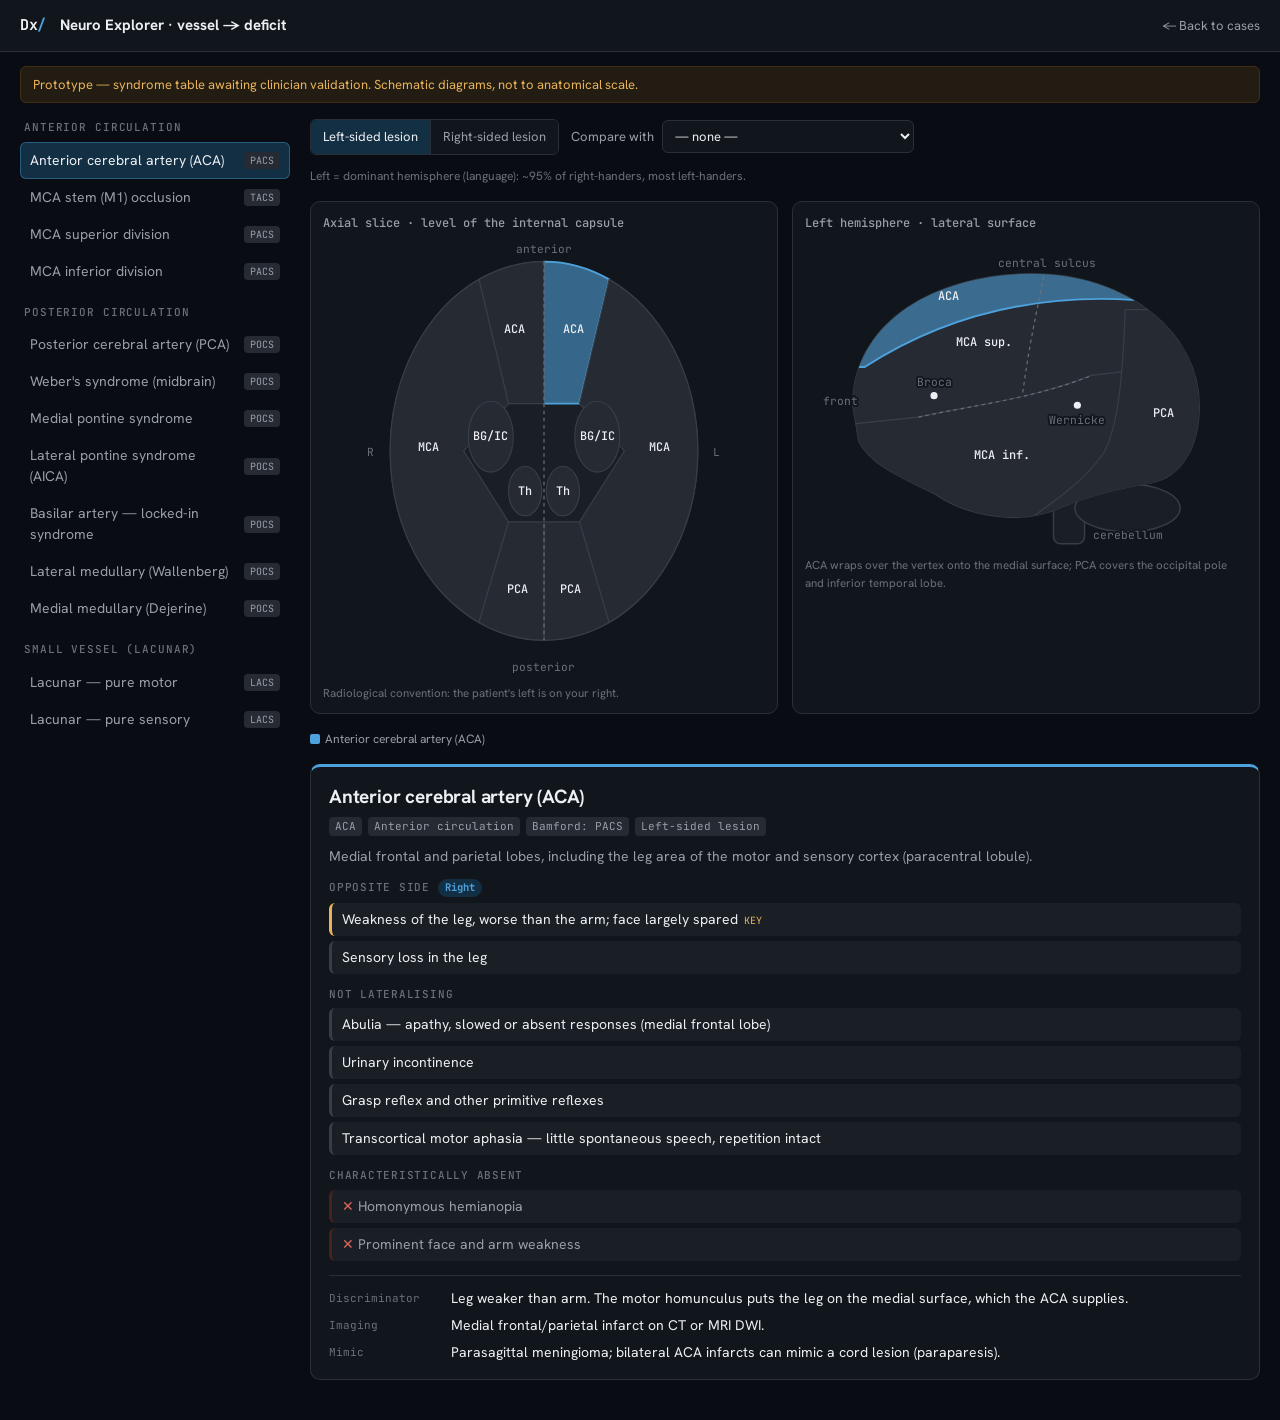
<file: neuro-explorer.html>
<!DOCTYPE html>
<html lang="en">
<head>
<meta charset="UTF-8">
<meta name="viewport" content="width=device-width, initial-scale=1.0">
<title>Dx/ — Neuro Explorer</title>
<link href="https://fonts.googleapis.com/css2?family=Hanken+Grotesk:wght@400;500;600;700;800&family=JetBrains+Mono:wght@400;500;700&display=swap" rel="stylesheet">
<style>
:root{
  --bg:oklch(0.158 0.014 258);
  --surf:oklch(0.198 0.015 258);--surf2:oklch(0.238 0.016 258);--surf3:oklch(0.285 0.017 258);
  --bdr:oklch(0.305 0.016 258);--bdr2:oklch(0.36 0.016 258);
  --text:oklch(0.952 0.006 258);--muted:oklch(0.70 0.013 258);--faint:oklch(0.545 0.013 258);
  --accent:oklch(0.685 0.12 242);--accent-dim:oklch(0.295 0.05 242);
  --orange:oklch(0.74 0.14 55);--odim:oklch(0.30 0.06 55);
  --warn:oklch(0.80 0.125 78);--warn-dim:oklch(0.32 0.05 78);
  --ok:oklch(0.78 0.13 165);--ok-dim:oklch(0.30 0.06 165);
  --danger:oklch(0.655 0.15 28);--danger-dim:oklch(0.30 0.06 28);
  --purple:oklch(0.72 0.14 305);--pdim:oklch(0.27 0.05 305);
  --mono:'JetBrains Mono',monospace;--sans:'Hanken Grotesk',sans-serif;
  --r:6px;--rl:10px;
}
*{box-sizing:border-box;margin:0;padding:0}
body{background:var(--bg);color:var(--text);font-family:var(--sans);font-size:15px;line-height:1.5;-webkit-font-smoothing:antialiased}
a{color:var(--accent)}
button{font:inherit;color:inherit;cursor:pointer}

.top{display:flex;align-items:center;gap:14px;padding:14px 20px;border-bottom:1px solid var(--bdr);background:var(--surf);position:sticky;top:0;z-index:5}
.brand{font-family:var(--mono);font-weight:700;font-size:15px;letter-spacing:-.02em}
.brand span{color:var(--accent)}
.top .title{font-weight:700}
.top .back{margin-left:auto;font-size:13px;color:var(--muted);text-decoration:none}
.top .back:hover{color:var(--text)}
.draft{margin:14px 20px 0;padding:8px 12px;border:1px solid var(--warn-dim);background:color-mix(in oklch,var(--warn-dim) 45%,transparent);border-radius:var(--r);font-size:13px;color:var(--warn)}

.wrap{display:grid;grid-template-columns:270px 1fr;gap:20px;padding:16px 20px 40px;max-width:1280px;margin:0 auto}
.side{display:flex;flex-direction:column;gap:14px}
.grp h3{font-family:var(--mono);font-size:11px;font-weight:500;text-transform:uppercase;letter-spacing:.08em;color:var(--faint);margin:0 0 6px 4px}
.syn{display:flex;justify-content:space-between;align-items:center;gap:8px;width:100%;text-align:left;background:none;border:1px solid transparent;border-radius:var(--r);padding:7px 9px;font-size:14px;color:var(--muted)}
.syn:hover{background:var(--surf2);color:var(--text)}
.syn.on{background:var(--accent-dim);border-color:color-mix(in oklch,var(--accent) 40%,transparent);color:var(--text)}
.syn.cmp{background:var(--odim);border-color:color-mix(in oklch,var(--orange) 40%,transparent);color:var(--text)}
.tag{font-family:var(--mono);font-size:10px;padding:1px 6px;border-radius:4px;background:var(--surf3);color:var(--muted);flex:none}

.main{display:flex;flex-direction:column;gap:16px;min-width:0}
.controls{display:flex;flex-wrap:wrap;gap:12px;align-items:center}
.seg{display:inline-flex;border:1px solid var(--bdr);border-radius:var(--r);overflow:hidden}
.seg button{background:var(--surf);border:none;padding:7px 12px;font-size:13px;color:var(--muted)}
.seg button+button{border-left:1px solid var(--bdr)}
.seg button.on{background:var(--accent-dim);color:var(--text)}
.seg button:disabled{opacity:.45;cursor:not-allowed}
label.cmpl{font-size:13px;color:var(--muted);display:flex;align-items:center;gap:8px}
select{font:inherit;font-size:13px;background:var(--surf);color:var(--text);border:1px solid var(--bdr);border-radius:var(--r);padding:6px 8px;max-width:260px}
.note{font-size:12px;color:var(--faint)}

.figs{display:grid;grid-template-columns:repeat(auto-fit,minmax(260px,1fr));gap:14px}
.fig{background:var(--surf);border:1px solid var(--bdr);border-radius:var(--rl);padding:12px}
.fig h4{font-size:12px;font-family:var(--mono);font-weight:500;color:var(--muted);margin-bottom:6px}
.fig svg{width:100%;height:auto;display:block;max-height:440px;margin:0 auto}
.fig .cap{font-size:11.5px;color:var(--faint);margin-top:6px}
.legend{display:flex;gap:14px;font-size:12px;color:var(--muted)}
.legend i{display:inline-block;width:10px;height:10px;border-radius:2px;margin-right:5px;vertical-align:-1px}

svg .base{fill:var(--surf2);stroke:var(--bdr2);stroke-width:1.2}
svg .reg{fill:var(--surf3);stroke:var(--bdr2);stroke-width:1}
svg .reg.hl{fill:color-mix(in oklch,var(--accent) 55%,transparent);stroke:var(--accent);stroke-width:1.6}
svg .reg.hc{fill:color-mix(in oklch,var(--orange) 50%,transparent);stroke:var(--orange);stroke-width:1.6}
svg .reg.hb{fill:color-mix(in oklch,var(--purple) 55%,transparent);stroke:var(--purple);stroke-width:1.6}
svg .line{fill:none;stroke:var(--faint);stroke-width:1;stroke-dasharray:3 3}
svg text{font-family:var(--mono);fill:var(--muted);font-size:10px}
svg text.lab{fill:var(--text);font-size:10px;font-weight:500}
svg text.ori{fill:var(--faint);font-size:9.5px;paint-order:stroke;stroke:var(--surf);stroke-width:3px;stroke-linejoin:round}
svg .dot{fill:var(--text)}

.cards{display:grid;grid-template-columns:1fr;gap:14px}
.cards.two{grid-template-columns:1fr 1fr}
.card{background:var(--surf);border:1px solid var(--bdr);border-radius:var(--rl);padding:16px 18px;border-top:3px solid var(--accent)}
.card.c2{border-top-color:var(--orange)}
.card h2{font-size:19px;font-weight:700;letter-spacing:-.01em}
.meta{display:flex;flex-wrap:wrap;gap:6px;margin:6px 0 10px}
.meta .tag{font-size:11px}
.terr{color:var(--muted);font-size:14px;margin-bottom:12px}
.sec{margin-top:12px}
.sec h5{font-family:var(--mono);font-size:11px;font-weight:500;text-transform:uppercase;letter-spacing:.07em;color:var(--faint);margin-bottom:6px;display:flex;align-items:center;gap:8px}
.pill{font-family:var(--mono);font-size:10.5px;font-weight:700;padding:1px 7px;border-radius:10px;text-transform:none;letter-spacing:0}
.pill.contra{background:var(--accent-dim);color:var(--accent)}
.pill.ipsi{background:var(--ok-dim);color:var(--ok)}
.pill.bilat{background:var(--pdim);color:var(--purple)}
ul.signs{list-style:none;display:flex;flex-direction:column;gap:5px}
ul.signs li{font-size:14px;padding:6px 10px;background:var(--surf2);border-radius:var(--r);border-left:3px solid var(--bdr2)}
ul.signs li.key{border-left-color:var(--warn)}
ul.signs li .k{font-family:var(--mono);font-size:10px;color:var(--warn);margin-left:6px}
ul.abs li{border-left-color:var(--danger-dim);color:var(--muted)}
ul.abs li::before{content:'✕ ';color:var(--danger)}
.kv{display:grid;grid-template-columns:110px 1fr;gap:6px 12px;font-size:14px;margin-top:14px;padding-top:12px;border-top:1px solid var(--bdr)}
.kv dt{font-family:var(--mono);font-size:11px;color:var(--faint);padding-top:2px}
.kv dd{color:var(--text)}

@media (max-width:820px){
  .wrap{grid-template-columns:1fr;padding:12px 16px 32px}
  .side{flex-direction:row;overflow-x:auto;gap:12px;padding-bottom:4px}
  .grp{flex:none;min-width:230px}
  .cards.two{grid-template-columns:1fr}
  .draft{margin:12px 16px 0}
  .top{padding:12px 16px}
}
</style>
</head>
<body>
<header class="top">
  <div class="brand">Dx<span>/</span></div>
  <div class="title">Neuro Explorer · vessel → deficit</div>
  <a class="back" href="index.html">← Back to cases</a>
</header>
<div class="draft">Prototype — syndrome table awaiting clinician validation. Schematic diagrams, not to anatomical scale.</div>

<div class="wrap">
  <nav class="side" id="side"></nav>
  <main class="main">
    <div class="controls">
      <div class="seg" id="sideSeg" role="group" aria-label="Lesion side">
        <button data-side="L">Left-sided lesion</button>
        <button data-side="R">Right-sided lesion</button>
      </div>
      <label class="cmpl">Compare with
        <select id="cmpSel"><option value="">— none —</option></select>
      </label>
      <span class="note" id="domNote"></span>
    </div>
    <div class="figs" id="figs"></div>
    <div class="legend" id="legend"></div>
    <div class="cards" id="cards"></div>
  </main>
</div>

<script src="neuro-syndromes.js"></script>
<script>
(function(){
const S = window.NEURO_SYNDROMES || [];
const byId = Object.fromEntries(S.map(s => [s.id, s]));
const GROUPS = ['Anterior circulation', 'Posterior circulation', 'Small vessel (lacunar)'];
const SIDE = { L: 'Left', R: 'Right' };
const st = { sel: S[0] && S[0].id, cmp: '', side: 'L' };

/* ---------- state <-> URL hash (#id/side/cmp) ---------- */
function readHash(){
  const p = location.hash.replace('#', '').split('/');
  if (byId[p[0]]) st.sel = p[0];
  if (p[1] === 'L' || p[1] === 'R') st.side = p[1];
  st.cmp = byId[p[2]] && p[2] !== st.sel ? p[2] : '';
}
function writeHash(){
  const h = '#' + [st.sel, st.side, st.cmp].filter(Boolean).join('/');
  if (location.hash !== h) history.replaceState(null, '', h);
}

/* ---------- schematic diagrams ---------- */
// Highlight map: view -> { L:Set(regions), R:Set(regions) } with a class per layer.
function hlFor(s, side, cls){
  const out = {};
  const sides = s.bilateral ? ['L', 'R'] : [side];
  for (const view of s.views){
    const regs = (s.regions[view] || []);
    out[view] = {};
    for (const sd of sides) out[view][sd] = regs.map(r => [r, s.bilateral ? 'hb' : cls]);
  }
  return out;
}
function mergeHl(a, b){
  const out = JSON.parse(JSON.stringify(a));
  for (const v in b){ out[v] = out[v] || {};
    for (const sd in b[v]){ out[v][sd] = (out[v][sd] || []).concat(b[v][sd]); } }
  return out;
}
function cls(hl, view, sd, reg){
  const list = ((hl[view] || {})[sd] || []).filter(x => x[0] === reg).map(x => x[1]);
  return 'reg ' + list.join(' ');
}

// Axial slice, radiological convention: patient's LEFT on the image RIGHT.
function axial(hl){
  const half = sd => `
    <path class="${cls(hl,'axial',sd,'aca')}" d="M160,20 A130,160 0 0 1 215,35 L190,140 L160,140 Z"/>
    <path class="${cls(hl,'axial',sd,'mca')}" d="M215,35 A130,160 0 0 1 215,325 L190,240 L228,180 L190,140 Z"/>
    <path class="${cls(hl,'axial',sd,'pca')}" d="M215,325 A130,160 0 0 1 160,340 L160,240 L190,240 Z"/>
    <ellipse class="${cls(hl,'axial',sd,'deep')}" cx="205" cy="168" rx="19" ry="30"/>
    <ellipse class="${cls(hl,'axial',sd,'thal')}" cx="176" cy="214" rx="14" ry="21"/>`;
  const lab = (x, y, t) => `<text class="lab" x="${x}" y="${y}" text-anchor="middle">${t}</text><text class="lab" x="${320-x}" y="${y}" text-anchor="middle">${t}</text>`;
  return `<svg viewBox="0 0 320 372" role="img" aria-label="Axial brain schematic">
    <ellipse class="base" cx="160" cy="180" rx="130" ry="160"/>
    <g>${half('L')}</g>
    <g transform="translate(320,0) scale(-1,1)">${half('R')}</g>
    <line class="line" x1="160" y1="20" x2="160" y2="340"/>
    ${lab(185,80,'ACA')}${lab(258,180,'MCA')}${lab(182,300,'PCA')}${lab(205,171,'BG/IC')}${lab(176,217,'Th')}
    <text class="ori" x="160" y="13" text-anchor="middle">anterior</text>
    <text class="ori" x="160" y="366" text-anchor="middle">posterior</text>
    <text class="ori" x="10" y="184">R</text><text class="ori" x="303" y="184">L</text>
  </svg>`;
}

// Lateral surface of one hemisphere. Left hemisphere: frontal pole on the left. Right: mirrored.
function lateral(hl, sd){
  const O = 'M40,140 C40,70 110,30 190,30 C270,30 330,80 330,140 C330,175 315,200 290,205 C260,210 240,215 215,225 C185,240 140,235 110,215 C80,200 55,190 45,170 Z';
  const id = 'clip' + sd + Math.random().toString(36).slice(2, 7);
  const flip = sd === 'R' ? 'transform="translate(370,0) scale(-1,1)"' : '';
  const X = x => sd === 'R' ? 370 - x : x;
  const t = (x, y, s, c) => `<text class="${c||'lab'}" x="${X(x)}" y="${y}" text-anchor="middle">${s}</text>`;
  return `<svg viewBox="0 0 370 262" role="img" aria-label="${SIDE[sd]} hemisphere lateral schematic">
    <defs><clipPath id="${id}"><path d="${O}"/></clipPath></defs>
    <g ${flip}>
      <rect class="base" x="208" y="210" width="26" height="46" rx="6"/>
      <ellipse class="base" cx="270" cy="226" rx="44" ry="20"/>
      <path class="base" d="${O}"/>
      <g clip-path="url(#${id})">
        <path class="${cls(hl,'lateral',sd,'mcaSup')}" d="M0,0 L370,0 L370,100 L240,115 C190,135 140,140 95,150 L0,160 Z"/>
        <path class="${cls(hl,'lateral',sd,'mcaInf')}" d="M0,160 L95,150 C140,140 190,135 240,115 L370,100 L370,262 L0,262 Z"/>
        <path class="${cls(hl,'lateral',sd,'aca')}" d="M0,0 L300,0 L300,54 C230,46 140,50 50,108 L0,108 Z"/>
        <path class="${cls(hl,'lateral',sd,'pca')}" d="M268,60 L370,60 L370,262 L150,262 C190,232 228,212 250,180 C262,158 266,118 268,60 Z"/>
      </g>
      <path class="line" d="M95,150 C140,140 190,135 240,115"/>
      <path class="line" d="M200,32 C192,70 186,100 182,132"/>
      <circle class="dot" cx="108" cy="132" r="3"/><circle class="dot" cx="228" cy="140" r="3"/>
    </g>
    ${t(150,90,'MCA sup.')}${t(165,185,'MCA inf.')}${t(120,52,'ACA')}${t(300,150,'PCA')}
    ${t(108,124,'Broca','ori')}${t(228,156,'Wernicke','ori')}${t(203,24,'central sulcus','ori')}
    ${t(270,252,'cerebellum','ori')}
    <text class="ori" x="${sd==='R'?355:15}" y="140" text-anchor="${sd==='R'?'end':'start'}">front</text>
  </svg>`;
}

// Brainstem cross-sections (ventral up), radiological convention.
function brainstem(hl){
  const L = [['midbrain',84,78,40],['pons',204,100,50],['medulla',324,62,38]];
  let defs = '', body = '';
  for (const [lv, cy, rx, ry] of L){
    const cid = 'bs' + lv;
    defs += `<clipPath id="${cid}"><ellipse cx="160" cy="${cy}" rx="${rx}" ry="${ry}"/></clipPath>`;
    const half = sd => `
      <rect class="${cls(hl,'brainstem',sd,lv+':med')}" x="160" y="${cy-ry}" width="${rx*0.45}" height="${ry*2}"/>
      <rect class="${cls(hl,'brainstem',sd,lv+':lat')}" x="${160+rx*0.45}" y="${cy-ry}" width="${rx*0.55}" height="${ry*2}"/>`;
    body += `<ellipse class="base" cx="160" cy="${cy}" rx="${rx}" ry="${ry}"/>
      <g clip-path="url(#${cid})">${half('L')}<g transform="translate(320,0) scale(-1,1)">${half('R')}</g></g>
      <line class="line" x1="160" y1="${cy-ry}" x2="160" y2="${cy+ry}"/>
      <text class="lab" x="160" y="${cy-ry-6}" text-anchor="middle">${lv}</text>
      <text class="ori" x="${160+rx*0.22}" y="${cy+4}" text-anchor="middle">med</text>
      <text class="ori" x="${160+rx*0.72}" y="${cy+4}" text-anchor="middle">lat</text>
      <text class="ori" x="${160-rx*0.22}" y="${cy+4}" text-anchor="middle">med</text>
      <text class="ori" x="${160-rx*0.72}" y="${cy+4}" text-anchor="middle">lat</text>`;
  }
  return `<svg viewBox="0 0 320 372" role="img" aria-label="Brainstem cross-section schematic">
    <defs>${defs}</defs>${body}
    <text class="ori" x="160" y="12" text-anchor="middle">ventral (anterior) is up</text>
    <text class="ori" x="10" y="208">R</text><text class="ori" x="303" y="208">L</text>
  </svg>`;
}

function renderFigs(){
  const s = byId[st.sel], c = byId[st.cmp];
  let hl = hlFor(s, st.side, 'hl');
  const views = new Set(s.views);
  if (c){ hl = mergeHl(hl, hlFor(c, st.side, 'hc')); c.views.forEach(v => views.add(v)); }
  const out = [];
  if (views.has('axial')) out.push(`<div class="fig"><h4>Axial slice · level of the internal capsule</h4>${axial(hl)}<p class="cap">Radiological convention: the patient's left is on your right.</p></div>`);
  if (views.has('lateral')){
    const sides = (s.bilateral || (c && c.bilateral)) ? ['L','R'] : [st.side];
    for (const sd of sides) out.push(`<div class="fig"><h4>${SIDE[sd]} hemisphere · lateral surface</h4>${lateral(hl, sd)}<p class="cap">ACA wraps over the vertex onto the medial surface; PCA covers the occipital pole and inferior temporal lobe.</p></div>`);
  }
  if (views.has('brainstem')) out.push(`<div class="fig"><h4>Brainstem · cross-sections</h4>${brainstem(hl)}<p class="cap">Medial = motor (corticospinal), medial lemniscus, midline cranial nerves III, VI, XII. Lateral = spinothalamic, trigeminal, sympathetic, cerebellar peduncles, V, VII, VIII, IX, X.</p></div>`);
  document.getElementById('figs').innerHTML = out.join('');
  const lg = [`<span><i style="background:var(${s.bilateral ? '--purple' : '--accent'})"></i>${esc(s.name)}</span>`];
  if (c) lg.push(`<span><i style="background:var(--orange)"></i>${esc(c.name)}</span>`);
  if (!s.bilateral && c && c.bilateral) lg.push(`<span><i style="background:var(--purple)"></i>bilateral</span>`);
  document.getElementById('legend').innerHTML = lg.join('');
}

/* ---------- syndrome card ---------- */
function esc(t){ return String(t).replace(/[&<>"]/g, ch => ({'&':'&amp;','<':'&lt;','>':'&gt;','"':'&quot;'}[ch])); }
function card(s, second){
  const lesion = st.side, opp = lesion === 'L' ? 'R' : 'L';
  const dom = lesion === 'L';
  const shown = s.signs.filter(g => !g.hemi || (g.hemi === 'dom') === dom);
  const grp = (side) => shown.filter(g => g.side === side);
  const li = g => `<li class="${g.key ? 'key' : ''}">${esc(g.text)}${g.key ? '<span class="k">KEY</span>' : ''}</li>`;
  const block = (side, title, pill) => {
    const list = grp(side); if (!list.length) return '';
    return `<div class="sec"><h5>${title}${pill || ''}</h5><ul class="signs">${list.map(li).join('')}</ul></div>`;
  };
  const sideLbl = s.bilateral ? 'Bilateral lesion' : `${SIDE[lesion]}-sided lesion`;
  return `<article class="card ${second ? 'c2' : ''}">
    <h2>${esc(s.name)}</h2>
    <div class="meta"><span class="tag">${esc(s.vessel)}</span><span class="tag">${esc(s.group)}</span><span class="tag">Bamford: ${esc(s.bamford)}</span><span class="tag">${sideLbl}</span></div>
    <p class="terr">${esc(s.territory)}</p>
    ${block('contra', 'Opposite side', s.bilateral ? '' : `<span class="pill contra">${SIDE[opp]}</span>`)}
    ${block('ipsi', 'Same side as lesion', s.bilateral ? '' : `<span class="pill ipsi">${SIDE[lesion]}</span>`)}
    ${block('bilat', 'Both sides', '<span class="pill bilat">L + R</span>')}
    ${block('none', 'Not lateralising', '')}
    ${s.absent && s.absent.length ? `<div class="sec"><h5>Characteristically absent</h5><ul class="signs abs">${s.absent.map(a => `<li>${esc(a)}</li>`).join('')}</ul></div>` : ''}
    <dl class="kv">
      <dt>Discriminator</dt><dd>${esc(s.discriminator)}</dd>
      <dt>Imaging</dt><dd>${esc(s.imaging)}</dd>
      <dt>Mimic</dt><dd>${esc(s.mimic)}</dd>
    </dl>
  </article>`;
}

/* ---------- sidebar & controls ---------- */
function renderSide(){
  document.getElementById('side').innerHTML = GROUPS.map(g => `
    <div class="grp"><h3>${g}</h3>${S.filter(s => s.group === g).map(s =>
      `<button class="syn ${s.id === st.sel ? 'on' : ''} ${s.id === st.cmp ? 'cmp' : ''}" data-id="${s.id}"><span>${esc(s.name)}</span><span class="tag">${s.bamford}</span></button>`).join('')}</div>`).join('');
  const sel = document.getElementById('cmpSel');
  sel.innerHTML = '<option value="">— none —</option>' + S.filter(s => s.id !== st.sel).map(s => `<option value="${s.id}" ${s.id === st.cmp ? 'selected' : ''}>${esc(s.name)}</option>`).join('');
}
function renderControls(){
  const s = byId[st.sel], c = byId[st.cmp];
  const allBilat = s.bilateral && (!c || c.bilateral);
  document.querySelectorAll('#sideSeg button').forEach(b => {
    b.classList.toggle('on', b.dataset.side === st.side && !allBilat);
    b.disabled = allBilat;
  });
  const cortical = [s, c].some(x => x && x.signs.some(g => g.hemi));
  document.getElementById('domNote').textContent = cortical
    ? (st.side === 'L' ? 'Left = dominant hemisphere (language): ~95% of right-handers, most left-handers.' : 'Right = non-dominant hemisphere: neglect and visuospatial signs replace aphasia.')
    : '';
}
function render(){
  renderSide(); renderControls(); renderFigs();
  const s = byId[st.sel], c = byId[st.cmp];
  const cards = document.getElementById('cards');
  cards.className = 'cards' + (c ? ' two' : '');
  cards.innerHTML = card(s) + (c ? card(c, true) : '');
  writeHash();
}

document.getElementById('side').addEventListener('click', e => {
  const b = e.target.closest('.syn'); if (!b) return;
  st.sel = b.dataset.id; if (st.cmp === st.sel) st.cmp = '';
  render();
});
document.getElementById('sideSeg').addEventListener('click', e => {
  const b = e.target.closest('button'); if (!b || b.disabled) return;
  st.side = b.dataset.side; render();
});
document.getElementById('cmpSel').addEventListener('change', e => { st.cmp = e.target.value; render(); });
window.addEventListener('hashchange', () => { readHash(); render(); });

readHash(); render();
})();
</script>
</body>
</html>
</file>
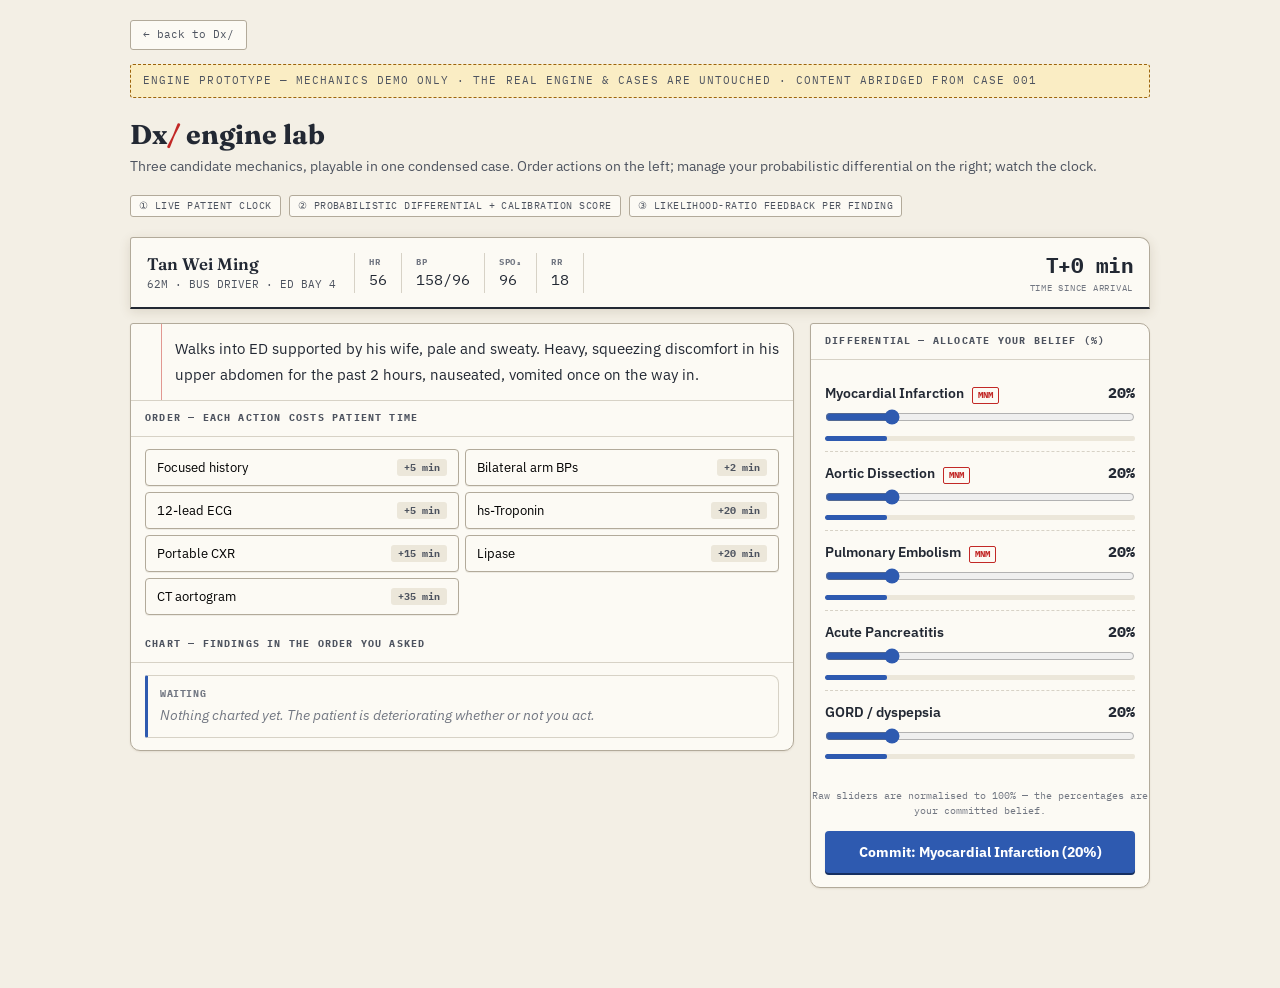
<file: prototype-engine.html>
<!DOCTYPE html>
<html lang="en">
<head>
<meta charset="UTF-8">
<meta name="viewport" content="width=device-width, initial-scale=1.0">
<title>Dx/ — Engine Prototype (mechanics demo)</title>
<link href="https://fonts.googleapis.com/css2?family=Fraunces:opsz,wght@9..144,600;9..144,700&family=IBM+Plex+Sans:wght@400;500;600;700&family=IBM+Plex+Mono:wght@400;500;600;700&display=swap" rel="stylesheet">
<style>
/* ═══ Dx/ ENGINE PROTOTYPE — standalone, does not touch the real engine ═══
   Demonstrates three candidate mechanics on one condensed case:
   1 · LIVE PATIENT CLOCK — actions cost minutes; the patient evolves
   2 · PROBABILISTIC DIFFERENTIAL — % sliders + proper-score calibration
   3 · LIKELIHOOD-RATIO FEEDBACK — each finding shows how it shifts each dx */
*{box-sizing:border-box;margin:0;padding:0}
:root{
  --bg:oklch(0.952 0.014 88);--surf:oklch(0.985 0.008 95);--surf2:oklch(0.928 0.018 90);
  --bdr:oklch(0.865 0.018 88);--bdr2:oklch(0.74 0.024 85);
  --text:oklch(0.275 0.022 265);--muted:oklch(0.44 0.022 265);--faint:oklch(0.57 0.018 265);
  --accent:oklch(0.485 0.145 262);--accent-dim:oklch(0.93 0.03 262);
  --danger:oklch(0.53 0.19 27);--danger-dim:oklch(0.93 0.045 27);
  --ok:oklch(0.53 0.125 155);--ok-dim:oklch(0.93 0.05 155);
  --warn:oklch(0.55 0.115 70);--warn-dim:oklch(0.945 0.055 92);
  --sans:'IBM Plex Sans',sans-serif;--mono:'IBM Plex Mono',monospace;--display:'Fraunces',serif;
  --sh:0 1px 2px rgba(84,62,26,.10);--sh-md:0 3px 12px rgba(84,62,26,.14);
}
body{font-family:var(--sans);background:var(--bg);color:var(--text);font-size:15px;line-height:1.5;padding-bottom:60px}
.wrap{max-width:1060px;margin:0 auto;padding:20px 20px 40px}
.proto-banner{
  font-family:var(--mono);font-size:.66rem;text-transform:uppercase;letter-spacing:.1em;
  background:var(--warn-dim);border:1px dashed var(--warn);border-radius:3px;
  padding:8px 12px;margin-bottom:16px;color:var(--muted);
}
h1{font-family:var(--display);font-size:1.7rem;font-weight:700;margin-bottom:2px}
h1 span{color:var(--danger)}
.sub{color:var(--muted);font-size:.85rem;margin-bottom:18px}
.mech{display:flex;gap:8px;flex-wrap:wrap;margin-bottom:20px}
.mech span{font-family:var(--mono);font-size:.6rem;text-transform:uppercase;letter-spacing:.05em;border:1px solid var(--bdr2);border-radius:3px;padding:3px 8px;background:var(--surf);color:var(--muted)}

/* Patient banner with live clock */
.banner{
  background:var(--surf);border:1px solid var(--bdr2);border-bottom:2px solid var(--text);
  border-radius:3px 10px 0 0;padding:12px 16px;display:flex;align-items:center;gap:18px;flex-wrap:wrap;
  position:sticky;top:0;z-index:5;box-shadow:var(--sh-md);
}
.pt-nm{font-family:var(--display);font-weight:600;font-size:1.05rem}
.pt-sub{font-family:var(--mono);font-size:.66rem;color:var(--muted);text-transform:uppercase}
.clock{margin-left:auto;text-align:right}
.clock-t{font-family:var(--mono);font-size:1.3rem;font-weight:700;letter-spacing:-.5px}
.clock-t.late{color:var(--danger)}
.clock-lbl{font-family:var(--mono);font-size:.58rem;text-transform:uppercase;letter-spacing:.08em;color:var(--faint)}
.vits{display:flex;gap:0;border-left:1px solid var(--bdr);flex-wrap:wrap}
.vit{padding:2px 14px;border-right:1px solid var(--bdr)}
.vit-l{font-family:var(--mono);font-size:.55rem;text-transform:uppercase;letter-spacing:.08em;color:var(--faint);font-weight:700}
.vit-v{font-family:var(--mono);font-size:.95rem;transition:color .3s}
.vit.abn{background:var(--warn-dim)}
.vit.abn .vit-v,.vit.abn .vit-l{color:var(--danger)}
.vit-v.flash{animation:vflash .8s}
@keyframes vflash{0%,60%{background:var(--danger-dim)}100%{background:transparent}}

.cols{display:grid;grid-template-columns:1fr 340px;gap:16px;align-items:start;margin-top:14px}
.panel{background:var(--surf);border:1px solid var(--bdr2);border-radius:3px 10px 10px 10px;box-shadow:var(--sh)}
.panel-hd{font-family:var(--mono);font-size:.62rem;font-weight:700;text-transform:uppercase;letter-spacing:.12em;color:var(--muted);padding:10px 14px;border-bottom:1px solid var(--bdr)}
.panel-bd{padding:12px 14px}

/* Vignette */
.vig{font-size:.92rem;line-height:1.75;color:var(--text);padding:12px 14px;border-bottom:1px solid var(--bdr);background:
  linear-gradient(90deg,transparent 0 30px,oklch(0.75 0.09 25) 30px 31px,transparent 31px);padding-left:44px}

/* Actions */
.acts{display:grid;grid-template-columns:1fr 1fr;gap:6px;padding:12px 14px}
.act{
  display:flex;align-items:center;gap:8px;background:var(--surf);border:1px solid var(--bdr2);
  border-radius:4px;padding:9px 11px;cursor:pointer;font-size:.82rem;text-align:left;
  font-family:var(--sans);box-shadow:0 1px 0 rgba(84,62,26,.08);transition:all .12s;
}
.act:hover:not(:disabled){border-color:var(--accent);background:var(--accent-dim)}
.act:active:not(:disabled){transform:translateY(1px);box-shadow:none}
.act:disabled{opacity:.4;cursor:not-allowed;text-decoration:line-through}
.act-min{margin-left:auto;font-family:var(--mono);font-size:.62rem;font-weight:700;color:var(--muted);background:var(--surf2);border-radius:3px;padding:2px 7px;white-space:nowrap}

/* Findings feed */
.feed{display:flex;flex-direction:column;gap:8px;padding:12px 14px}
.note{border:1px solid var(--bdr);border-left:3px solid var(--accent);border-radius:2px 8px 8px 2px;padding:10px 12px;background:var(--surf);animation:rise .3s ease both}
.note.event{border-left-color:var(--danger);background:var(--danger-dim)}
@keyframes rise{from{opacity:0;transform:translateY(6px)}to{opacity:1}}
.note-hd{display:flex;align-items:center;gap:8px;margin-bottom:4px}
.note-t{font-family:var(--mono);font-size:.6rem;color:var(--faint)}
.note-lbl{font-family:var(--mono);font-size:.64rem;font-weight:700;text-transform:uppercase;letter-spacing:.06em}
.note.event .note-lbl{color:var(--danger)}
.note-txt{font-size:.85rem;line-height:1.6}
.lr-row{display:flex;gap:5px;flex-wrap:wrap;margin-top:8px;padding-top:7px;border-top:1px dashed var(--bdr)}
.lr{font-family:var(--mono);font-size:.6rem;border:1px solid var(--bdr);border-radius:3px;padding:2px 7px;background:var(--surf)}
.lr b{font-weight:700}
.lr.up{color:var(--ok);border-color:var(--ok)}
.lr.dn{color:var(--danger);border-color:color-mix(in oklch,var(--danger) 45%,transparent)}
.lr.neut{color:var(--faint)}
.lr-cap{font-family:var(--mono);font-size:.56rem;text-transform:uppercase;letter-spacing:.06em;color:var(--faint);width:100%}

/* Probabilistic differential */
.dx{padding:10px 0;border-bottom:1px dashed var(--bdr)}
.dx:last-child{border-bottom:none}
.dx-hd{display:flex;align-items:baseline;gap:8px;margin-bottom:5px}
.dx-nm{font-weight:600;font-size:.86rem}
.dx-tag{font-family:var(--mono);font-size:.54rem;font-weight:700;text-transform:uppercase;color:var(--danger);border:1px solid var(--danger);border-radius:2px;padding:1px 5px}
.dx-pct{margin-left:auto;font-family:var(--mono);font-weight:700;font-size:.92rem;min-width:44px;text-align:right}
input[type=range]{width:100%;accent-color:var(--accent);cursor:pointer}
.dx-bar{height:5px;border-radius:2px;background:var(--surf2);margin-top:4px;overflow:hidden}
.dx-fill{height:100%;background:var(--accent);border-radius:2px;transition:width .25s ease}
.sum-note{font-family:var(--mono);font-size:.62rem;color:var(--faint);padding:8px 0 2px;text-align:center}
.commit{
  width:100%;margin-top:10px;padding:12px;border:none;border-radius:4px;cursor:pointer;
  background:var(--accent);color:#fff;font-family:var(--sans);font-weight:700;font-size:.88rem;
  box-shadow:0 2px 0 color-mix(in oklch,var(--accent) 65%,black),var(--sh);transition:all .12s;
}
.commit:hover{background:color-mix(in oklch,var(--accent) 88%,white)}
.commit:active{transform:translateY(2px);box-shadow:var(--sh)}

/* Debrief */
.grade-row{display:flex;gap:20px;align-items:center;padding:16px 14px;flex-wrap:wrap}
.grade{
  font-family:var(--mono);font-size:1.6rem;font-weight:700;border:3px double currentColor;border-radius:50%;
  width:88px;height:88px;display:flex;align-items:center;justify-content:center;flex-shrink:0;
  transform:rotate(-4deg);animation:stamp .5s ease both;
}
@keyframes stamp{0%{opacity:0;transform:scale(1.5) rotate(-9deg)}60%{opacity:1;transform:scale(.94) rotate(-2deg)}100%{transform:scale(1) rotate(-4deg)}}
.grade.hi{color:var(--ok)}.grade.mid{color:var(--warn)}.grade.lo{color:var(--danger)}
.verdict{font-family:var(--mono);font-size:.7rem;font-weight:700;text-transform:uppercase;letter-spacing:.06em;display:inline-block;border:2px solid currentColor;border-radius:3px;padding:3px 10px;transform:rotate(-2deg);margin-bottom:6px}
.verdict.good{color:var(--ok)}.verdict.bad{color:var(--danger)}
.g-dx{font-family:var(--display);font-size:1.2rem;font-weight:600}
.brk{padding:0 14px 14px;display:flex;flex-direction:column;gap:8px}
.brk-row{display:flex;gap:10px;align-items:baseline;font-size:.82rem;border-top:1px dashed var(--bdr);padding-top:8px}
.brk-lbl{font-family:var(--mono);font-size:.62rem;font-weight:700;text-transform:uppercase;letter-spacing:.06em;color:var(--muted);min-width:150px}
.hidden{display:none}
.back{font-family:var(--mono);font-size:.66rem;color:var(--muted);text-decoration:none;border:1px solid var(--bdr2);border-radius:3px;padding:6px 12px;display:inline-block;margin-bottom:14px;background:var(--surf)}
.back:hover{border-color:var(--text);color:var(--text)}
@media(max-width:860px){.cols{grid-template-columns:1fr}.acts{grid-template-columns:1fr}.clock{margin-left:0}.vits{border-left:none}}
</style>
</head>
<body>
<div class="wrap">
  <a class="back" href="index.html">← back to Dx/</a>
  <div class="proto-banner">Engine prototype — mechanics demo only · the real engine &amp; cases are untouched · content abridged from case 001</div>
  <h1>Dx<span>/</span> engine lab</h1>
  <div class="sub">Three candidate mechanics, playable in one condensed case. Order actions on the left; manage your probabilistic differential on the right; watch the clock.</div>
  <div class="mech"><span>① live patient clock</span><span>② probabilistic differential + calibration score</span><span>③ likelihood-ratio feedback per finding</span></div>

  <div class="banner">
    <div><div class="pt-nm">Tan Wei Ming</div><div class="pt-sub">62M · Bus driver · ED bay 4</div></div>
    <div class="vits" id="vits"></div>
    <div class="clock"><div class="clock-t" id="clock">T+0 min</div><div class="clock-lbl">time since arrival</div></div>
  </div>

  <div class="cols">
    <div>
      <div class="panel" id="playPanel">
        <div class="vig">Walks into ED supported by his wife, pale and sweaty. Heavy, squeezing discomfort in his upper abdomen for the past 2 hours, nauseated, vomited once on the way in.</div>
        <div class="panel-hd">Order — each action costs patient time</div>
        <div class="acts" id="acts"></div>
        <div class="panel-hd">Chart — findings in the order you asked</div>
        <div class="feed" id="feed"><div class="note"><div class="note-hd"><span class="note-lbl" style="color:var(--faint)">Waiting</span></div><div class="note-txt" style="color:var(--faint);font-style:italic">Nothing charted yet. The patient is deteriorating whether or not you act.</div></div></div>
      </div>

      <div class="panel hidden" id="debrief" style="margin-top:14px">
        <div class="panel-hd">Debrief — how this scores</div>
        <div class="grade-row"><div class="grade" id="grade">—</div><div><div class="verdict" id="verdict">—</div><div class="g-dx" id="gdx">—</div><div class="pt-sub" id="gsub"></div></div></div>
        <div class="brk" id="brk"></div>
      </div>
    </div>

    <div class="panel">
      <div class="panel-hd">Differential — allocate your belief (%)</div>
      <div class="panel-bd" id="dxlist"></div>
      <div class="sum-note" id="sumNote"></div>
      <div style="padding:0 14px 14px"><button class="commit" id="commitBtn" onclick="commit()">Commit</button></div>
    </div>
  </div>
</div>

<script>
'use strict';
/* ── data ─────────────────────────────────── */
const DXS=[
  {id:'mi',  nm:'Myocardial Infarction', mnm:true, truth:1},
  {id:'ad',  nm:'Aortic Dissection',     mnm:true, truth:0},
  {id:'pe',  nm:'Pulmonary Embolism',    mnm:true, truth:0},
  {id:'panc',nm:'Acute Pancreatitis',    mnm:false,truth:0},
  {id:'gord',nm:'GORD / dyspepsia',      mnm:false,truth:0},
];
const LR_TXT={2:'↑↑',1:'↑',0:'—','-1':'↓','-2':'↓↓'};
const ACTIONS=[
  {id:'hx',  lbl:'Focused history',        min:5, find:'Crushing central pressure radiating to jaw and left arm. Gradual onset — no sudden tearing pain. Not pleuritic, not positional. Two milder self-limiting episodes this week.', lr:{mi:2,ad:-1,pe:-1,panc:0,gord:-1}},
  {id:'bps', lbl:'Bilateral arm BPs',      min:2, find:'Right 158/96, left 154/94 — equal. No radio-radial delay, no pulse deficit.', lr:{mi:0,ad:-2,pe:0,panc:0,gord:0}},
  {id:'ecg', lbl:'12-lead ECG',            min:5, find:'ST elevation in II, III, aVF with reciprocal depression in I and aVL.', lr:{mi:2,ad:0,pe:-1,panc:-2,gord:-2}},
  {id:'trop',lbl:'hs-Troponin',            min:20,find:'hs-TnI 480 ng/L (ref <34) — markedly elevated.', lr:{mi:2,ad:0,pe:1,panc:-1,gord:-2}},
  {id:'cxr', lbl:'Portable CXR',           min:15,find:'Normal mediastinal width. Clear lung fields.', lr:{mi:0,ad:-1,pe:0,panc:0,gord:0}},
  {id:'lip', lbl:'Lipase',                 min:20,find:'Lipase 48 U/L — within normal limits.', lr:{mi:0,ad:0,pe:0,panc:-2,gord:0}},
  {id:'cta', lbl:'CT aortogram',           min:35,find:'No intimal flap, no dissection. Heavy coronary calcification noted.', lr:{mi:1,ad:-2,pe:0,panc:0,gord:0}},
];
/* deterioration script: the patient evolves on the clock, not on your convenience */
const EVENTS=[
  {t:30, vit:{hr:'48',bp:'118/74'},   txt:'Nurse: “He looks worse — clammy, and the monitor shows his rate dropping.” (Inferior MIs love the AV node.)'},
  {t:55, vit:{hr:'42',bp:'96/60'},    txt:'BP falling. He is now drowsy and peripherally cool. You are running out of runway.'},
  {t:80, vit:{hr:'38',bp:'82/50',spo2:'92'}, txt:'Peri-arrest physiology. Any further delay to reperfusion is likely to be unsurvivable.'},
];

/* ── state ───────────────────────────────── */
let t=0, done=[], probs={mi:20,ad:20,pe:20,panc:20,gord:20}, fired=[], committed=false, ecgAt=null;

/* ── render ──────────────────────────────── */
const $=id=>document.getElementById(id);
function vitals(){
  const base={hr:'56',bp:'158/96',spo2:'96',rr:'18'};
  EVENTS.forEach(e=>{if(t>=e.t)Object.assign(base,e.vit)});
  const abn=k=>({hr:+base.hr<50||+base.hr>100,bp:+base.bp.split('/')[0]<100,spo2:+base.spo2<94,rr:+base.rr>20}[k]);
  $('vits').innerHTML=[['HR',base.hr],['BP',base.bp],['SpO₂',base.spo2],['RR',base.rr]]
    .map(([l,v])=>`<div class="vit${abn(l.toLowerCase().replace('₂',''))?' abn':''}"><div class="vit-l">${l}</div><div class="vit-v">${v}</div></div>`).join('');
}
function renderActs(){
  $('acts').innerHTML=ACTIONS.map(a=>`<button class="act" ${done.includes(a.id)||committed?'disabled':''} onclick="act('${a.id}')"><span>${a.lbl}</span><span class="act-min">+${a.min} min</span></button>`).join('');
}
function renderDx(){
  const tot=Object.values(probs).reduce((s,v)=>s+v,0)||1;
  $('dxlist').innerHTML=DXS.map(d=>{
    const pct=Math.round(100*probs[d.id]/tot);
    return`<div class="dx">
      <div class="dx-hd"><span class="dx-nm">${d.nm}</span>${d.mnm?'<span class="dx-tag">MNM</span>':''}<span class="dx-pct">${pct}%</span></div>
      <input type="range" min="0" max="100" value="${probs[d.id]}" ${committed?'disabled':''} oninput="slide('${d.id}',this.value)">
      <div class="dx-bar"><div class="dx-fill" style="width:${pct}%"></div></div>
    </div>`;}).join('');
  $('sumNote').textContent='Raw sliders are normalised to 100% — the percentages are your committed belief.';
  const top=DXS.reduce((a,b)=>probs[a.id]>=probs[b.id]?a:b);
  $('commitBtn').textContent=committed?'Committed':'Commit: '+top.nm+' ('+Math.round(100*probs[top.id]/tot)+'%)';
}
function clock(){const c=$('clock');c.textContent='T+'+t+' min';c.classList.toggle('late',t>=30)}
function addNote(lbl,txt,lr,ev){
  const chips=lr?`<div class="lr-row"><span class="lr-cap">How this finding moves each diagnosis (likelihood ratio, study aid)</span>${DXS.map(d=>{
    const v=lr[d.id]??0;const cls=v>0?'up':v<0?'dn':'neut';
    return`<span class="lr ${cls}">${d.nm.split(' ')[0]} <b>${LR_TXT[v]}</b></span>`}).join('')}</div>`:'';
  $('feed').insertAdjacentHTML('afterbegin',
    `<div class="note${ev?' event':''}"><div class="note-hd"><span class="note-t">T+${t}′</span><span class="note-lbl">${lbl}</span></div><div class="note-txt">${txt}</div>${chips}</div>`);
}
function tick(){
  EVENTS.forEach(e=>{if(t>=e.t&&!fired.includes(e.t)){fired.push(e.t);addNote('Patient update — deterioration',e.txt,null,true);}});
  vitals();clock();
}

/* ── interactions ────────────────────────── */
window.act=function(id){
  if(committed)return;
  const a=ACTIONS.find(x=>x.id===id);
  done.push(id);t+=a.min;
  if(id==='ecg')ecgAt=t;
  addNote(a.lbl+' · +'+a.min+' min',a.find,a.lr);
  tick();renderActs();
};
window.slide=function(id,v){probs[id]=+v;renderDx();};
window.commit=function(){
  if(committed)return;committed=true;
  const tot=Object.values(probs).reduce((s,v)=>s+v,0)||1;
  const p={};DXS.forEach(d=>p[d.id]=probs[d.id]/tot);
  const top=DXS.reduce((a,b)=>p[a.id]>=p[b.id]?a:b);
  const right=top.id==='mi';
  /* Brier score over the differential — a proper scoring rule: you cannot game it by hedging or by overconfidence */
  const brier=DXS.reduce((s,d)=>s+Math.pow(p[d.id]-d.truth,2),0);
  const calib=Math.max(0,Math.round(100*(1-brier/2)));
  const timeScore=t<=30?100:t<=55?70:t<=80?40:10;
  const total=Math.round(.4*(right?100:0)+.35*calib+.25*timeScore);
  $('grade').textContent=total;
  $('grade').className='grade '+(total>=75?'hi':total>=50?'mid':'lo');
  $('verdict').textContent=right?'Correct — Inferior STEMI':'Missed — it was Inferior STEMI';
  $('verdict').className='verdict '+(right?'good':'bad');
  $('gdx').textContent='You committed '+Math.round(p[top.id]*100)+'% to '+top.nm;
  $('gsub').textContent='Door-to-commit: '+t+' min'+(ecgAt?' · door-to-ECG: '+ecgAt+' min':' · ECG never done');
  $('brk').innerHTML=[
    ['Diagnosis (40%)',right?'Top-weighted diagnosis correct.':'Top belief on '+top.nm+' — the ST elevation, troponin and jaw radiation pointed inferior.'],
    ['Calibration (35%)','Brier '+brier.toFixed(2)+' → '+calib+'/100. Perfect = 100% on MI. Hedging everything equally scores poorly; so does confident-and-wrong. This is the mechanic ordinal ranking cannot teach.'],
    ['Tempo (25%)',timeScore+'/100 for committing at T+'+t+'. The deterioration script ran at T+30/55/80 regardless of your choices — inferior MI with AV-node ischaemia does not wait. ECG (5 min) answers this case; the CT aortogram (35 min) costs a third of your survivable window.'],
    ['Engine note','All three mechanics reuse existing case data: time costs extend the cost tiers, the LR chips extend each item\'s rel/exp fields, and the deterioration script is ~5 lines of authored JSON per case.']
  ].map(r=>`<div class="brk-row"><span class="brk-lbl">${r[0]}</span><span>${r[1]}</span></div>`).join('');
  $('debrief').classList.remove('hidden');
  renderActs();renderDx();
  $('debrief').scrollIntoView({behavior:'smooth'});
};

vitals();clock();renderActs();renderDx();
</script>
</body>
</html>
</file>
<file: style.css>
/* ──────────────────────────────────────────
   TOKENS & RESET
   ────────────────────────────────────────── */
*{box-sizing:border-box;margin:0;padding:0}
:root{
  /* Redesign palette — single dark theme, OKLCH for harmonious tints */
  --bg:oklch(0.158 0.014 258);
  --surf:oklch(0.198 0.015 258);--surf2:oklch(0.238 0.016 258);--surf3:oklch(0.285 0.017 258);
  --bdr:oklch(0.305 0.016 258);--bdr-soft:oklch(0.255 0.015 258);--bdr2:oklch(0.36 0.016 258);
  --text:oklch(0.952 0.006 258);--muted:oklch(0.70 0.013 258);--faint:oklch(0.545 0.013 258);
  --accent:oklch(0.685 0.12 242);--accent-dim:oklch(0.295 0.05 242);
  --danger:oklch(0.655 0.15 28);--danger-dim:oklch(0.30 0.06 28);
  --ok:oklch(0.78 0.13 165);--ok-dim:oklch(0.30 0.06 165);
  --warn:oklch(0.80 0.125 78);--warn-dim:oklch(0.32 0.05 78);
  /* Back-compat aliases (existing CSS references these names) */
  --muted2:var(--faint);--adim:var(--accent-dim);
  --green:var(--ok);--gdim:var(--ok-dim);
  --yellow:var(--warn);--ydim:var(--warn-dim);
  --red:var(--danger);--rdim:var(--danger-dim);
  /* System accent colours (welcome cards / badges) — OKLCH, same lightness family as the core tokens */
  --orange:oklch(0.74 0.14 55);--odim:oklch(0.27 0.05 55);
  --purple:oklch(0.72 0.14 305);--pdim:oklch(0.27 0.05 305);
  --teal:oklch(0.76 0.11 190);--tdim:oklch(0.26 0.045 190);
  --mono:'JetBrains Mono',monospace;--sans:'Hanken Grotesk',sans-serif;
  --r:6px;--rl:10px;--rxl:14px;
  --sh:0 1px 3px rgba(0,0,0,.5);
  --sh-md:0 4px 16px rgba(0,0,0,.55);
  --sh-lg:0 8px 32px rgba(0,0,0,.7);
  --sh-node:0 6px 20px rgba(0,0,0,.32);
  --sh-palette:0 24px 70px rgba(0,0,0,.6);
  /* Motion */
  --ease:cubic-bezier(.32,.72,.35,1);
}
body{
  font-family:var(--sans);color:var(--text);min-height:100vh;overflow:hidden;font-size:15px;line-height:1.5;
  background:
    radial-gradient(1100px 620px at 82% -12%,color-mix(in oklch,var(--accent) 5%,transparent),transparent 62%),
    radial-gradient(900px 560px at -8% 108%,color-mix(in oklch,var(--accent) 3%,transparent),transparent 58%),
    var(--bg);
  background-attachment:fixed;
}
::selection{background:color-mix(in oklch,var(--accent) 32%,transparent)}
:focus-visible{outline:2px solid var(--accent);outline-offset:2px}
@media(prefers-reduced-motion:reduce){
  *,*::before,*::after{animation-duration:.01ms!important;animation-iteration-count:1!important;transition-duration:.01ms!important}
}
::-webkit-scrollbar{width:5px;height:5px}
::-webkit-scrollbar-track{background:transparent}
::-webkit-scrollbar-thumb{background:var(--bdr2);border-radius:4px}
::-webkit-scrollbar-thumb:hover{background:color-mix(in oklch,var(--bdr2) 70%,var(--muted))}
button{font-family:var(--sans);cursor:pointer}
input{font-family:var(--sans)}

/* ── STUDY/EXAM MODE ── */
body.exam .study-aid{display:none!important}
body.exam .lrow-desc{display:none!important}

/* ── DESIGN-COMPARE TOGGLE (classic face; v2 face in style2.css) ── */
#designToggle{
  position:fixed;left:16px;bottom:16px;z-index:900;
  font:600 .72rem/1 var(--sans);color:var(--muted);
  background:color-mix(in oklch,var(--surf2) 94%,transparent);
  border:1px solid var(--bdr2);border-radius:999px;padding:9px 14px;
  box-shadow:var(--sh-md);cursor:pointer;white-space:nowrap;
  transition:color .15s,border-color .15s,box-shadow .15s,transform .12s;
}
#designToggle:hover{color:var(--text);border-color:var(--accent)}
#designToggle:active{transform:translateY(1px)}
@media(max-width:820px){#designToggle{bottom:66px;left:12px}}

/* ──────────────────────────────────────────
   APP SHELL
   ────────────────────────────────────────── */
#app{height:100vh;height:100dvh;display:flex;flex-direction:column;overflow:hidden}

/* ──────────────────────────────────────────
   LOADER
   ────────────────────────────────────────── */
#loader{
  position:fixed;inset:0;background:var(--bg);
  display:flex;flex-direction:column;align-items:center;justify-content:center;
  gap:16px;z-index:999;
}
#loader.hide{display:none}
.ld-logo{font-family:var(--mono);font-size:2.4rem;font-weight:700;letter-spacing:-3px;text-shadow:0 0 42px color-mix(in oklch,var(--accent) 30%,transparent)}
.ld-logo span{color:var(--accent)}
.ld-msg{font-size:.88rem;color:var(--muted)}
.ld-err{font-size:.82rem;color:var(--red);max-width:440px;text-align:center;line-height:1.7}
.ld-upload{border:2px dashed var(--bdr2);border-radius:var(--rl);padding:20px 28px;text-align:center;cursor:pointer;transition:border-color .15s;margin-top:12px}
.ld-upload:hover{border-color:var(--accent)}
.ld-upload input{display:none}

/* ──────────────────────────────────────────
   TOPBAR
   ────────────────────────────────────────── */
#topbar{
  height:52px;flex-shrink:0;
  background:var(--surf);border-bottom:1px solid var(--bdr);
  display:flex;align-items:stretch;z-index:10;
}
.tb-left{
  display:flex;align-items:center;gap:10px;padding:0 16px;
  border-right:1px solid var(--bdr);flex-shrink:0;min-width:0;
}
.tb-brand{
  font-family:var(--mono);font-size:.9rem;font-weight:700;letter-spacing:-1px;
  color:var(--text);flex-shrink:0;
}
.tb-brand span{color:var(--accent)}
.tb-sep{width:1px;height:16px;background:var(--bdr2);flex-shrink:0}
.tb-cname{font-size:.8rem;color:var(--muted);font-weight:500;white-space:nowrap;overflow:hidden;text-overflow:ellipsis;max-width:200px}

/* Phase dots */
.tb-phases{display:flex;align-items:center;justify-content:center;flex:1;padding:0 16px}
.pdot{
  width:26px;height:26px;border-radius:50%;
  display:flex;align-items:center;justify-content:center;
  font-family:var(--mono);font-size:.62rem;font-weight:700;
  border:2px solid var(--bdr2);color:var(--muted2);background:transparent;
  flex-shrink:0;transition:all .18s;position:relative;
}
.pdot.active{background:var(--accent);border-color:var(--accent);color:#fff}
.pdot.done{background:var(--green);border-color:var(--green);color:#000}
.pdot.locked{opacity:.3}
.pline{width:32px;height:2px;background:var(--bdr2);flex-shrink:0;transition:background .18s}
.pline.active{background:var(--accent)}
.pline.done{background:var(--green)}
.pdot-subs{display:flex;gap:3px;position:absolute;top:calc(100% + 5px);left:50%;transform:translateX(-50%)}
.psdot{width:5px;height:5px;border-radius:50%;background:var(--bdr2);transition:background .15s}
.psdot.ps-active{background:var(--accent)}
.psdot.ps-done{background:var(--green)}

.tb-right{
  display:flex;align-items:center;gap:8px;padding:0 14px;
  border-left:1px solid var(--bdr);flex-shrink:0;
}
.tb-level{
  font-size:.68rem;font-weight:700;padding:3px 9px;border-radius:20px;
  cursor:pointer;transition:all .12s;white-space:nowrap;
}
.tb-level.m2{background:var(--gdim);color:var(--green);border:1px solid color-mix(in oklch,var(--ok) 30%,transparent)}
.tb-level.m3{background:var(--odim);color:var(--orange);border:1px solid color-mix(in oklch,var(--orange) 30%,transparent)}
.mode-btn{
  padding:4px 11px;border-radius:20px;font-size:.7rem;font-weight:600;
  border:1.5px solid var(--bdr2);color:var(--muted);background:transparent;
  transition:all .13s;white-space:nowrap;
}
.mode-btn.study{border-color:color-mix(in oklch,var(--ok) 50%,transparent);color:var(--green)}
.mode-btn.exam{border-color:color-mix(in oklch,var(--warn) 50%,transparent);color:var(--yellow)}
.tb-back,.tb-quit{align-items:center;gap:5px;font-family:var(--sans);border-radius:20px;padding:4px 11px;font-size:.7rem;font-weight:600;cursor:pointer;background:transparent;transition:all .13s;white-space:nowrap}
.tb-back{border:1.5px solid var(--bdr2);color:var(--muted)}
.tb-back:hover{color:var(--text);border-color:var(--muted)}
.tb-quit{border:1.5px solid color-mix(in oklch,var(--danger) 34%,transparent);color:var(--danger)}
.tb-quit:hover{background:var(--danger-dim);border-color:var(--danger)}

/* ──────────────────────────────────────────
   CONTENT SCROLL AREA
   ────────────────────────────────────────── */
#content{flex:1;overflow-y:auto}
.inner{max-width:780px;margin:0 auto;padding:28px 28px 48px}
.inner.wide{max-width:1040px}
.inner.narrow{max-width:640px}

/* ──────────────────────────────────────────
   DRAWER (Diagnosis Library)
   ────────────────────────────────────────── */
#drawer-overlay{
  position:fixed;inset:0;background:rgba(0,0,0,.55);z-index:200;
  opacity:0;pointer-events:none;transition:opacity .2s;
}
#drawer-overlay.open{opacity:1;pointer-events:all}

#drawer{
  position:fixed;right:0;top:0;bottom:0;width:360px;
  background:var(--surf);border-left:1px solid var(--bdr);
  z-index:201;display:flex;flex-direction:column;
  transform:translateX(100%);transition:transform .22s ease;
}
#drawer.open{transform:translateX(0)}

.drw-hd{
  display:flex;align-items:center;justify-content:space-between;
  padding:14px 16px;border-bottom:1px solid var(--bdr);flex-shrink:0;
}
.drw-title{font-size:.88rem;font-weight:700;color:var(--text)}
.drw-close{
  background:none;border:1px solid var(--bdr2);border-radius:5px;
  color:var(--muted);font-size:.78rem;padding:3px 8px;transition:all .12s;
}
.drw-close:hover{border-color:var(--red);color:var(--red)}
.drw-tag-row{
  display:flex;gap:6px;padding:10px 16px;border-bottom:1px solid var(--bdr);
  flex-shrink:0;align-items:center;
}
.drw-tag-lbl{font-size:.7rem;color:var(--muted2);margin-right:2px}
.dtag{
  font-size:.68rem;font-weight:700;padding:3px 9px;border-radius:20px;
  border:1.5px solid var(--bdr2);color:var(--muted2);background:transparent;
  cursor:default;
}
.dtag.mnm{border-color:color-mix(in oklch,var(--danger) 40%,transparent);color:var(--red);background:var(--rdim)}
.dtag.wd{border-color:color-mix(in oklch,var(--warn) 40%,transparent);color:var(--yellow);background:var(--ydim)}

.lib-srch-wrap{padding:8px 12px;border-bottom:1px solid var(--bdr);flex-shrink:0}
.lib-srch{
  width:100%;padding:7px 11px;background:var(--surf2);
  border:1px solid var(--bdr2);border-radius:var(--r);
  color:var(--text);font-size:.84rem;outline:none;transition:border-color .13s;
}
.lib-srch:focus{border-color:var(--accent)}
.lib-srch::placeholder{color:var(--muted2)}

.lib-sysrow{
  display:flex;gap:3px;padding:6px 12px;border-bottom:1px solid var(--bdr);
  overflow-x:auto;flex-shrink:0;
}
.lib-sysrow::-webkit-scrollbar{height:0}
.lsf{
  padding:3px 8px;border-radius:20px;font-size:.65rem;font-weight:600;
  cursor:pointer;border:1px solid transparent;color:var(--muted2);background:transparent;
  white-space:nowrap;transition:all .11s;
}
.lsf:hover{color:var(--muted);border-color:var(--bdr2)}
.lsf.on{background:var(--accent);color:#fff;border-color:var(--accent)}

.lib-body{flex:1;overflow-y:auto;padding-bottom:16px}

.lsys{border-bottom:1px solid var(--bdr)}
.lsys-hd{
  display:flex;align-items:center;gap:8px;padding:8px 12px;
  cursor:pointer;transition:background .1s;user-select:none;
}
.lsys-hd:hover{background:var(--surf2)}
.lsys-ico{font-size:.82rem;flex-shrink:0}
.lsys-nm{font-size:.78rem;font-weight:700;flex:1}
.lsys-arr{font-size:.58rem;color:var(--muted2);transition:transform .13s}
.lsys-arr.open{transform:rotate(90deg)}
.ldiags{display:none}
.ldiags.open{display:block}

.lrow{
  padding:7px 12px 7px 14px;border-bottom:1px solid var(--bdr);
  display:flex;align-items:flex-start;gap:6px;
}
.lrow.sub{padding-left:26px}
.lrow-txt{flex:1;min-width:0}
.lrow-nm{font-size:.8rem;line-height:1.35}
.lrow-nm.added{color:var(--muted2);text-decoration:line-through}
.lrow-desc{font-size:.68rem;color:var(--muted2);line-height:1.3;margin-top:2px}
.lrow-loc{display:inline-block;margin-left:7px;font-size:.58rem;font-weight:700;letter-spacing:.02em;color:var(--muted2);background:color-mix(in oklch,var(--accent) 12%,transparent);border:1px solid var(--bdr-soft);border-radius:5px;padding:1px 6px;vertical-align:middle;white-space:nowrap}
.lneuro-note{font-size:.68rem;color:var(--muted);font-style:italic;padding:8px 12px 4px;line-height:1.4}
.lneuro-grp{font-size:.62rem;font-weight:800;letter-spacing:.06em;text-transform:uppercase;padding:9px 12px 4px;color:var(--accent);border-top:1px solid var(--bdr-soft);margin-top:4px}
.lneuro-grp.cns{color:var(--purple)}
.lneuro-grp.pns{color:var(--teal)}
.lneuro-grp.other{color:var(--muted2)}
.lrow-btns{display:flex;gap:4px;flex-shrink:0;margin-top:1px}
.lrow-addbtn{
  font-size:.62rem;font-weight:700;padding:2px 7px;border-radius:4px;
  border:1px solid;cursor:pointer;transition:all .11s;white-space:nowrap;
}
.lrow-addbtn.mnm{border-color:color-mix(in oklch,var(--danger) 40%,transparent);color:var(--red);background:var(--rdim)}
.lrow-addbtn.mnm:hover{background:var(--red);color:#fff}
.lrow-addbtn.wd{border-color:color-mix(in oklch,var(--warn) 40%,transparent);color:var(--yellow);background:var(--ydim)}
.lrow-addbtn.wd:hover{background:var(--yellow);color:#000}
.lrow-added{font-size:.62rem;color:var(--green);font-weight:600;padding:2px 4px}
.lrow-exp{font-size:.58rem;color:var(--muted2);transition:transform .12s;flex-shrink:0;margin-top:3px;cursor:pointer}
.lrow-exp.open{transform:rotate(90deg)}

/* ──────────────────────────────────────────
   MODAL OVERLAY (how-to-play)
   ────────────────────────────────────────── */
#mover{position:fixed;inset:0;background:rgba(0,0,0,.8);z-index:600;display:flex;align-items:center;justify-content:center;padding:20px}
#mover.hide{display:none}
.modal{
  background:var(--surf);border:1px solid var(--bdr2);border-radius:var(--rxl);
  max-width:620px;width:100%;max-height:90vh;overflow-y:auto;padding:30px 32px;
  box-shadow:var(--sh-lg);animation:modal-in .32s var(--ease) both;
}
@keyframes modal-in{from{opacity:0;transform:translateY(12px) scale(.985)}to{opacity:1;transform:none}}
.m-logo{font-family:var(--mono);font-size:1.7rem;font-weight:700;letter-spacing:-2px;margin-bottom:3px}
.m-logo span{color:var(--accent)}
.m-sub{font-size:.84rem;color:var(--muted);margin-bottom:22px;line-height:1.6}
.m-phases{display:flex;flex-direction:column;gap:10px;margin-bottom:18px}
.mp{background:var(--surf2);border:1px solid var(--bdr);border-radius:var(--r);padding:13px 15px;display:flex;gap:12px;align-items:flex-start}
.mp-badge{font-size:.64rem;font-weight:700;padding:3px 9px;border-radius:20px;flex-shrink:0;margin-top:1px}
.mp-badge.p1{background:var(--pdim);color:var(--purple)}
.mp-badge.p2{background:var(--tdim);color:var(--teal)}
.mp-badge.p3{background:var(--odim);color:var(--orange)}
.mp-title{font-size:.86rem;font-weight:700;margin-bottom:4px}
.mp-desc{font-size:.77rem;color:var(--muted);line-height:1.65}
.m-rule{background:var(--rdim);border:1px solid color-mix(in oklch,var(--danger) 25%,transparent);border-radius:var(--r);padding:11px 14px;margin-bottom:14px;font-size:.77rem;line-height:1.7}
.m-rule strong{color:var(--red)}
.m-scores{display:grid;grid-template-columns:1fr 1fr 1fr;gap:8px;margin-bottom:18px}
.mscore{padding:10px 12px;border-radius:var(--r);background:var(--surf2);border:1px solid var(--bdr)}
.mscore-lbl{font-weight:700;font-size:.78rem;margin-bottom:3px}
.mscore-desc{color:var(--muted);font-size:.72rem;line-height:1.45}
.m-start{
  width:100%;padding:13px;background:var(--accent);color:#fff;
  border:none;border-radius:var(--r);font-size:.92rem;font-weight:700;
  cursor:pointer;font-family:var(--sans);transition:opacity .13s;
}
.m-start:hover{opacity:.85}

/* Year level modal */
#yrmover{position:fixed;inset:0;background:rgba(0,0,0,.82);z-index:700;display:none;align-items:center;justify-content:center;padding:20px}
.yr-modal{
  background:var(--surf);border:1px solid var(--bdr2);border-radius:var(--rxl);
  max-width:500px;width:100%;padding:28px 30px;box-shadow:var(--sh-lg);
  animation:modal-in .32s var(--ease) both;
}
.yr-title{font-family:var(--mono);font-size:1.2rem;font-weight:700;letter-spacing:-1px;margin-bottom:4px}
.yr-title span{color:var(--accent)}
.yr-sub{font-size:.83rem;color:var(--muted);margin-bottom:22px;line-height:1.65}
.yr-opts{display:flex;flex-direction:column;gap:10px;margin-bottom:20px}
.yr-opt{
  background:var(--surf2);border:2px solid var(--bdr2);border-radius:var(--rl);
  padding:15px 17px;cursor:pointer;transition:all .15s;text-align:left;width:100%;
}
.yr-opt:hover{border-color:var(--accent);background:var(--adim)}
.yr-opt-title{font-size:.92rem;font-weight:700;margin-bottom:4px;color:var(--text)}
.yr-opt-desc{font-size:.79rem;color:var(--muted);line-height:1.55}
.yr-badge{display:inline-flex;align-items:center;font-size:.66rem;font-weight:700;padding:2px 8px;border-radius:20px;margin-bottom:8px}
.yr-badge.m2{background:var(--gdim);color:var(--green)}
.yr-badge.m3{background:var(--odim);color:var(--orange)}

/* ──────────────────────────────────────────
   RANKING MODAL
   ────────────────────────────────────────── */
#rank-modal{
  position:fixed;inset:0;background:rgba(0,0,0,.75);z-index:300;
  display:flex;align-items:center;justify-content:center;padding:20px;
}
#rank-modal.hide{display:none}
.rk-modal{
  background:var(--surf);border:1px solid var(--bdr2);
  border-radius:var(--rxl);max-width:560px;width:100%;
  max-height:85vh;overflow-y:auto;padding:28px;box-shadow:var(--sh-lg);
}
.rk-eyebrow{font-size:.65rem;font-weight:700;letter-spacing:.08em;text-transform:uppercase;color:var(--muted2);margin-bottom:6px}
.rk-title{font-size:1.05rem;font-weight:700;margin-bottom:4px}
.rk-sub{font-size:.82rem;color:var(--muted);line-height:1.6;margin-bottom:16px}
.rk-findings{
  background:var(--surf2);border:1px solid var(--bdr);border-radius:var(--r);
  padding:12px 14px;margin-bottom:16px;
}
.rk-findings-lbl{font-size:.65rem;font-weight:700;letter-spacing:.06em;text-transform:uppercase;color:var(--muted2);margin-bottom:8px}
.rk-findings-body{font-size:.78rem;color:var(--muted);line-height:1.7}
.rlist{display:flex;flex-direction:column;gap:5px;margin-bottom:18px}
.ri{
  background:var(--surf2);border:1px solid var(--bdr);border-radius:var(--r);
  display:flex;align-items:center;gap:8px;padding:10px 12px;
  cursor:grab;transition:all .12s;user-select:none;
}
.ri:hover{border-color:var(--bdr2)}
.ri.drag-over{border-color:var(--accent);background:var(--adim)}
.ri.dragging{opacity:.25}
.ri-num{font-family:var(--mono);font-size:.68rem;color:var(--muted2);width:18px;text-align:center;flex-shrink:0}
.ri-nm{flex:1;font-size:.88rem;font-weight:600}
.ri-tag{font-size:.62rem;font-weight:700;padding:1px 6px;border-radius:4px}
.ri-tag.mnm{background:var(--rdim);color:var(--red)}
.ri-tag.wd{background:var(--ydim);color:var(--yellow)}
.ri-tag.rx{background:var(--adim);color:var(--accent)}
.ri-tag.lp{background:var(--tdim);color:var(--teal)}
.ri-ico{color:var(--muted2);font-size:.72rem}
.rk-btn{
  width:100%;padding:12px;background:var(--accent);color:#fff;
  border:none;border-radius:var(--r);font-size:.88rem;font-weight:700;
  cursor:pointer;transition:opacity .13s;
}
.rk-btn:hover{opacity:.85}

/* ──────────────────────────────────────────
   WELCOME SCREEN
   ────────────────────────────────────────── */
.welcome-page{display:flex;flex-direction:column;align-items:center}
.welcome{
  display:flex;flex-direction:column;align-items:center;
  justify-content:center;text-align:center;gap:10px;padding:46px 0 6px;
}
.wl-eyebrow{font-size:.64rem;font-weight:700;letter-spacing:.24em;text-transform:uppercase;color:var(--faint)}
.wl{
  font-family:var(--mono);font-size:3.2rem;font-weight:700;letter-spacing:-4px;line-height:1;
  text-shadow:0 0 48px color-mix(in oklch,var(--accent) 30%,transparent);
}
.wl span{color:var(--accent)}
.ws{font-size:.95rem;color:var(--muted);max-width:420px;line-height:1.75}
.wl-count{font-family:var(--mono);font-size:.68rem;color:var(--faint);letter-spacing:.05em;margin-top:4px}

.case-grid{
  display:grid;grid-template-columns:repeat(auto-fill,minmax(292px,1fr));
  gap:14px;margin-top:32px;width:100%;
}
.case-card{
  --sysc:var(--accent);--sysd:var(--adim);
  position:relative;background:var(--surf);border:1px solid var(--bdr);border-radius:var(--rl);
  padding:16px 18px 13px;cursor:pointer;text-align:left;overflow:hidden;
  transition:transform .18s var(--ease),border-color .18s,background .18s,box-shadow .18s;
}
.case-card::before{
  content:'';position:absolute;top:0;left:0;right:0;height:2px;
  background:linear-gradient(90deg,var(--sysc),transparent 72%);
  opacity:.5;transition:opacity .18s;
}
.case-card:hover{
  border-color:color-mix(in oklch,var(--sysc) 42%,var(--bdr));
  background:var(--surf2);transform:translateY(-3px);
  box-shadow:var(--sh-md),0 0 0 1px color-mix(in oklch,var(--sysc) 14%,transparent);
}
.case-card:hover::before{opacity:1}
.case-badges{display:flex;flex-wrap:wrap;gap:6px;align-items:center;margin-bottom:11px}
.case-num{margin-left:auto;font-family:var(--mono);font-size:.66rem;font-weight:700;color:var(--faint);letter-spacing:.04em}
.case-sys-badge{
  font-size:.63rem;font-weight:700;padding:2px 8px;border-radius:20px;
  display:inline-block;letter-spacing:.02em;
}
.case-disc-badge{
  font-size:.63rem;font-weight:700;padding:2px 8px;border-radius:20px;
  display:inline-block;color:var(--muted);background:transparent;
  border:1px solid var(--bdr2);
}
.case-card-title{font-size:.98rem;font-weight:700;margin-bottom:4px;line-height:1.3;letter-spacing:-.01em}
.case-card-patient{font-size:.76rem;color:var(--muted)}
.case-card-meta{
  display:flex;gap:8px;align-items:center;font-size:.7rem;color:var(--muted2);
  border-top:1px solid var(--bdr-soft);padding-top:9px;margin-top:11px;
}
.case-diff{margin-left:auto;font-size:.6rem;font-weight:700;padding:2px 8px;border-radius:20px;background:var(--surf3);color:var(--muted);white-space:nowrap}
.case-diff.hard{background:var(--warn-dim);color:var(--warn)}

/* ──────────────────────────────────────────
   VIGNETTE
   ────────────────────────────────────────── */
.vig{
  background:var(--surf);border:1px solid var(--bdr);
  border-left:3px solid var(--accent);border-radius:var(--rl);
  padding:0;margin-bottom:20px;overflow:hidden;
}
.vig-pt{
  display:flex;gap:0;align-items:stretch;
  border-bottom:1px solid var(--bdr);background:var(--surf2);
}
.vig-pt-item{
  padding:8px 14px;border-right:1px solid var(--bdr);
  font-size:.72rem;font-weight:600;color:var(--muted);
  display:flex;flex-direction:column;gap:1px;
}
.vig-pt-item:last-child{border-right:none}
.vig-pt-val{font-size:.82rem;font-weight:700;color:var(--text)}
.vig-body{padding:16px 20px}
.vig-txt{font-size:.93rem;line-height:1.9;color:var(--text)}

/* Collapsible vignette (Phase 2) */
.vig-toggle{display:flex;align-items:center;justify-content:space-between;cursor:pointer;user-select:none;padding:10px 16px}
.vig-toggle-lbl{font-size:.74rem;font-weight:600;color:var(--muted)}
.vig-toggle-arr{font-size:.6rem;color:var(--muted2);transition:transform .16s}
.vig-toggle-arr.open{transform:rotate(90deg)}
.vig-collapsible .vig-body{padding-top:0}
.vig-collapsible.vig-closed .vig-body{display:none}

/* ──────────────────────────────────────────
   PHASE 1 — SETUP
   ────────────────────────────────────────── */
.setup-hd{margin-bottom:20px}
.phase-eyebrow{font-size:.64rem;font-weight:700;letter-spacing:.08em;text-transform:uppercase;color:var(--muted2);margin-bottom:6px}
.phase-title{font-size:1.15rem;font-weight:700;margin-bottom:3px}
.phase-sub{font-size:.82rem;color:var(--muted);line-height:1.6}

.diff-area{background:var(--surf);border:1px solid var(--bdr);border-radius:var(--rl);overflow:hidden;margin-bottom:18px}
.diff-hd{
  display:flex;align-items:center;justify-content:space-between;
  padding:12px 16px;border-bottom:1px solid var(--bdr);
  background:var(--surf2);
}
.diff-hd-left{display:flex;align-items:center;gap:10px}
.diff-hd-title{font-size:.78rem;font-weight:700;letter-spacing:.03em;text-transform:uppercase;color:var(--muted)}
.diff-count{font-size:.72rem;font-weight:700;color:var(--text);background:var(--surf3);border:1px solid var(--bdr2);border-radius:20px;padding:1px 8px}
.mnm-cover{font-size:.7rem;font-weight:600}
.mnm-cover.ok{color:var(--green)}
.mnm-cover.warn{color:var(--yellow)}
.mnm-cover.bad{color:var(--red)}
.add-dx-btn{
  display:flex;align-items:center;gap:6px;
  padding:5px 12px;border-radius:var(--r);
  background:var(--accent);color:#fff;
  border:none;font-size:.76rem;font-weight:700;
  transition:opacity .13s;
}
.add-dx-btn:hover{opacity:.85}
.dlist{padding:6px 8px;min-height:52px}
.dempty{font-size:.82rem;color:var(--muted2);font-style:italic;padding:16px;text-align:center}

/* Differential entries */
.de{
  background:var(--surf2);border:1px solid var(--bdr);border-radius:var(--r);
  display:flex;flex-direction:column;overflow:hidden;
  transition:border-color .12s,opacity .12s,box-shadow .12s;margin-bottom:4px;
}
.de:not(.elim):hover{border-color:var(--bdr2);box-shadow:var(--sh)}
.de.mnm-e{border-left:3px solid var(--red)}
.de.wd-e{border-left:3px solid var(--yellow)}
.de.rx-e{border-left:3px solid var(--accent)}
.de.elim{opacity:.3;border-style:dashed;border-left-color:var(--bdr)!important}
.de.drag-over{border-color:var(--accent);background:var(--adim)}
.de.dragging{opacity:.2}
.de-top{display:flex;align-items:center;gap:6px;padding:8px 10px}
.de-drag{color:var(--muted2);font-size:.72rem;flex-shrink:0;cursor:grab;opacity:.5}
.de-drag:hover{opacity:1}
.de-rank{font-family:var(--mono);font-size:.63rem;color:var(--muted2);width:16px;text-align:center;flex-shrink:0}
.de-main{flex:1;min-width:0}
.de-nm{font-size:.86rem;font-weight:600;display:flex;align-items:center;gap:5px;flex-wrap:wrap;line-height:1.3}
.de-nm.crossed{text-decoration:line-through;color:var(--muted)}
.de-tag{font-size:.58rem;font-weight:700;padding:1px 6px;border-radius:4px}
.de-tag.t-mnm{background:var(--rdim);color:var(--red)}
.de-tag.t-wd{background:var(--ydim);color:var(--yellow)}
.de-tag.t-rx{background:var(--adim);color:var(--accent)}
.de-acts{display:flex;gap:4px;flex-shrink:0}
.de-btn{
  font-size:.64rem;padding:2px 8px;border-radius:4px;
  background:transparent;border:1px solid var(--bdr2);color:var(--muted2);
  transition:all .1s;cursor:pointer;
}
.de-btn:hover{border-color:var(--red);color:var(--red)}
.de-btn.restore:hover{border-color:var(--green);color:var(--green)}
.de-subs{padding:0 10px 8px 32px;display:flex;flex-wrap:wrap;gap:4px}
.de-sub{
  font-size:.66rem;padding:2px 8px;border-radius:4px;
  border:1px solid var(--bdr2);color:var(--muted);
  cursor:pointer;transition:all .1s;
}
.de-sub:hover{border-color:var(--red)}
.de-sub.sub-x{border-color:var(--red);color:var(--red);text-decoration:line-through}

/* Setup nav */
.setup-nav{display:flex;align-items:center;gap:12px;margin-top:4px}
.btn-primary{
  padding:10px 22px;background:var(--accent);color:#fff;
  border:none;border-radius:var(--r);font-size:.88rem;font-weight:700;
  cursor:pointer;transition:opacity .13s;
}
.btn-primary:hover{opacity:.85}
.btn-primary:disabled{opacity:.35;cursor:not-allowed}
.btn-ghost{
  padding:9px 16px;background:transparent;color:var(--muted);
  border:1px solid var(--bdr2);border-radius:var(--r);font-size:.82rem;
  cursor:pointer;transition:all .13s;
}
.btn-ghost:hover{border-color:var(--bdr);color:var(--text)}
.btn-hint{background:none;border:none;color:var(--muted2);font-size:.78rem;cursor:pointer;padding:4px 0;text-decoration:underline;text-underline-offset:3px}
.btn-hint:hover{color:var(--muted)}

/* Nudge / hint */
.nudge{
  background:var(--surf2);border:1px solid var(--bdr2);border-radius:var(--r);
  padding:10px 14px;font-size:.8rem;color:var(--muted);margin-bottom:12px;line-height:1.55;
}
.prof-reveal{
  background:var(--adim);border:1px solid color-mix(in oklch,var(--accent) 20%,transparent);border-radius:var(--r);
  padding:11px 14px;font-size:.8rem;color:var(--muted);margin-top:8px;line-height:1.65;
}

/* ──────────────────────────────────────────
   SOFT WARNING
   ────────────────────────────────────────── */
.softwarn{
  background:var(--rdim);border:1px solid color-mix(in oklch,var(--danger) 25%,transparent);
  border-radius:var(--rxl);padding:28px;max-width:640px;margin:0 auto;
}
.softwarn-ico{font-size:2rem;text-align:center;margin-bottom:12px}
.softwarn-title{font-size:1.1rem;font-weight:700;margin-bottom:8px;text-align:center}
.softwarn-body{font-size:.84rem;color:var(--muted);line-height:1.7;margin-bottom:14px;text-align:center}
.softwarn-missed{font-size:.8rem;background:color-mix(in oklch,var(--danger) 8%,transparent);border:1px solid color-mix(in oklch,var(--danger) 20%,transparent);border-radius:var(--r);padding:10px 14px;margin-bottom:14px}
.mnm-add-list{display:flex;flex-direction:column;gap:8px;margin-bottom:14px}
.mnm-add-row{display:flex;align-items:flex-start;gap:10px;background:var(--surf2);border:1px solid var(--bdr);border-radius:var(--r);padding:10px 12px}
.mnm-add-info{flex:1;min-width:0}
.mnm-add-name{font-size:.86rem;font-weight:700;margin-bottom:2px}
.mnm-add-expl{font-size:.76rem;color:var(--muted);line-height:1.55}
.mnm-add-btn{
  font-size:.74rem;font-weight:700;padding:5px 12px;border-radius:var(--r);
  cursor:pointer;border:1.5px solid;flex-shrink:0;transition:all .12s;
}
.mnm-add-btn.add{border-color:color-mix(in oklch,var(--ok) 40%,transparent);color:var(--green);background:var(--gdim)}
.mnm-add-btn.add:hover{background:var(--green);color:#000}
.mnm-add-btn.added{border-color:var(--bdr2);color:var(--muted2);background:transparent;cursor:default}
.softwarn-tier2{font-size:.77rem;color:var(--muted);background:var(--surf2);border:1px solid var(--bdr);border-radius:var(--r);padding:9px 12px;margin-bottom:14px;line-height:1.55}
.softwarn-acts{display:flex;gap:10px;flex-wrap:wrap}
.abtn{
  padding:10px 18px;border-radius:var(--r);font-size:.84rem;font-weight:700;
  cursor:pointer;border:1.5px solid var(--bdr2);color:var(--muted);background:transparent;
  transition:all .13s;
}
.abtn:hover{border-color:var(--bdr);color:var(--text)}
.abtn.primary{background:var(--accent);color:#fff;border-color:var(--accent)}
.abtn.primary:hover{opacity:.85}

/* ──────────────────────────────────────────
   PHASE 2 — INVESTIGATION
   ────────────────────────────────────────── */
.p2-wrap{display:grid;grid-template-columns:1fr 288px;gap:20px;max-width:1040px;margin:0 auto;padding:24px 24px 48px}
.p2-main{min-width:0;display:flex;flex-direction:column}

/* Investigation stepper */
.inv-stepper{
  display:flex;align-items:center;gap:0;margin-bottom:20px;
  background:var(--surf);border:1px solid var(--bdr);border-radius:var(--rl);
  overflow:hidden;
}
.inv-step{
  flex:1;display:flex;align-items:center;justify-content:center;gap:6px;
  padding:10px 8px;font-size:.74rem;font-weight:600;color:var(--muted2);
  border-right:1px solid var(--bdr);cursor:default;transition:all .15s;
  position:relative;
}
.inv-step:last-child{border-right:none}
.inv-step.done{color:var(--green)}
.inv-step.active{color:var(--text);background:color-mix(in oklch,var(--accent) 7%,transparent)}
.inv-step.active::after{content:'';position:absolute;bottom:0;left:0;right:0;height:2px;background:var(--accent)}
.inv-step.locked{opacity:.3}
.inv-step-num{
  font-family:var(--mono);font-size:.6rem;width:17px;height:17px;border-radius:50%;
  border:1.5px solid currentColor;display:flex;align-items:center;justify-content:center;flex-shrink:0;
}
.inv-step.done .inv-step-num{background:var(--green);border-color:var(--green);color:#000}
.inv-step.active .inv-step-num{background:var(--accent);border-color:var(--accent);color:#fff}

/* Investigation stage box */
.stage-box{background:var(--surf);border:1px solid var(--bdr);border-radius:var(--rl);padding:16px 18px;margin-bottom:16px}
.stage-hd{font-size:.75rem;font-weight:700;letter-spacing:.05em;text-transform:uppercase;color:var(--muted);margin-bottom:12px}
.opts-grid{display:flex;flex-direction:column;gap:5px}
.opts-grid.two-col{display:grid;grid-template-columns:1fr 1fr;gap:5px}
.opt{
  background:var(--surf2);border:1px solid var(--bdr);border-radius:var(--r);
  padding:9px 12px;cursor:pointer;display:flex;align-items:center;gap:8px;
  transition:border-color .14s,background .14s,transform .1s var(--ease);
}
.opt:hover{border-color:color-mix(in oklch,var(--accent) 55%,var(--bdr));background:var(--adim)}
.opt:active{transform:scale(.985)}
.opt-nm{flex:1;font-size:.84rem;line-height:1.35}
.opt-cost{font-size:.62rem;font-weight:700;padding:2px 7px;border-radius:4px;flex-shrink:0;display:flex;align-items:center;gap:4px}
.cpip{width:5px;height:5px;border-radius:50%;background:currentColor;flex-shrink:0}
.opt-cost.free{color:var(--muted2);background:var(--surf3)}
.opt-cost.low{color:var(--green);background:var(--gdim)}
.opt-cost.mid{color:var(--yellow);background:var(--ydim)}
.opt-cost.high{color:var(--red);background:var(--rdim)}

/* Phase 2 diff sidebar */
.p2-sidebar{position:sticky;top:0;display:flex;flex-direction:column;gap:0}
.p2-diff{background:var(--surf);border:1px solid var(--bdr);border-radius:var(--rl);overflow:hidden}
.p2-diff-hd{
  display:flex;align-items:center;justify-content:space-between;
  padding:10px 14px;border-bottom:1px solid var(--bdr);background:var(--surf2);
}
.p2-diff-title{font-size:.72rem;font-weight:700;letter-spacing:.04em;text-transform:uppercase;color:var(--muted)}
.p2-diff-add{font-size:.64rem;font-weight:600;color:var(--accent);cursor:pointer;text-decoration:underline;text-underline-offset:3px}
.p2-diff-add:hover{color:var(--text)}
.p2-dlist{padding:6px 8px}
.p2-de{
  display:flex;align-items:center;gap:6px;
  padding:6px 8px;border-radius:var(--r);margin-bottom:2px;
  border-left:3px solid transparent;cursor:grab;
}
.p2-de.mnm-e{border-left-color:var(--red)}
.p2-de.wd-e{border-left-color:var(--yellow)}
.p2-de.rx-e{border-left-color:var(--accent)}
.p2-de.elim{opacity:.3}
.p2-de.drag-over{background:var(--adim)}
.p2-de.dragging{opacity:.2}
.p2-de-rank{font-family:var(--mono);font-size:.62rem;color:var(--muted2);width:14px;text-align:center;flex-shrink:0}
.p2-de-nm{flex:1;font-size:.78rem;font-weight:500;white-space:nowrap;overflow:hidden;text-overflow:ellipsis}
.p2-de-nm.crossed{text-decoration:line-through;color:var(--muted2)}
.p2-de-tag{font-size:.56rem;font-weight:700;padding:1px 5px;border-radius:3px;flex-shrink:0}
.p2-de-tag.t-mnm{background:var(--rdim);color:var(--red)}
.p2-de-tag.t-wd{background:var(--ydim);color:var(--yellow)}
.p2-de-tag.t-rx{background:var(--adim);color:var(--accent)}
.p2-de-elim{font-size:.6rem;padding:1px 6px;border-radius:3px;border:1px solid var(--bdr2);color:var(--muted2);cursor:pointer;flex-shrink:0;background:transparent;transition:all .1s}
.p2-de-elim:hover{border-color:var(--red);color:var(--red)}

/* Phase 2 nav */
.p2-nav{display:flex;align-items:center;gap:10px;margin-top:14px;padding:14px 0 0;border-top:1px solid var(--bdr)}

/* ──────────────────────────────────────────
   FINDINGS (chart note style)
   ────────────────────────────────────────── */
.findings{
  background:var(--surf);border:1px solid var(--bdr);border-radius:var(--rl);
  margin-bottom:16px;overflow:hidden;
}
.findings-hd{
  padding:10px 16px;border-bottom:1px solid var(--bdr);
  background:var(--surf2);font-size:.7rem;font-weight:700;
  letter-spacing:.06em;text-transform:uppercase;color:var(--muted);
}
.fc{border-bottom:1px solid var(--bdr);padding:12px 16px}
.fc:last-child{border-bottom:none}
.fc-lbl{font-size:.68rem;font-weight:700;letter-spacing:.04em;text-transform:uppercase;margin-bottom:6px}
.fc-lbl.hf{color:var(--teal)}
.fc-lbl.pef{color:var(--purple)}
.fc-lbl.bif{color:var(--yellow)}
.fc-lbl.aif{color:var(--orange)}
.fc-lbl.icef{color:var(--muted2)}
.fc-looking{font-size:.74rem;color:var(--muted);font-style:italic;margin-bottom:5px}
.fc-txt{font-size:.88rem;line-height:1.7;color:var(--text)}
.fc-img{max-width:100%;border-radius:var(--r);margin-top:10px;border:1px solid var(--bdr)}
.fc-indicators{display:flex;gap:5px;flex-wrap:wrap;margin-top:8px}
.fc-note{font-size:.62rem;font-weight:700;padding:2px 7px;border-radius:4px}
.fc-note.req{background:var(--adim);color:var(--accent)}
.fc-note.sig{background:var(--gdim);color:var(--green)}
.fc-note.irrel{background:var(--surf3);color:var(--muted2)}
.fc-note.ice{background:var(--tdim);color:var(--teal)}
.fc-exp-toggle{
  margin-top:8px;font-size:.74rem;color:var(--accent);cursor:pointer;
  background:none;border:none;padding:0;text-decoration:underline;text-underline-offset:3px;
}
.fc-exp{display:none;margin-top:8px;font-size:.8rem;color:var(--muted);line-height:1.65;background:var(--surf2);border:1px solid var(--bdr);border-radius:var(--r);padding:10px 12px}
.fc-exp.open{display:block}

/* ──────────────────────────────────────────
   COMMIT — SEQUENTIAL STEPS
   ────────────────────────────────────────── */
.commit-wrap{max-width:680px;margin:0 auto;padding:28px 24px 48px}
.commit-eyebrow{font-size:.64rem;font-weight:700;letter-spacing:.08em;text-transform:uppercase;color:var(--muted2);margin-bottom:8px}
.commit-title{font-size:1.1rem;font-weight:700;margin-bottom:20px}
.commit-warn{
  background:var(--ydim);border:1px solid color-mix(in oklch,var(--warn) 25%,transparent);border-radius:var(--r);
  padding:10px 14px;font-size:.8rem;color:var(--yellow);margin-bottom:18px;line-height:1.6;
}
.cstep{margin-bottom:20px}
.cstep-hd{display:flex;align-items:center;gap:10px;margin-bottom:12px}
.cstep-num{
  width:24px;height:24px;border-radius:50%;background:var(--surf2);
  border:2px solid var(--bdr2);display:flex;align-items:center;justify-content:center;
  font-family:var(--mono);font-size:.68rem;font-weight:700;color:var(--muted);flex-shrink:0;
}
.cstep-num.active{background:var(--accent);border-color:var(--accent);color:#fff}
.cstep-lbl{font-size:.78rem;font-weight:700;text-transform:uppercase;letter-spacing:.04em;color:var(--muted2)}
.cstep-lbl.active{color:var(--text)}
.cdx-list{display:flex;flex-direction:column;gap:5px;margin-left:34px}
.cdx{
  background:var(--surf2);border:1.5px solid var(--bdr);border-radius:var(--r);
  padding:10px 14px;display:flex;align-items:center;gap:10px;cursor:pointer;transition:all .13s;
}
.cdx:hover{border-color:var(--bdr2)}
.cdx.sel{border-color:var(--accent);background:var(--adim)}
.cdx.elimf{opacity:.3;cursor:not-allowed}
.cdx-radio{
  width:16px;height:16px;border-radius:50%;border:2px solid var(--bdr2);flex-shrink:0;
  transition:all .13s;
}
.cdx.sel .cdx-radio{border-color:var(--accent);background:var(--accent)}
.cdx-nm{flex:1;font-size:.88rem;font-weight:600}
.cdx-rank{font-family:var(--mono);font-size:.68rem;color:var(--muted2);flex-shrink:0}
.cdx-rx{font-size:.62rem;color:var(--accent);font-weight:600;padding:1px 6px;background:var(--adim);border-radius:4px}
.sub-sel{margin-left:34px;margin-top:-8px;margin-bottom:20px}
.sub-sel-lbl{font-size:.74rem;color:var(--muted);margin-bottom:8px}
.sub-opts{display:flex;flex-wrap:wrap;gap:6px}
.sopt{
  font-size:.78rem;font-weight:600;padding:6px 12px;border-radius:var(--r);
  border:1.5px solid var(--bdr2);color:var(--muted);background:transparent;cursor:pointer;transition:all .12s;
}
.sopt:hover{border-color:var(--bdr);color:var(--text)}
.sopt.sel{border-color:var(--accent);color:var(--text);background:var(--adim)}
.sec-commit{
  background:var(--surf2);border:1px solid var(--bdr);border-radius:var(--r);
  padding:14px 16px;margin-left:34px;margin-top:4px;margin-bottom:20px;
}
.sec-commit-lbl{font-size:.74rem;font-weight:700;margin-bottom:4px}
.sec-commit-hint{font-size:.76rem;color:var(--muted);margin-bottom:12px;line-height:1.55}
.sec-opts{display:flex;flex-direction:column;gap:5px}
.scopt{
  font-size:.84rem;font-weight:600;padding:9px 12px;border-radius:var(--r);
  border:1.5px solid var(--bdr2);color:var(--muted);background:transparent;cursor:pointer;transition:all .12s;
}
.scopt:hover{border-color:var(--bdr);color:var(--text)}
.scopt.sel{border-color:var(--accent);color:var(--text);background:var(--adim)}
.commit-btn{
  width:100%;padding:13px;background:var(--accent);color:#fff;
  border:none;border-radius:var(--r);font-size:.92rem;font-weight:700;
  cursor:pointer;transition:opacity .13s;margin-top:8px;
}
.commit-btn:hover{opacity:.85}
.commit-btn:disabled{opacity:.3;cursor:not-allowed}

/* ──────────────────────────────────────────
   DEBRIEF — TABBED
   ────────────────────────────────────────── */
.db-wrap{max-width:860px;margin:0 auto;padding:24px 24px 48px}

/* Debrief score header (always visible) */
@keyframes db-in{from{opacity:0;transform:translateY(10px)}to{opacity:1;transform:none}}
@keyframes score-pop{0%{opacity:0;transform:scale(.72)}62%{transform:scale(1.05)}100%{opacity:1;transform:scale(1)}}
@keyframes bar-grow{from{transform:scaleX(0)}to{transform:scaleX(1)}}
.db-score-card{
  position:relative;overflow:hidden;
  background:linear-gradient(180deg,color-mix(in oklch,var(--surf2) 45%,var(--surf)),var(--surf));
  border:1px solid var(--bdr);border-radius:var(--rxl);
  padding:24px 28px;margin-bottom:20px;display:flex;align-items:center;gap:28px;
  box-shadow:var(--sh-md);animation:db-in .45s var(--ease) both;
}
.db-score-card::before{
  content:'';position:absolute;top:0;left:0;right:0;height:2px;
  background:linear-gradient(90deg,var(--accent),transparent 75%);opacity:.6;
}
.db-verdict-area{flex:1;min-width:0}
.db-verdict{font-size:.8rem;font-weight:700;letter-spacing:.04em;text-transform:uppercase;margin-bottom:4px}
.db-verdict.correct{color:var(--green)}
.db-verdict.incorrect{color:var(--red)}
.db-dx{font-size:1.1rem;font-weight:700;margin-bottom:3px}
.db-your-ans{font-size:.8rem;color:var(--muted);margin-bottom:0}
.db-total{text-align:center;flex-shrink:0}
.db-score-num{font-family:var(--mono);font-size:3rem;font-weight:700;line-height:1;letter-spacing:-2px;font-variant-numeric:tabular-nums;animation:score-pop .55s var(--ease) .12s both}
.db-score-num.score-hi{color:var(--green)}
.db-score-num.score-mid{color:var(--yellow)}
.db-score-num.score-lo{color:var(--red)}
.db-score-denom{font-size:.78rem;color:var(--muted);margin-top:2px}

/* Debrief tabs */
.db-tabs{display:flex;border-bottom:1px solid var(--bdr);margin-bottom:20px;gap:0}
.db-tab{
  padding:10px 20px;font-size:.82rem;font-weight:600;color:var(--muted2);
  cursor:pointer;border-bottom:2px solid transparent;margin-bottom:-1px;
  transition:all .14s;background:none;border-top:none;border-left:none;border-right:none;
  border-radius:var(--r) var(--r) 0 0;
}
.db-tab:hover{color:var(--text);background:color-mix(in oklch,var(--surf2) 60%,transparent)}
.db-tab.active{color:var(--text);border-bottom-color:var(--accent)}
.db-panel{display:none}
.db-panel.active{display:block}

/* Score breakdown */
.score-trio{display:grid;grid-template-columns:1fr 1fr 1fr;gap:12px;margin-bottom:20px}
.sc{background:var(--surf);border:1px solid var(--bdr);border-radius:var(--rl);padding:16px 18px;animation:db-in .4s var(--ease) both}
.score-trio .sc:nth-child(2){animation-delay:.07s}
.score-trio .sc:nth-child(3){animation-delay:.14s}
.sc-lbl{font-size:.68rem;font-weight:700;letter-spacing:.05em;text-transform:uppercase;color:var(--muted);margin-bottom:8px}
.sc-val{font-family:var(--mono);font-size:1.5rem;font-weight:700;margin-bottom:6px;font-variant-numeric:tabular-nums}
.sc-bar-w{height:4px;background:var(--bdr);border-radius:2px;overflow:hidden;margin-bottom:10px}
.sc-bar-f{height:100%;border-radius:2px;transform-origin:left;animation:bar-grow .6s var(--ease) .25s both}
.sc-bar-f.g{background:var(--green)}
.sc-bar-f.y{background:var(--yellow)}
.sc-bar-f.r{background:var(--red)}
.sc-expl{font-size:.74rem;color:var(--muted);line-height:1.6}

/* Teaching tab */
.db-card{background:var(--surf);border:1px solid var(--bdr);border-radius:var(--rl);padding:18px 20px;margin-bottom:16px}
.db-card-lbl{font-size:.68rem;font-weight:700;letter-spacing:.06em;text-transform:uppercase;color:var(--muted);margin-bottom:14px}
.ktp-list{display:flex;flex-direction:column;gap:10px}
.ktp{display:flex;gap:12px;align-items:flex-start;font-size:.86rem;line-height:1.65;color:var(--text)}
.ktp-n{
  font-family:var(--mono);font-size:.68rem;font-weight:700;
  width:22px;height:22px;border-radius:50%;flex-shrink:0;
  background:var(--adim);border:1px solid color-mix(in oklch,var(--accent) 30%,transparent);color:var(--accent);
  display:flex;align-items:center;justify-content:center;margin-top:1px;
}
.kp-grid{display:flex;flex-direction:column;gap:8px}
.kp-item{
  background:var(--surf2);border:1px solid var(--bdr);border-left:3px solid var(--bdr2);
  border-radius:var(--r);padding:10px 12px;
}
.kp-item.req{border-left-color:var(--accent)}
.kp-item.sig{border-left-color:var(--green)}
.kp-item.conf{border-left-color:var(--teal)}
.kp-hd{display:flex;align-items:center;gap:8px;margin-bottom:5px}
.kp-badge{font-size:.6rem;font-weight:700;padding:1px 7px;border-radius:4px;flex-shrink:0}
.kp-badge.req{background:var(--adim);color:var(--accent)}
.kp-badge.sig{background:var(--gdim);color:var(--green)}
.kp-badge.conf{background:var(--tdim);color:var(--teal)}
.kp-lbl{font-size:.8rem;font-weight:700}
.kp-find{font-size:.78rem;color:var(--muted);line-height:1.55}

/* Analysis tab */
.db-section{background:var(--surf);border:1px solid var(--bdr);border-radius:var(--rl);margin-bottom:14px;overflow:hidden}
.db-section-hd{
  display:flex;align-items:center;justify-content:space-between;
  padding:12px 16px;cursor:pointer;user-select:none;transition:background .1s;
}
.db-section-hd:hover{background:var(--surf2)}
.db-section-lbl{font-size:.72rem;font-weight:700;letter-spacing:.05em;text-transform:uppercase;color:var(--muted)}
.db-section-arr{font-size:.6rem;color:var(--muted2);transition:transform .14s}
.db-section-arr.open{transform:rotate(90deg)}
.db-section-body{display:none;padding:14px 16px;border-top:1px solid var(--bdr)}
.db-section-body.open{display:block}

/* MNM rule-out */
.mnm-row{padding:12px 0;border-bottom:1px solid var(--bdr)}
.mnm-row:last-child{border-bottom:none}
.mnm-row.uncons{border-left:3px solid var(--warn);padding-left:12px;margin-left:-12px;background:color-mix(in oklch,var(--warn) 5%,transparent);border-radius:0 8px 8px 0}
.mnm-row-hd{display:flex;align-items:center;gap:10px;margin-bottom:8px;flex-wrap:wrap}
.mnm-row-nm{font-size:.86rem;font-weight:700}
.mnm-uncons-badge{font-size:.62rem;font-weight:800;color:var(--warn);background:color-mix(in oklch,var(--warn) 16%,transparent);border:1px solid color-mix(in oklch,var(--warn) 45%,transparent);padding:1px 7px;border-radius:20px;margin-left:8px;white-space:nowrap}
.mnm-uncons-note{font-size:.72rem;color:var(--warn);line-height:1.4;margin:0 0 8px;font-style:italic}
.mnm-status{font-size:.66rem;font-weight:700;padding:2px 8px;border-radius:20px}
.mnm-status.ruled-out{background:var(--gdim);color:var(--green)}
.mnm-status.ruled-in{background:var(--rdim);color:var(--red)}
.mnm-status.indeterminate{background:var(--ydim);color:var(--yellow)}
.mnm-findings{display:flex;flex-direction:column;gap:5px}
.mnm-f{display:flex;align-items:flex-start;gap:8px;font-size:.78rem;line-height:1.5;padding:4px 0}
.mnm-f.not-done{opacity:.4}
.mnm-ft{font-size:.62rem;font-weight:700;padding:1px 6px;border-radius:4px;flex-shrink:0;margin-top:1px}
.mnm-ft.hx{background:var(--tdim);color:var(--teal)}
.mnm-ft.ex{background:var(--pdim);color:var(--purple)}
.mnm-ft.inv{background:var(--ydim);color:var(--yellow)}
.mnm-not-done-badge{font-size:.6rem;color:var(--red);background:var(--rdim);padding:1px 6px;border-radius:4px;margin-left:4px;flex-shrink:0}

/* Phase 1 coverage */
.p1-cov{display:flex;flex-direction:column;gap:5px}
.p1-row{display:flex;align-items:center;gap:8px;font-size:.8rem;padding:4px 0;border-bottom:1px solid var(--bdr)}
.p1-row:last-child{border-bottom:none}
.p1-ico{width:16px;text-align:center;flex-shrink:0;font-weight:700;font-size:.8rem}
.p1-row.ok .p1-ico{color:var(--green)}
.p1-row.rx .p1-ico{color:var(--purple)}
.p1-row.missed .p1-ico{color:var(--red)}
.p1-nm{flex:1}
.p1-note{font-size:.68rem;color:var(--muted2)}

/* Ranking snapshots */
.snap-wrap{display:grid;grid-template-columns:repeat(auto-fill,minmax(180px,1fr));gap:10px}
.snap-item{background:var(--surf2);border:1px solid var(--bdr);border-radius:var(--r);padding:10px 12px}
.snap-lbl{font-size:.68rem;font-weight:700;text-transform:uppercase;letter-spacing:.04em;color:var(--muted);margin-bottom:8px;display:flex;align-items:center;gap:5px}
.snap-skip{color:var(--yellow);font-size:.6rem}
.snap-row{display:flex;align-items:center;gap:6px;font-size:.78rem;padding:3px 0}
.snap-pos{color:var(--muted2);width:16px;font-family:var(--mono);font-size:.66rem;flex-shrink:0}
.snap-nm{flex:1}
.snap-badge{font-size:.58rem;font-weight:700;padding:1px 6px;border-radius:4px;flex-shrink:0}
.snap-badge.hi{background:var(--gdim);color:var(--green)}
.snap-badge.lo{background:var(--rdim);color:var(--red)}

/* MNM demotion */
.dmtn-table{display:flex;flex-direction:column;gap:10px}
.dmtn-row{background:var(--surf2);border:1px solid var(--bdr);border-radius:var(--r);padding:10px 12px}
.dmtn-mnm{font-size:.82rem;font-weight:700;margin-bottom:8px}
.dmtn-checks{display:flex;flex-direction:column;gap:4px}
.dmtn-chk{display:flex;align-items:flex-start;gap:8px;font-size:.76rem;line-height:1.5}
.dmtn-chk-ico{width:16px;text-align:center;flex-shrink:0;font-weight:700}
.dmtn-chk.pass .dmtn-chk-ico{color:var(--green)}
.dmtn-chk.fail .dmtn-chk-ico{color:var(--red)}
.dmtn-chk.skip .dmtn-chk-ico{color:var(--muted2)}

/* Timeline */
.tl-step{padding:12px 0;border-bottom:1px solid var(--bdr)}
.tl-step:last-child{border-bottom:none}
.tl-hd{display:flex;align-items:center;gap:8px;margin-bottom:6px}
.tl-num{
  font-family:var(--mono);font-size:.62rem;font-weight:700;
  width:20px;height:20px;border-radius:50%;flex-shrink:0;
  background:var(--surf3);border:1px solid var(--bdr2);color:var(--muted);
  display:flex;align-items:center;justify-content:center;
}
.tl-type{flex:1;font-size:.82rem;font-weight:600}
.tl-cost{font-size:.62rem;font-weight:700;padding:2px 7px;border-radius:4px}
.tl-cost.free{color:var(--muted2);background:var(--surf3)}
.tl-cost.low{color:var(--green);background:var(--gdim)}
.tl-cost.mid{color:var(--yellow);background:var(--ydim)}
.tl-cost.high{color:var(--red);background:var(--rdim)}
.tl-tag{font-size:.66rem;padding:2px 8px;border-radius:4px;display:inline-block;margin-bottom:5px;margin-right:4px}
.tl-tag.req{background:var(--adim);color:var(--accent)}
.tl-tag.sig{background:var(--gdim);color:var(--green)}
.tl-tag.irrel{background:var(--surf3);color:var(--muted2)}
.tl-tag.ice{background:var(--tdim);color:var(--teal)}
.tl-finding{font-size:.82rem;color:var(--text);line-height:1.65;margin-bottom:5px}
.tl-expert{font-size:.76rem;color:var(--muted);line-height:1.6}

/* Sensitivity / specificity */
.ss-row{display:grid;grid-template-columns:1fr 1fr 1fr;gap:10px}
.ssb{background:var(--surf2);border:1px solid var(--bdr);border-radius:var(--r);padding:12px 14px}
.ssb-title{font-size:.7rem;font-weight:700;letter-spacing:.04em;text-transform:uppercase;color:var(--muted);margin-bottom:6px}
.ssb-text{font-size:.78rem;color:var(--muted);line-height:1.6}
.ssb.sens .ssb-title{color:var(--green)}
.ssb.spec .ssb-title{color:var(--accent)}
.ssb.safe .ssb-title{color:var(--red)}

/* Clinical framework */
.approach-lbl{font-size:.7rem;font-weight:700;letter-spacing:.05em;text-transform:uppercase;color:var(--muted)}
.approach-title{font-size:.94rem;font-weight:700;margin-bottom:4px}
.approach-text{font-size:.82rem;color:var(--muted);line-height:1.7;margin-bottom:12px}
.approach-cats{display:flex;flex-wrap:wrap;gap:6px;margin-bottom:12px}
.acat{font-size:.76rem;padding:5px 12px;border-radius:var(--r);background:var(--surf2);border:1px solid var(--bdr);color:var(--muted)}
.acat.hl{background:var(--adim);border-color:color-mix(in oklch,var(--accent) 30%,transparent);color:var(--accent)}
.acat-nm{font-weight:700;font-size:.76rem}
.acat-eg{font-size:.68rem;color:var(--muted2)}
.approach-insight{font-size:.82rem;color:var(--muted);line-height:1.7;font-style:italic;border-top:1px solid var(--bdr);padding-top:10px;margin-top:2px}

/* Nav row */
.nav-row{display:flex;align-items:center;gap:10px;margin-top:16px}
.nb{
  padding:9px 18px;border-radius:var(--r);font-size:.84rem;font-weight:700;
  cursor:pointer;border:1.5px solid;transition:all .13s;
}
.nb.go{background:var(--accent);border-color:var(--accent);color:#fff}
.nb.go:hover{opacity:.85}
.nb.skip{background:transparent;border-color:var(--bdr2);color:var(--muted)}
.nb.skip:hover{border-color:var(--bdr);color:var(--text)}
.nb.start{background:var(--gdim);border-color:color-mix(in oklch,var(--ok) 30%,transparent);color:var(--green)}
.nb.start:hover{border-color:var(--green)}

/* Debrief action row */
.db-actions{display:flex;justify-content:center;gap:12px;padding-top:20px;margin-top:4px;border-top:1px solid var(--bdr)}

/* Phase header badge */
.ph-hd{display:flex;align-items:center;gap:10px;margin-bottom:16px}
.ph-badge{font-size:.63rem;font-weight:700;letter-spacing:.05em;text-transform:uppercase;padding:3px 9px;border-radius:4px;flex-shrink:0}
.ph-badge.setup{background:var(--pdim);color:var(--purple)}
.ph-badge.history,.ph-badge.pe{background:var(--tdim);color:var(--teal)}
.ph-badge.basic{background:var(--ydim);color:var(--yellow)}
.ph-badge.advanced,.ph-badge.commit{background:var(--odim);color:var(--orange)}
.ph-badge.debrief{background:var(--gdim);color:var(--green)}
.ph-title{font-size:1.05rem;font-weight:700}

/* Responsive collapse for Phase 2 */
@media(max-width:860px){
  .p2-wrap{grid-template-columns:1fr;padding:16px 16px 40px}
  .p2-sidebar{position:static}
  .score-trio{grid-template-columns:1fr}
  .ss-row{grid-template-columns:1fr}
  .snap-wrap{grid-template-columns:1fr 1fr}
  .m-scores{grid-template-columns:1fr}
}
@media(max-width:560px){
  .opts-grid.two-col{grid-template-columns:1fr}
  .snap-wrap{grid-template-columns:1fr}
  .inner{padding:16px 14px 36px}
}

/* Compact .de entries when inside Phase 2 sidebar */
.p2-dlist .de{margin-bottom:2px}
.p2-dlist .de-top{padding:5px 8px}
.p2-dlist .de-nm{font-size:.76rem}
.p2-dlist .de-subs{display:none}
.p2-dlist .de-drag{display:none}
.p2-dlist .de-btn{font-size:.58rem;padding:1px 6px}

/* ──────────────────────────────────────────
   CLINICAL WORKSTATION (Concept A)
   ────────────────────────────────────────── */
.ws-mtabs{display:none}
.wks{height:100%;display:flex;flex-direction:column;overflow:hidden}
.ws-banner{
  height:64px;flex-shrink:0;display:flex;align-items:center;gap:0;
  background:linear-gradient(180deg,color-mix(in oklch,var(--surf2) 55%,var(--surf)),var(--surf));
  border-bottom:1px solid var(--bdr);padding:0 18px;
}
.ws-id{display:flex;align-items:center;gap:11px;min-width:240px;padding-right:18px}
.ws-avatar{
  width:38px;height:38px;border-radius:9px;color:var(--text);
  background:linear-gradient(135deg,var(--surf3),var(--surf2));
  border:1px solid var(--bdr2);box-shadow:inset 0 1px 0 rgba(255,255,255,.06);
  display:flex;align-items:center;justify-content:center;font-weight:700;font-size:.82rem;flex-shrink:0;
  letter-spacing:.02em;
}
.ws-id-nm{font-size:.96rem;font-weight:700;line-height:1.15;letter-spacing:-.01em}
.ws-id-sub{font-size:.7rem;color:var(--faint);font-family:var(--mono)}
.ws-vitals{display:flex;align-items:stretch;flex:1;border-left:1px solid var(--bdr-soft)}
.ws-vital{padding:6px 16px;border-right:1px solid var(--bdr-soft);display:flex;flex-direction:column;justify-content:center;gap:2px}
.ws-vital-lbl{font-size:.56rem;text-transform:uppercase;letter-spacing:.08em;color:var(--faint);font-weight:700}
.ws-vital-val{font-family:var(--mono);font-size:.92rem;color:var(--text);font-variant-numeric:tabular-nums}
.ws-vital.abn{background:color-mix(in oklch,var(--warn) 6%,transparent)}
.ws-vital.abn .ws-vital-lbl{color:color-mix(in oklch,var(--warn) 60%,var(--faint))}
.ws-vital.abn .ws-vital-val{color:var(--warn)}
.ws-mode{
  display:flex;align-items:center;gap:6px;border:1px solid var(--bdr);border-radius:18px;
  padding:5px 13px;font-size:.72rem;color:var(--muted);font-weight:600;white-space:nowrap;
}
.ws-mode-dot{width:7px;height:7px;border-radius:50%;background:var(--accent)}
/* Banner stage-advance button — hidden on desktop (the differential rail carries the CTA), shown on mobile */
.ws-next{display:none;align-items:center;gap:6px;border:none;border-radius:9px;font-family:var(--sans);font-weight:700;font-size:.76rem;line-height:1;padding:9px 14px;white-space:nowrap;cursor:pointer;color:#fff;background:linear-gradient(135deg,var(--accent),color-mix(in oklch,var(--accent) 66%,var(--bg)));box-shadow:var(--sh)}
.ws-next:active{transform:translateY(1px)}

/* Always-visible stage stepper */
.ws-stepbar{flex-shrink:0;display:flex;justify-content:center;padding:7px 16px;background:color-mix(in oklch,var(--surf2) 40%,var(--surf));border-bottom:1px solid var(--bdr)}
.ws-stepper{display:flex;align-items:center;gap:0;max-width:640px;width:100%;justify-content:space-between}
.ws-step{display:flex;align-items:center;gap:7px;white-space:nowrap}
.ws-step-dot{width:20px;height:20px;flex-shrink:0;border-radius:50%;display:flex;align-items:center;justify-content:center;font-size:.68rem;font-weight:700;border:1.5px solid var(--bdr2);color:var(--muted);background:var(--surf)}
.ws-step-lbl{font-size:.76rem;font-weight:600;color:var(--muted);letter-spacing:-.01em}
.ws-step-sub{color:var(--accent);font-weight:700}
.ws-step-line{flex:1;height:2px;min-width:14px;margin:0 8px;background:var(--bdr);border-radius:1px}
.ws-step-line.done{background:var(--accent)}
.ws-step.done .ws-step-dot{background:var(--accent);border-color:var(--accent);color:#fff}
.ws-step.done .ws-step-lbl{color:var(--text)}
.ws-step.active .ws-step-dot{border-color:var(--accent);color:var(--accent);box-shadow:0 0 0 3px color-mix(in oklch,var(--accent) 22%,transparent);animation:stepPulse 1.4s ease-in-out}
.ws-step.active .ws-step-lbl{color:var(--text);font-weight:800}
@keyframes stepPulse{0%{box-shadow:0 0 0 0 color-mix(in oklch,var(--accent) 40%,transparent)}100%{box-shadow:0 0 0 3px color-mix(in oklch,var(--accent) 22%,transparent)}}

/* Stage-progression toast */
.stage-toast{position:fixed;left:50%;top:70px;transform:translateX(-50%) translateY(-8px);z-index:60;background:var(--accent);color:#fff;font-weight:700;font-size:.82rem;padding:9px 18px;border-radius:999px;box-shadow:var(--sh-lg);opacity:0;pointer-events:none;transition:opacity .25s ease,transform .25s ease}
.stage-toast.show{opacity:1;transform:translateX(-50%) translateY(0)}
.stage-toast.hide{opacity:0}

/* Remove-from-differential button in the ranking modal */
.fc-x{flex-shrink:0;width:24px;height:24px;border-radius:6px;border:1px solid var(--bdr2);background:var(--surf);color:var(--muted);font-size:.72rem;cursor:pointer;line-height:1;display:flex;align-items:center;justify-content:center}
.fc-x:hover{border-color:var(--red);color:var(--red);background:color-mix(in oklch,var(--red) 12%,transparent)}

.ws-body{flex:1;display:grid;grid-template-columns:286px 1fr 348px;overflow:hidden}

.ws-chart{border-right:1px solid var(--bdr);background:color-mix(in oklch,var(--surf) 55%,transparent);padding:16px 14px;overflow-y:auto;display:flex;flex-direction:column;gap:12px}
.ws-card{background:var(--surf);border:1px solid var(--bdr-soft);border-radius:var(--rl);padding:11px 12px}
.ws-card-lbl{font-size:.6rem;font-weight:700;letter-spacing:.1em;text-transform:uppercase;color:var(--faint);margin-bottom:8px}
.ws-allergy{display:inline-block;background:var(--danger-dim);color:var(--danger);font-weight:700;font-size:.74rem;padding:3px 9px;border-radius:5px}
.ws-chips{display:flex;flex-wrap:wrap;gap:5px}
.ws-chip{background:var(--surf2);border:1px solid var(--bdr-soft);color:var(--muted);font-size:.7rem;padding:3px 8px;border-radius:5px}
.ws-nav{display:flex;flex-direction:column;gap:1px}
.ws-nav-row{display:flex;align-items:center;gap:9px;padding:7px 8px;border-radius:6px;font-size:.8rem}
.ws-nav-row.active{background:var(--accent-dim)}
.ws-nav-sq{width:9px;height:9px;border-radius:2px;background:var(--surf3);flex-shrink:0}
.ws-nav-row.done .ws-nav-sq{background:var(--ok)}
.ws-nav-row.active .ws-nav-sq{background:var(--accent)}
.ws-nav-lbl{flex:1;color:var(--muted)}
.ws-nav-row.active .ws-nav-lbl{color:var(--text);font-weight:600}
.ws-nav-row.done .ws-nav-lbl{color:var(--muted)}
.ws-nav-meta{font-family:var(--mono);font-size:.66rem;color:var(--faint)}

.ws-center{padding:22px 28px;overflow-y:auto;display:flex;flex-direction:column;gap:16px}
.ws-stage-hd{display:flex;align-items:baseline;justify-content:space-between;padding-bottom:12px;border-bottom:1px solid var(--bdr-soft)}
.ws-stage-title{font-size:1.28rem;font-weight:700;letter-spacing:-.015em}
.ws-stage-meta{font-family:var(--mono);font-size:.72rem;color:var(--faint)}
.ws-vignette{font-size:.92rem;line-height:1.7;color:var(--text);background:var(--surf);border:1px solid var(--bdr-soft);border-radius:var(--rl);padding:16px 18px}
.ws-vigc{border:1px solid var(--bdr-soft);border-radius:var(--rl);background:var(--surf);overflow:hidden}
.ws-vigc-toggle{display:flex;align-items:center;justify-content:space-between;padding:10px 14px;cursor:pointer;font-size:.78rem;font-weight:600;color:var(--muted)}
.ws-vigc-arr{font-size:.6rem;transition:transform .15s;color:var(--faint)}
.ws-vigc-arr.open{transform:rotate(90deg)}
.ws-vigc-body{padding:0 14px 13px;font-size:.86rem;line-height:1.65;color:var(--muted)}
.ws-sub-lbl{font-size:.6rem;font-weight:700;letter-spacing:.1em;text-transform:uppercase;color:var(--faint);margin-bottom:9px}
.ws-inv-sec{margin-bottom:14px}
.ws-inv-sec-hd{font-size:.72rem;font-weight:800;letter-spacing:.04em;text-transform:uppercase;color:var(--accent);padding:4px 0 8px;border-bottom:1px solid var(--bdr-soft);margin-bottom:10px}
.ws-inv-sec+.ws-inv-sec{margin-top:4px}
.ws-findings,.ws-order{display:flex;flex-direction:column}
.ws-findings>.fc{margin-bottom:8px}
/* Findings render as chart-note cards inside the workstation centre */
@keyframes fc-in{from{opacity:0;transform:translateY(5px)}to{opacity:1;transform:none}}
.ws-findings .fc,.ws-logitem .fc{
  background:var(--surf);border:1px solid var(--bdr-soft);border-left:3px solid var(--bdr2);
  border-radius:var(--rl);animation:fc-in .28s var(--ease) both;
}
.ws-findings .fc.hf,.ws-logitem .fc.hf{border-left-color:var(--teal)}
.ws-findings .fc.pef,.ws-logitem .fc.pef{border-left-color:var(--purple)}
.ws-findings .fc.bif,.ws-logitem .fc.bif{border-left-color:var(--warn)}
.ws-findings .fc.aif,.ws-logitem .fc.aif{border-left-color:var(--orange)}
.ws-center-nav{display:flex;align-items:center;gap:16px;margin-top:2px}

.ws-rail{border-left:1px solid var(--bdr);background:color-mix(in oklch,var(--surf) 55%,transparent);display:flex;flex-direction:column;overflow:hidden}
.ws-rail-hd{padding:13px 14px 11px;border-bottom:1px solid var(--bdr-soft)}
.ws-rail-top{display:flex;align-items:center;gap:8px}
.ws-rail-title{font-size:.62rem;font-weight:700;letter-spacing:.1em;text-transform:uppercase;color:var(--faint)}
.ws-add-btn{display:block;width:100%;margin-top:10px;background:var(--accent-dim);color:var(--accent);border:1px solid color-mix(in oklch,var(--accent) 55%,transparent);border-radius:7px;padding:8px;font-size:.8rem;font-weight:700;cursor:pointer;transition:background .15s,color .15s,border-color .15s}
.ws-add-btn:hover{background:var(--accent);border-color:var(--accent);color:#fff}
.ws-add-btn:active{transform:translateY(1px)}
.ws-cov{display:flex;gap:3px;margin-top:9px}
.ws-cov-seg{flex:1;height:4px;border-radius:2px;background:var(--danger-dim);transition:background .3s var(--ease)}
.ws-cov-seg.on{background:var(--ok)}
.ws-rail-list{flex:1;overflow-y:auto;padding:11px 11px;display:flex;flex-direction:column;gap:6px}
.ws-rail-list>.de{flex-shrink:0}
.ws-nav-row.clickable{cursor:pointer}
.ws-nav-row.clickable:hover{background:var(--surf2)}
.ws-nav-row.reviewing{background:var(--accent-dim)}
.ws-nav-row.reviewing .ws-nav-lbl{color:var(--accent);font-weight:600}
.ws-rail-foot{padding:12px 14px;border-top:1px solid var(--bdr-soft)}
.ws-cta{width:100%;background:var(--accent);color:#fff;border:none;border-radius:8px;padding:11px;font-size:.84rem;font-weight:700;cursor:pointer}
.ws-cta:hover{opacity:.9}
.ws-cta.ghost{background:transparent;border:1px solid var(--bdr);color:var(--muted);margin-bottom:8px}
.ws-cta.ghost:hover{border-color:var(--accent);color:var(--accent);opacity:1}
/* M3+ command-flow centre */
.ws-cmdk-hint{display:flex;align-items:center;gap:11px;background:var(--surf);border:1px dashed var(--bdr2);border-radius:var(--rl);padding:13px 15px;cursor:pointer;font-size:.84rem;color:var(--muted)}
.ws-cmdk-hint:hover{border-color:var(--accent)}
.ws-cmdk-key{font-family:var(--mono);font-size:.78rem;background:var(--surf3);border:1px solid var(--bdr);border-radius:5px;padding:3px 9px;color:var(--text);flex-shrink:0}
.ws-empty-chart{font-size:.86rem;line-height:1.7;color:var(--muted);background:var(--surf);border:1px solid var(--bdr-soft);border-radius:var(--rl);padding:18px 20px}
.ws-empty-chart strong{font-family:var(--mono);color:var(--text)}
.ws-logitem{margin-bottom:10px}
.ws-logmeta{display:flex;align-items:center;gap:8px;margin-bottom:4px}
.ws-lognum{font-family:var(--mono);font-size:.62rem;background:var(--surf3);color:var(--muted);width:20px;height:20px;border-radius:50%;display:flex;align-items:center;justify-content:center}
.ws-logcat{font-size:.58rem;font-weight:700;letter-spacing:.08em;text-transform:uppercase;color:var(--faint)}
.ws-ooo-badge{font-size:.58rem;font-weight:700;background:var(--warn-dim);color:var(--warn);padding:2px 7px;border-radius:4px}
.ws-logitem .fc{margin-bottom:0}
.ooo-flag{background:var(--warn-dim);color:var(--warn);border:1px solid color-mix(in oklch,var(--warn) 30%,transparent);border-radius:8px;padding:10px 14px;font-size:.8rem;font-weight:500;margin-bottom:14px}

/* Command palette (⌘K) */
#palette{position:fixed;inset:0;z-index:400;display:flex;align-items:flex-start;justify-content:center;padding-top:12vh;background:color-mix(in oklch,var(--bg) 80%,transparent);backdrop-filter:blur(3px)}
#palette.hide{display:none}
.pal{width:100%;max-width:560px;background:var(--surf);border:1px solid var(--bdr2);border-radius:var(--rxl);box-shadow:var(--sh-palette);overflow:hidden}
.pal-input-row{display:flex;align-items:center;gap:10px;padding:15px 18px;border-bottom:1px solid var(--bdr-soft)}
.pal-caret{font-family:var(--mono);color:var(--accent);font-size:1rem}
.pal-input{flex:1;background:none;border:none;outline:none;color:var(--text);font-size:1rem}
.pal-input::placeholder{color:var(--faint)}
.pal-body{max-height:46vh;overflow-y:auto;padding:6px}
.pal-hint{padding:18px;text-align:center;font-size:.8rem;color:var(--faint)}
.pal-locked{padding:16px 16px;margin:6px;border:1px solid color-mix(in oklch,var(--warn) 40%,var(--bdr));border-radius:10px;background:color-mix(in oklch,var(--warn) 8%,transparent)}
.pal-locked-hd{font-size:.82rem;font-weight:800;color:var(--warn);margin-bottom:5px}
.pal-locked-body{font-size:.78rem;color:var(--muted);line-height:1.45}
.pal-group{font-size:.58rem;font-weight:700;letter-spacing:.1em;text-transform:uppercase;color:var(--faint);padding:10px 12px 5px}
.pal-row{display:flex;align-items:center;gap:11px;padding:9px 12px;border-radius:8px;cursor:pointer}
.pal-row.sel{background:var(--accent-dim)}
.pal-row.done{opacity:.5}
.pal-ico{font-family:var(--mono);font-size:.56rem;font-weight:700;background:var(--surf3);color:var(--muted);border-radius:5px;width:30px;height:24px;display:flex;align-items:center;justify-content:center;flex-shrink:0}
.pal-row.sel .pal-ico{background:var(--accent);color:#fff}
.pal-lbl{flex:1;font-size:.88rem}
.pal-meta{font-family:var(--mono);font-size:.66rem;color:var(--faint)}
.pal-foot{display:flex;gap:18px;padding:9px 16px;border-top:1px solid var(--bdr-soft);font-size:.66rem;color:var(--faint)}

/* Pathway finding (history/exam) nodes */
.pw-node.find{border-color:var(--accent);border-left:3px solid var(--accent)}
.pw-node.find .pw-eyebrow{color:var(--accent)}

/* ──────────────────────────────────────────
   RANKING CHECKPOINT — Concept C focus look
   ────────────────────────────────────────── */
#rank-modal{background:color-mix(in oklch,var(--bg) 88%,transparent);backdrop-filter:blur(3px)}
.rk-modal{background:transparent;border:none;box-shadow:none;max-width:600px;padding:20px}
.fc-stage{display:flex;flex-direction:column;align-items:center;text-align:center}
.fc-eyebrow{font-size:.62rem;font-weight:700;letter-spacing:.14em;text-transform:uppercase;color:var(--faint);margin-bottom:12px}
.fc-prompt{font-size:1.9rem;font-weight:700;letter-spacing:-.01em;margin-bottom:10px}
.fc-note{font-size:.86rem;line-height:1.6;color:var(--muted);max-width:480px;margin-bottom:24px}
.fc-note strong{color:var(--text);font-weight:600}
.fc-list{width:100%;display:flex;flex-direction:column;gap:9px;margin-bottom:24px}
.fc-row{
  display:flex;align-items:center;gap:13px;background:var(--surf);border:1px solid var(--bdr);
  border-radius:11px;padding:14px 16px;cursor:grab;transition:border-color .12s,box-shadow .12s;
}
.fc-row:hover{border-color:var(--bdr2)}
.fc-row.drag-over{border-color:var(--accent);box-shadow:0 0 0 3px var(--accent-dim)}
.fc-row.dragging{opacity:.3}
.fc-rank{font-family:var(--mono);font-size:1rem;font-weight:700;color:var(--accent);width:18px;text-align:center}
.fc-rank.mnm{color:var(--danger)}
.fc-dot{width:8px;height:8px;border-radius:50%;background:var(--accent);flex-shrink:0}
.fc-dot.mnm{background:var(--danger)}
.fc-nm{flex:1;text-align:left;font-size:1.02rem;font-weight:500}
.fc-tag{font-size:.58rem;font-weight:700;padding:2px 7px;border-radius:4px}
.fc-tag.mnm{background:var(--danger-dim);color:var(--danger)}
.fc-tag.wd{background:var(--warn-dim);color:var(--warn)}
.fc-tag.rx{background:var(--accent-dim);color:var(--accent)}
.fc-tag.lp{background:var(--ok-dim);color:var(--ok)}
.fc-move{display:flex;flex-direction:column;gap:2px}
.fc-move button{background:var(--surf2);border:1px solid var(--bdr-soft);color:var(--muted);border-radius:4px;width:22px;height:16px;font-size:.55rem;line-height:1;cursor:pointer;padding:0}
.fc-move button:hover:not(:disabled){border-color:var(--accent);color:var(--accent)}
.fc-move button:disabled{opacity:.3;cursor:not-allowed}
.fc-confirm{background:var(--accent);color:#fff;border:none;border-radius:9px;padding:12px 26px;font-size:.92rem;font-weight:700;cursor:pointer;display:inline-flex;align-items:center;gap:9px}
.fc-confirm:hover{opacity:.9}
.fc-key{background:rgba(255,255,255,.22);border-radius:4px;padding:1px 7px;font-family:var(--mono);font-size:.8rem}
.fc-empty{font-size:.82rem;color:var(--muted);font-style:italic;padding:10px 0 24px}

/* ──────────────────────────────────────────
   PATHWAY MAP (Concept F)
   ────────────────────────────────────────── */
.pw{display:flex;flex-direction:column;gap:12px}
.pw-ribbon{background:var(--warn-dim);color:var(--warn);font-size:.72rem;font-weight:600;padding:7px 12px;border-radius:7px;border:1px solid color-mix(in oklch,var(--warn) 30%,transparent)}
.pw-grid{display:grid;grid-template-columns:1fr 300px;gap:16px;align-items:start}
.pw-canvas-wrap{overflow:auto;border:1px solid var(--bdr-soft);border-radius:var(--rl);background:
  radial-gradient(circle at 1px 1px,var(--bdr-soft) 1px,transparent 0) 0 0/22px 22px,var(--surf)}
.pw-canvas{position:relative;min-width:100%}
.pw-edges{position:absolute;inset:0;pointer-events:none;overflow:visible}
.pw-edge{fill:none}
.pw-edge.e-taken{stroke:var(--ok);stroke-width:2.5}
.pw-edge.e-skip{stroke:var(--bdr2);stroke-width:1.5;stroke-dasharray:4 4}
.pw-edge.e-safety{stroke:var(--danger);stroke-width:1.5;stroke-dasharray:4 4}
.pw-elabel{font-family:var(--mono);font-size:10px;fill:var(--faint)}
.pw-elabel.yes{fill:var(--ok)}
.pw-elabel.safe{fill:var(--danger)}
.pw-node{
  position:absolute;background:var(--surf);border:1px solid var(--bdr);border-radius:10px;
  padding:11px 13px;box-shadow:var(--sh-node);
}
.pw-node.dec{background:var(--surf3);border-color:var(--accent)}
.pw-node.dec.safety{border-color:var(--danger)}
.pw-node.active{border-color:var(--ok);background:color-mix(in oklch,var(--ok-dim) 55%,var(--surf));box-shadow:0 0 0 3px var(--ok-dim),var(--sh-node)}
.pw-node.excluded{border-color:var(--danger)}
.pw-node.excluded .pw-node-title{text-decoration:line-through;color:var(--muted)}
.pw-node.ghost{border-style:dashed;opacity:.46}
.pw-node.commit{border-color:var(--accent);background:color-mix(in oklch,var(--accent-dim) 45%,var(--surf))}
.pw-node.onpath{outline:2px solid var(--accent);outline-offset:2px}
.pw-eyebrow{font-size:.55rem;font-weight:700;letter-spacing:.1em;text-transform:uppercase;color:var(--faint);margin-bottom:5px}
.pw-node.dec .pw-eyebrow{color:var(--accent)}
.pw-node.dec.safety .pw-eyebrow{color:var(--danger)}
.pw-node.active .pw-eyebrow{color:var(--ok)}
.pw-node-title{font-size:.86rem;font-weight:700;line-height:1.25}
.pw-node-detail{font-size:.68rem;color:var(--muted);margin-top:4px;line-height:1.4}
.pw-nbadge{display:inline-block;margin-top:7px;font-size:.58rem;font-weight:700;padding:2px 7px;border-radius:4px}
.pw-nbadge.ok{background:var(--ok-dim);color:var(--ok)}
.pw-nbadge.danger{background:var(--danger-dim);color:var(--danger)}
.pw-reason{margin-top:8px;padding-top:7px;border-top:1px dashed var(--bdr-soft);font-size:.66rem;line-height:1.5;color:var(--faint);font-style:italic}
.pw-rail{background:var(--surf);border:1px solid var(--bdr-soft);border-radius:var(--rl);padding:14px}
.pw-rail-lbl{font-size:.6rem;font-weight:700;letter-spacing:.1em;text-transform:uppercase;color:var(--faint);margin-bottom:12px}
.pw-step{display:flex;gap:10px;padding:8px 0;align-items:flex-start}
.pw-step-num{width:20px;height:20px;border-radius:50%;background:var(--surf3);color:var(--faint);font-family:var(--mono);font-size:.66rem;display:flex;align-items:center;justify-content:center;flex-shrink:0}
.pw-step.done .pw-step-num{background:var(--ok);color:#04140d}
.pw-step.now .pw-step-num{background:var(--accent);color:#fff}
.pw-step-t{font-size:.8rem;font-weight:600}
.pw-step.done .pw-step-t,.pw-step:not(.now):not(.done) .pw-step-t{color:var(--muted)}
.pw-step-d{font-size:.68rem;color:var(--faint);margin-top:2px;line-height:1.4}
.pw-legend{display:flex;flex-wrap:wrap;gap:14px;margin-top:9px;padding:0 4px;font-size:.66rem;color:var(--faint)}
.pw-legend span{display:flex;align-items:center;gap:5px}
.pw-legend .lg{width:14px;height:0;border-top-width:2px;border-top-style:solid;display:inline-block}
.pw-legend .lg.ok{border-color:var(--ok)}
.pw-legend .lg.safe{border-color:var(--danger);border-top-style:dashed}
.pw-legend .lg.skip{border-color:var(--bdr2);border-top-style:dashed}
.pw-legend .lg.path{border-color:var(--accent);border-top-width:3px}

/* ──────────────────────────────────────────
   CTA LANGUAGE — one primary-button voice across every screen
   ────────────────────────────────────────── */
.btn-primary,.m-start,.rk-btn,.commit-btn,.fc-confirm,.add-dx-btn,.abtn.primary,.nb.go,.ws-cta:not(.ghost){
  background:linear-gradient(180deg,color-mix(in oklch,var(--accent) 88%,white) 0%,var(--accent) 100%);
  box-shadow:inset 0 1px 0 rgba(255,255,255,.16),0 1px 3px rgba(0,0,0,.45);
  transition:filter .16s var(--ease),transform .12s var(--ease),box-shadow .16s var(--ease);
}
.btn-primary:hover,.m-start:hover,.rk-btn:hover,.commit-btn:hover:not(:disabled),.fc-confirm:hover,
.add-dx-btn:hover,.abtn.primary:hover,.nb.go:hover,.ws-cta:not(.ghost):hover{
  opacity:1;filter:brightness(1.1);
  box-shadow:inset 0 1px 0 rgba(255,255,255,.16),0 4px 14px color-mix(in oklch,var(--accent) 28%,transparent);
}
.btn-primary:active,.m-start:active,.rk-btn:active,.commit-btn:active:not(:disabled),.fc-confirm:active,
.add-dx-btn:active,.abtn.primary:active,.nb.go:active,.ws-cta:not(.ghost):active{
  transform:translateY(1px);filter:brightness(.96);
  box-shadow:inset 0 1px 0 rgba(255,255,255,.08),0 1px 2px rgba(0,0,0,.4);
}
.btn-primary:disabled,.commit-btn:disabled{filter:none;transform:none;box-shadow:none}
.btn-ghost:active,.abtn:active,.nb.skip:active,.ws-cta.ghost:active{transform:translateY(1px)}

/* ──────────────────────────────────────────
   MOBILE — Workstation as panelised tabs  (kept at end so it overrides desktop)
   ────────────────────────────────────────── */
@media(max-width:820px){
  #topbar{height:46px}
  .tb-cname{display:none}
  .tb-left{padding:0 12px;gap:8px}
  .tb-right{padding-right:10px}

  .ws-banner{height:auto;min-height:56px;flex-wrap:wrap;padding:8px 12px;gap:8px;position:sticky;top:0;z-index:6}
  .ws-id{min-width:0;flex:1;padding-right:0}
  .ws-id-nm{font-size:.9rem}
  .ws-mode{font-size:.64rem;padding:4px 9px}
  .ws-next{display:inline-flex;order:2;font-size:.72rem;padding:8px 12px}
  .ws-mode{order:1}
  .ws-vitals{order:3;flex-basis:100%;border-left:none;border-top:1px solid var(--bdr-soft);overflow-x:auto;-webkit-overflow-scrolling:touch}
  .ws-vital{padding:5px 14px 5px 0;border-right:none;min-width:54px}

  .ws-stepbar{padding:6px 8px}
  .ws-stepper{gap:0}
  .ws-step-lbl{font-size:.66rem}
  .ws-step-sub{display:none}
  .ws-step-dot{width:17px;height:17px;font-size:.6rem}
  .ws-step-line{min-width:8px;margin:0 4px}
  .stage-toast{top:auto;bottom:calc(70px + env(safe-area-inset-bottom));font-size:.78rem}

  .ws-body{display:block;flex:1;min-height:0;overflow-y:auto;-webkit-overflow-scrolling:touch;overscroll-behavior:contain;padding-bottom:calc(72px + env(safe-area-inset-bottom))}
  .ws-chart,.ws-center,.ws-rail{display:none!important;border:none;height:auto;width:100%;overflow:visible}
  .wks.m-chart .ws-chart{display:flex!important}
  .wks.m-work  .ws-center{display:flex!important}
  .wks.m-diff  .ws-rail{display:flex!important}
  .ws-center{padding:16px 16px}
  .ws-rail-list{flex:none}
  .ws-rail-foot{position:sticky;bottom:0;background:var(--surf)}

  /* Bottom tab bar — anchored to the visual viewport bottom, above the iPhone home indicator */
  .ws-mtabs{display:flex;position:fixed;bottom:0;left:0;right:0;min-height:56px;padding-bottom:env(safe-area-inset-bottom);background:color-mix(in oklch,var(--surf) 94%,transparent);backdrop-filter:blur(8px);border-top:1px solid var(--bdr);z-index:20}
  .ws-mtab{flex:1;background:none;border:none;color:var(--faint);font-size:.72rem;font-weight:600;display:flex;flex-direction:column;align-items:center;justify-content:center;gap:2px;padding:8px 0;min-height:56px}
  .ws-mtab.on{color:var(--accent)}

  .pw-grid{grid-template-columns:1fr}
  .pw-canvas-wrap{max-height:60vh}
  .db-wrap,.commit-wrap{padding:16px 14px 40px}
  .db-score-card{flex-direction:column;gap:12px;text-align:center}
  .db-tabs{overflow-x:auto}

  #palette{padding-top:0;align-items:stretch}
  .pal{max-width:none;height:100%;border-radius:0;display:flex;flex-direction:column}
  .pal-body{max-height:none;flex:1}
  .rk-modal{padding:16px}
  .fc-prompt{font-size:1.4rem}
  .fc-row{padding:12px}

  #drawer{width:100%;max-width:100%}
}
@media(max-width:430px){
  .ws-vital-lbl{font-size:.52rem}
  .case-grid{grid-template-columns:1fr}
  .fc-prompt{font-size:1.25rem}
}

/* ──────────────────────────────────────────
   RECOMMENDED vs YOUR PATHWAY (debrief tab) — token-based, adapts to all skins
   ────────────────────────────────────────── */
.rp-lead{font-size:.82rem;color:var(--muted);line-height:1.5;margin-bottom:14px}
.rp-cols{display:grid;grid-template-columns:1fr 1fr;gap:16px;align-items:start}
.rp-col{background:var(--surf);border:1px solid var(--bdr);border-radius:var(--rl);padding:14px 16px 18px;min-width:0}
.rp-col.rec{border-top:3px solid var(--ok)}
.rp-col.you{border-top:3px solid var(--accent)}
.rp-col-hd{font-weight:700;font-size:.95rem;margin-bottom:3px}
.rp-col-sub{font-size:.74rem;color:var(--muted);margin-bottom:10px;line-height:1.45}
.rp-col-sub b{color:var(--text)}
.rp-sec-hd{font-family:var(--mono);font-size:.62rem;letter-spacing:.09em;text-transform:uppercase;color:var(--faint);margin:16px 0 7px}
.rp-item,.rp-mnm{border-left:2px solid var(--bdr2);padding:5px 0 6px 11px;margin-bottom:9px}
.rp-item.done{border-left-color:var(--ok)}
.rp-item.miss{border-left-color:var(--danger)}
.rp-item.extra{border-left-color:var(--warn)}
.rp-lbl{font-size:.83rem;font-weight:600;line-height:1.4}
.rp-find{font-size:.77rem;color:var(--muted);margin-top:3px;line-height:1.5}
.rp-dot{font-size:.6rem;font-weight:700;padding:1px 7px;border-radius:20px;margin-right:7px;white-space:nowrap;font-family:var(--mono)}
.rp-dot.done{background:var(--ok-dim);color:var(--ok)}
.rp-dot.miss{background:var(--danger-dim);color:var(--danger)}
.rp-dot.extra{background:var(--warn-dim);color:var(--warn)}
.rp-dot.tier{background:var(--surf3);color:var(--muted)}
@media(max-width:820px){.rp-cols{grid-template-columns:1fr}}
</file>
